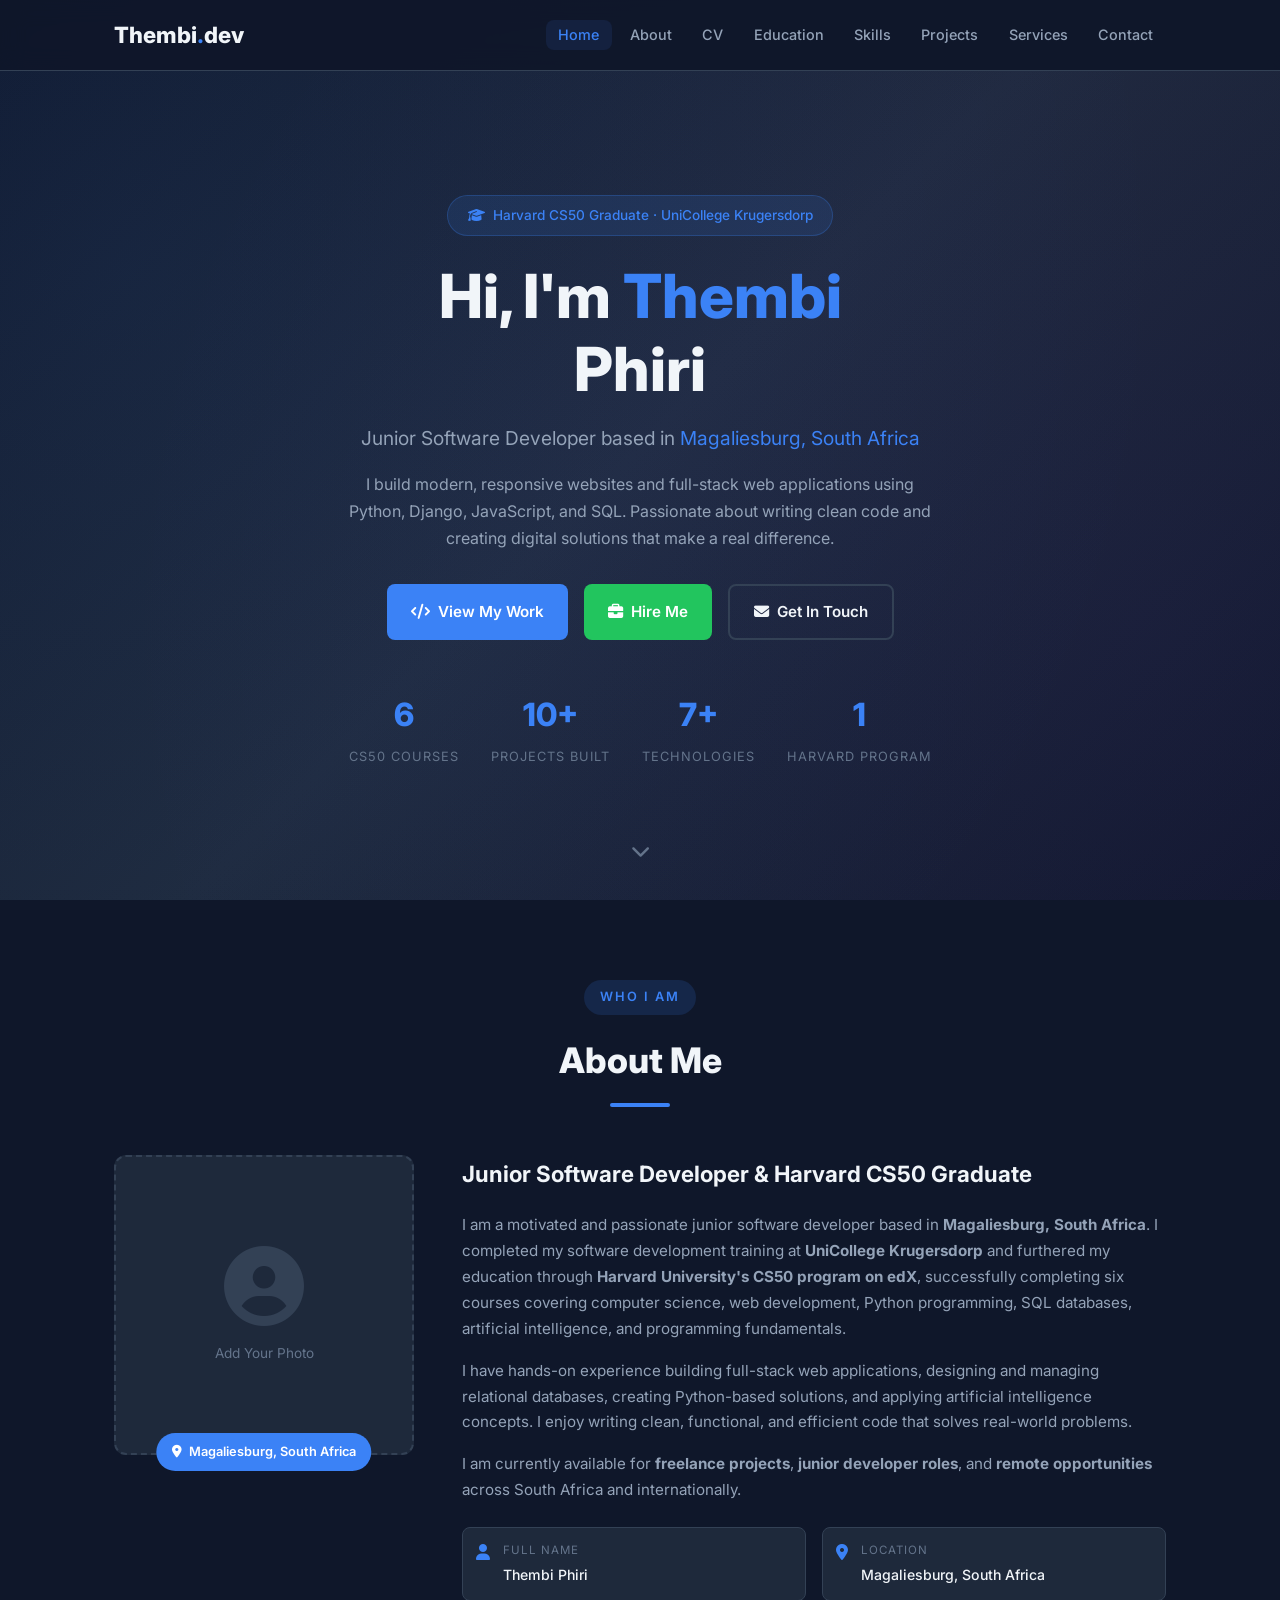
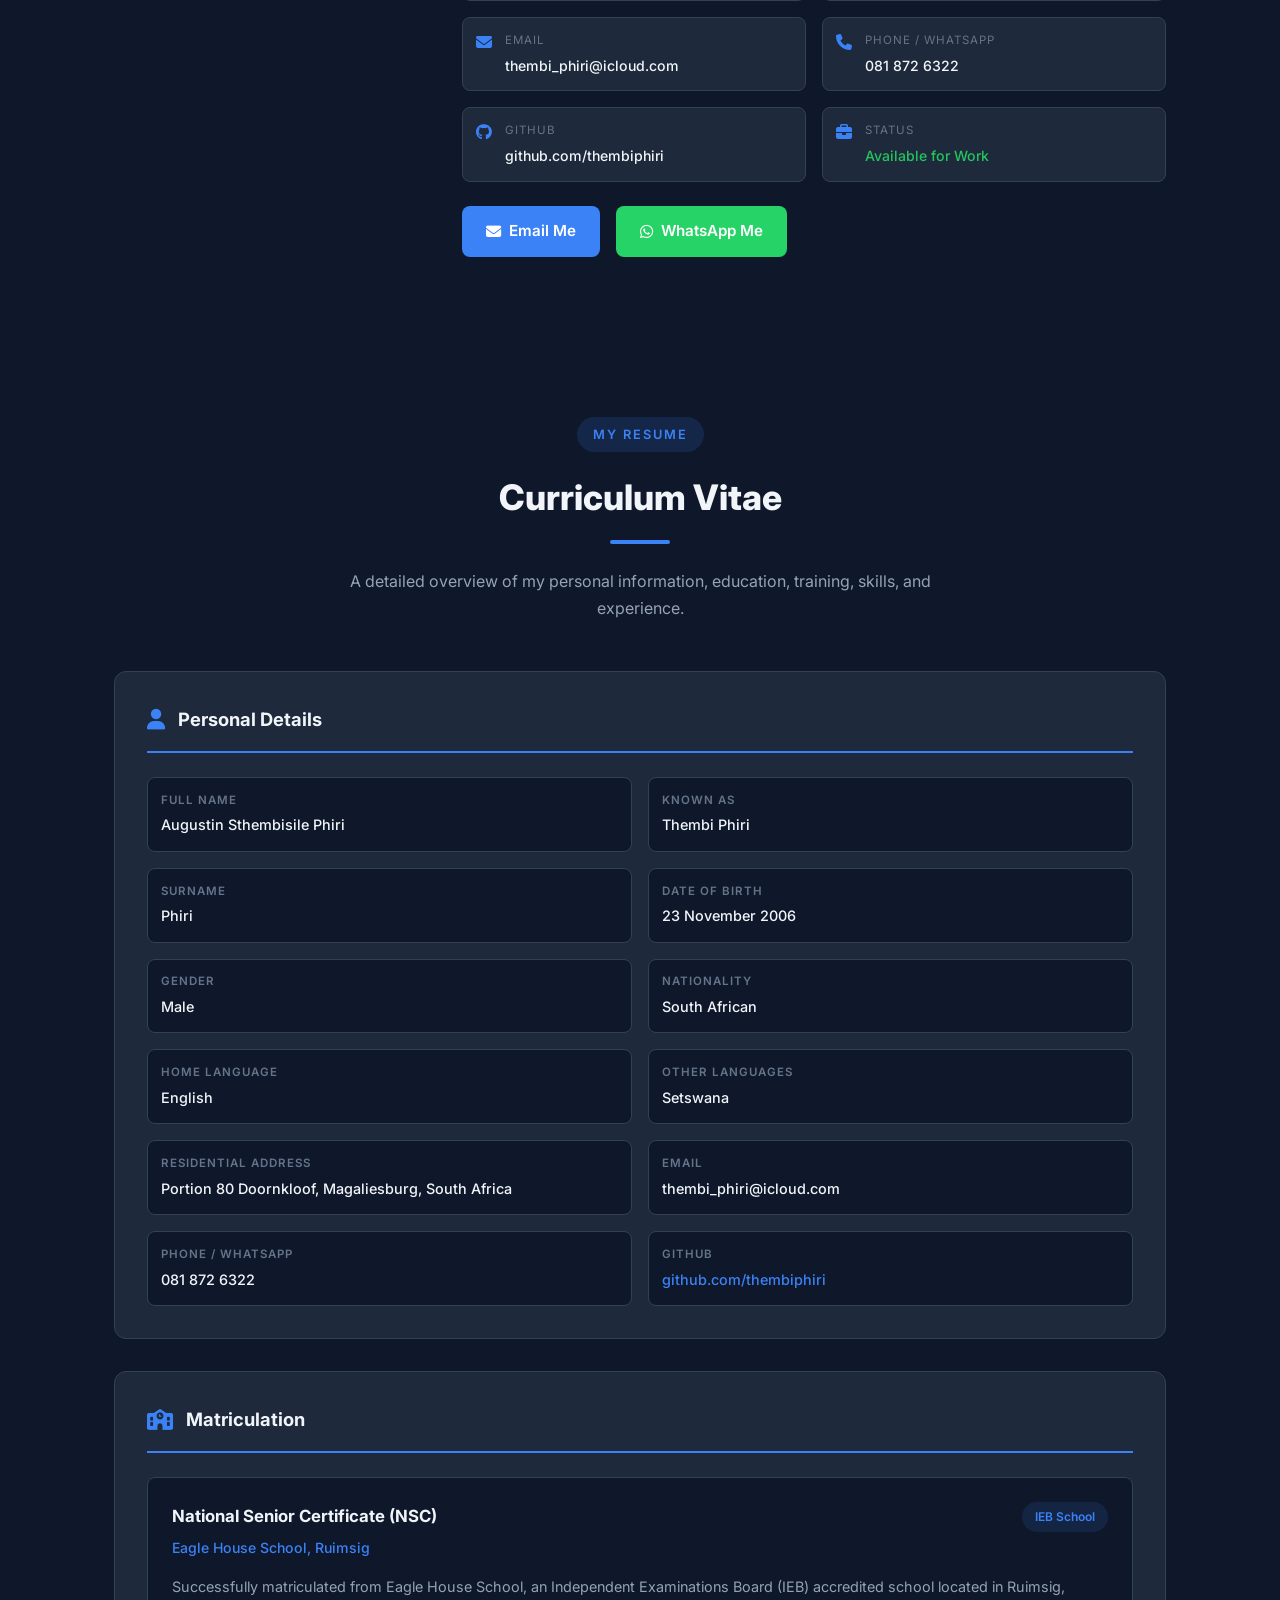
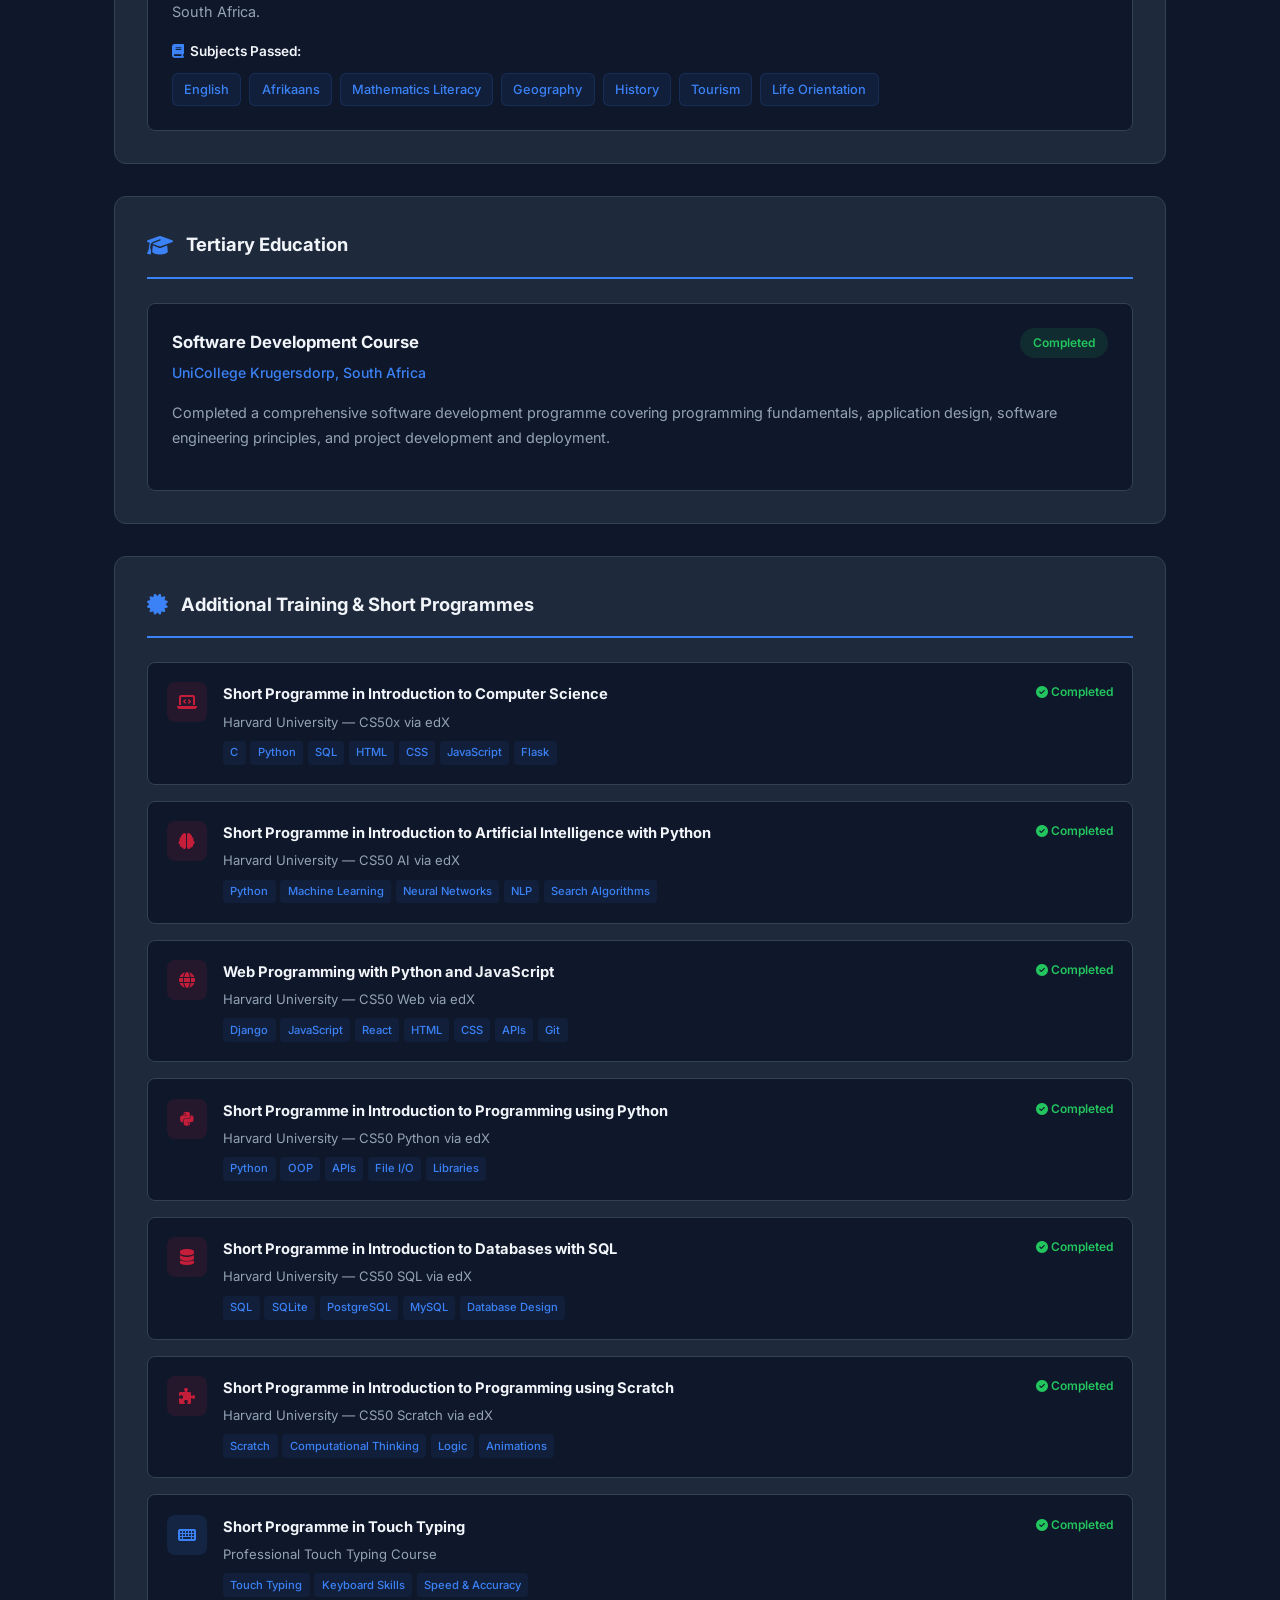
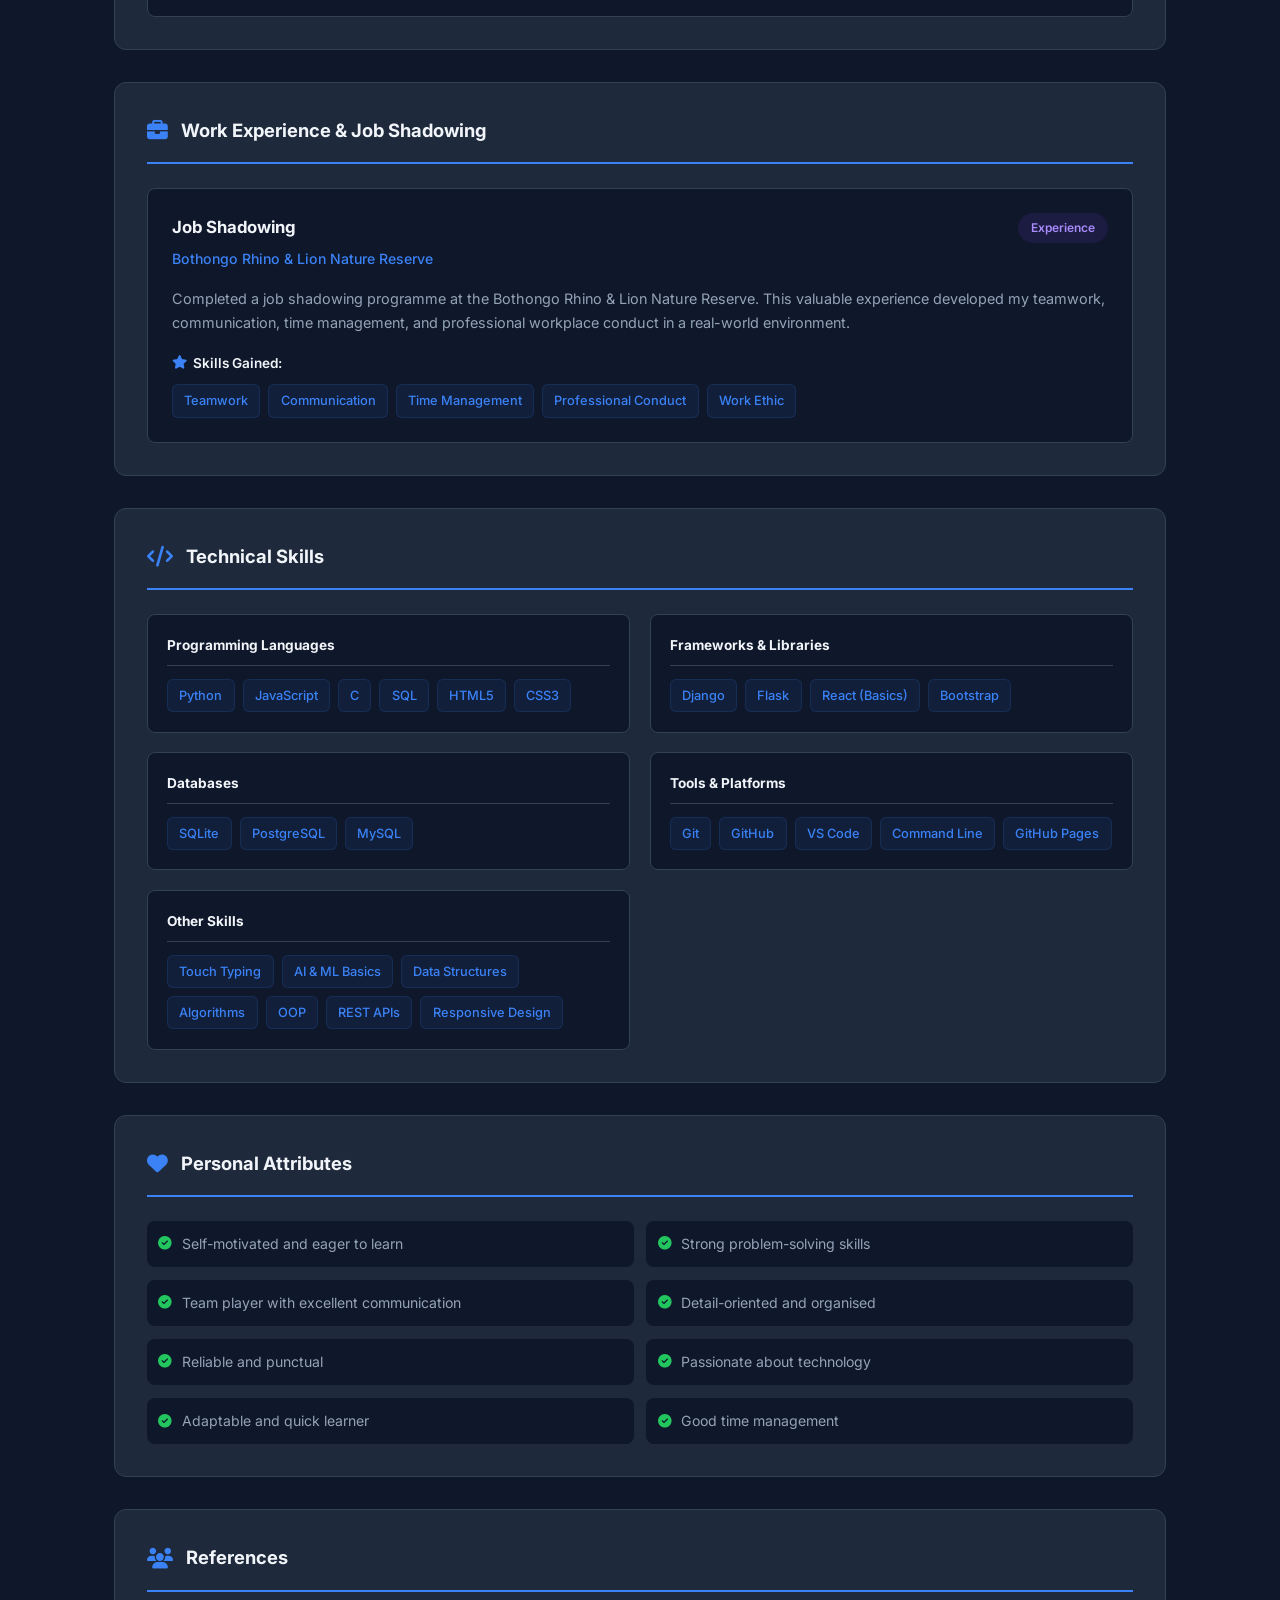
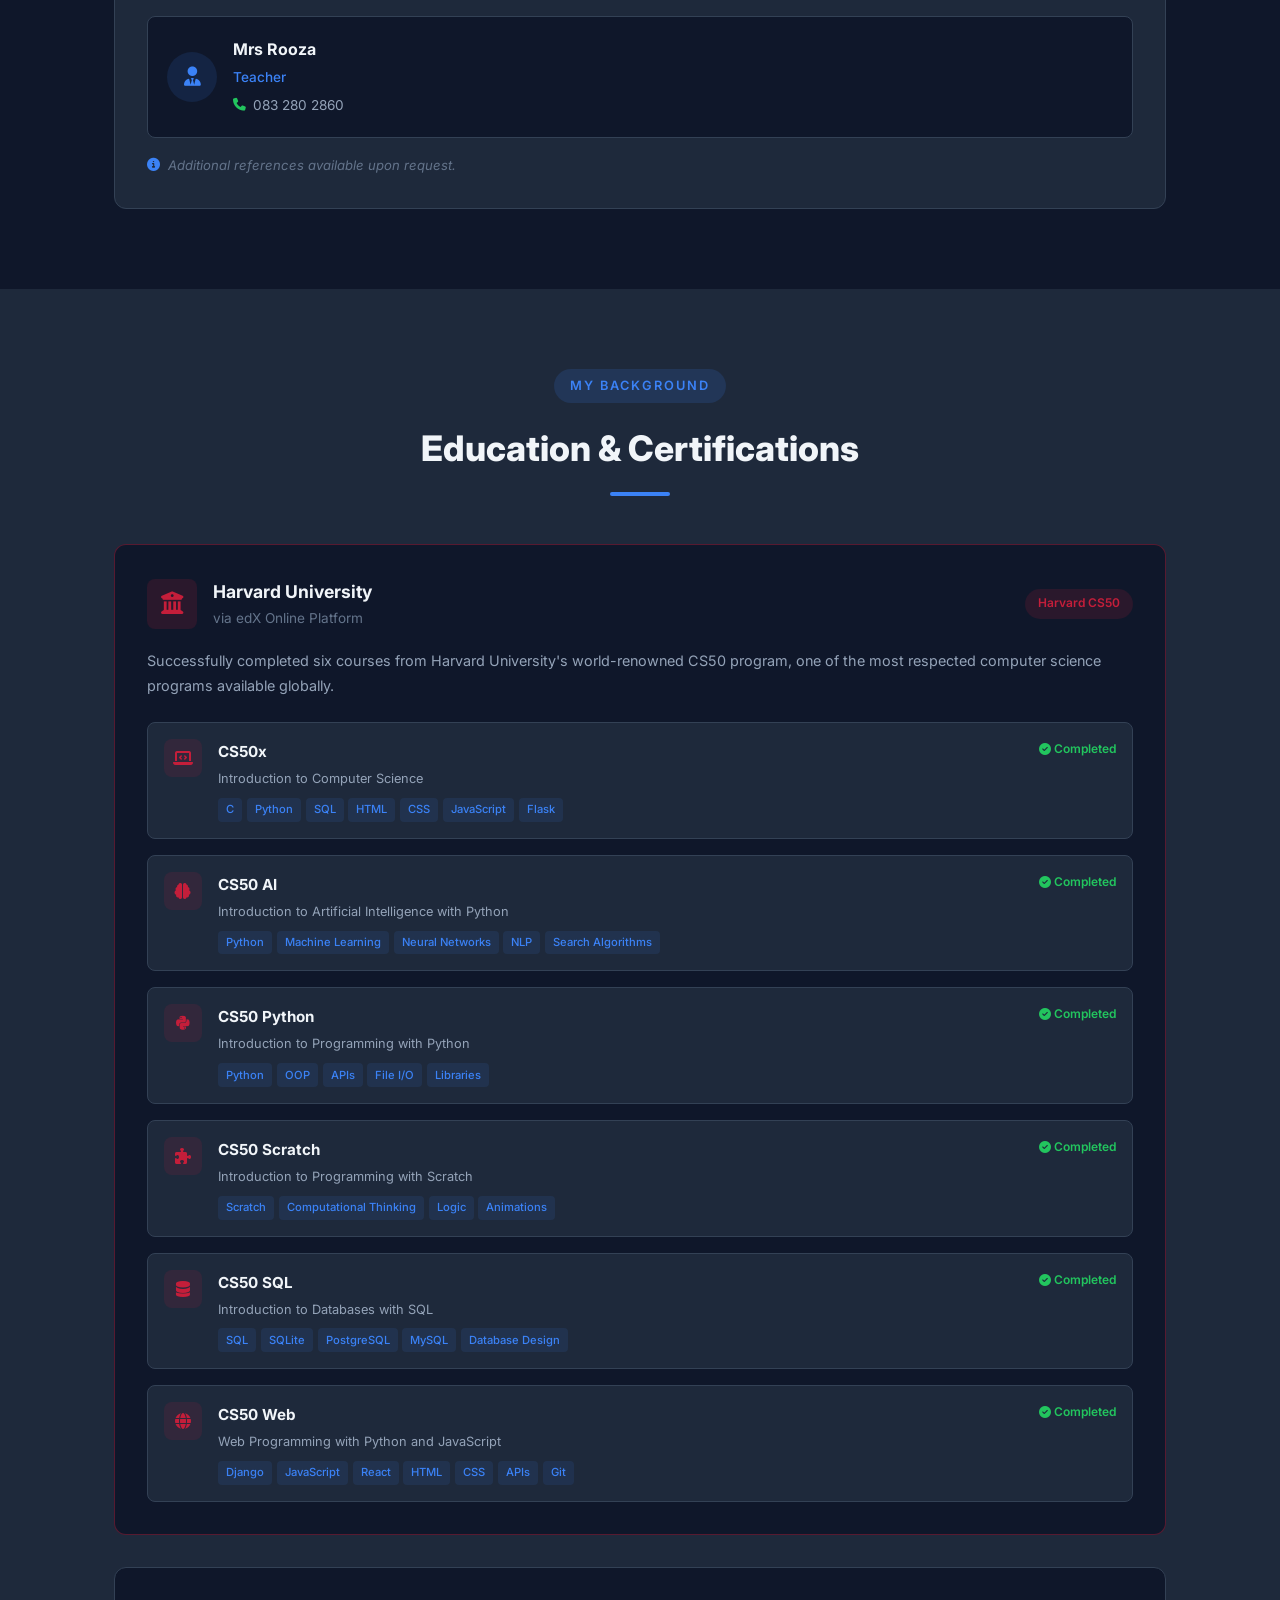
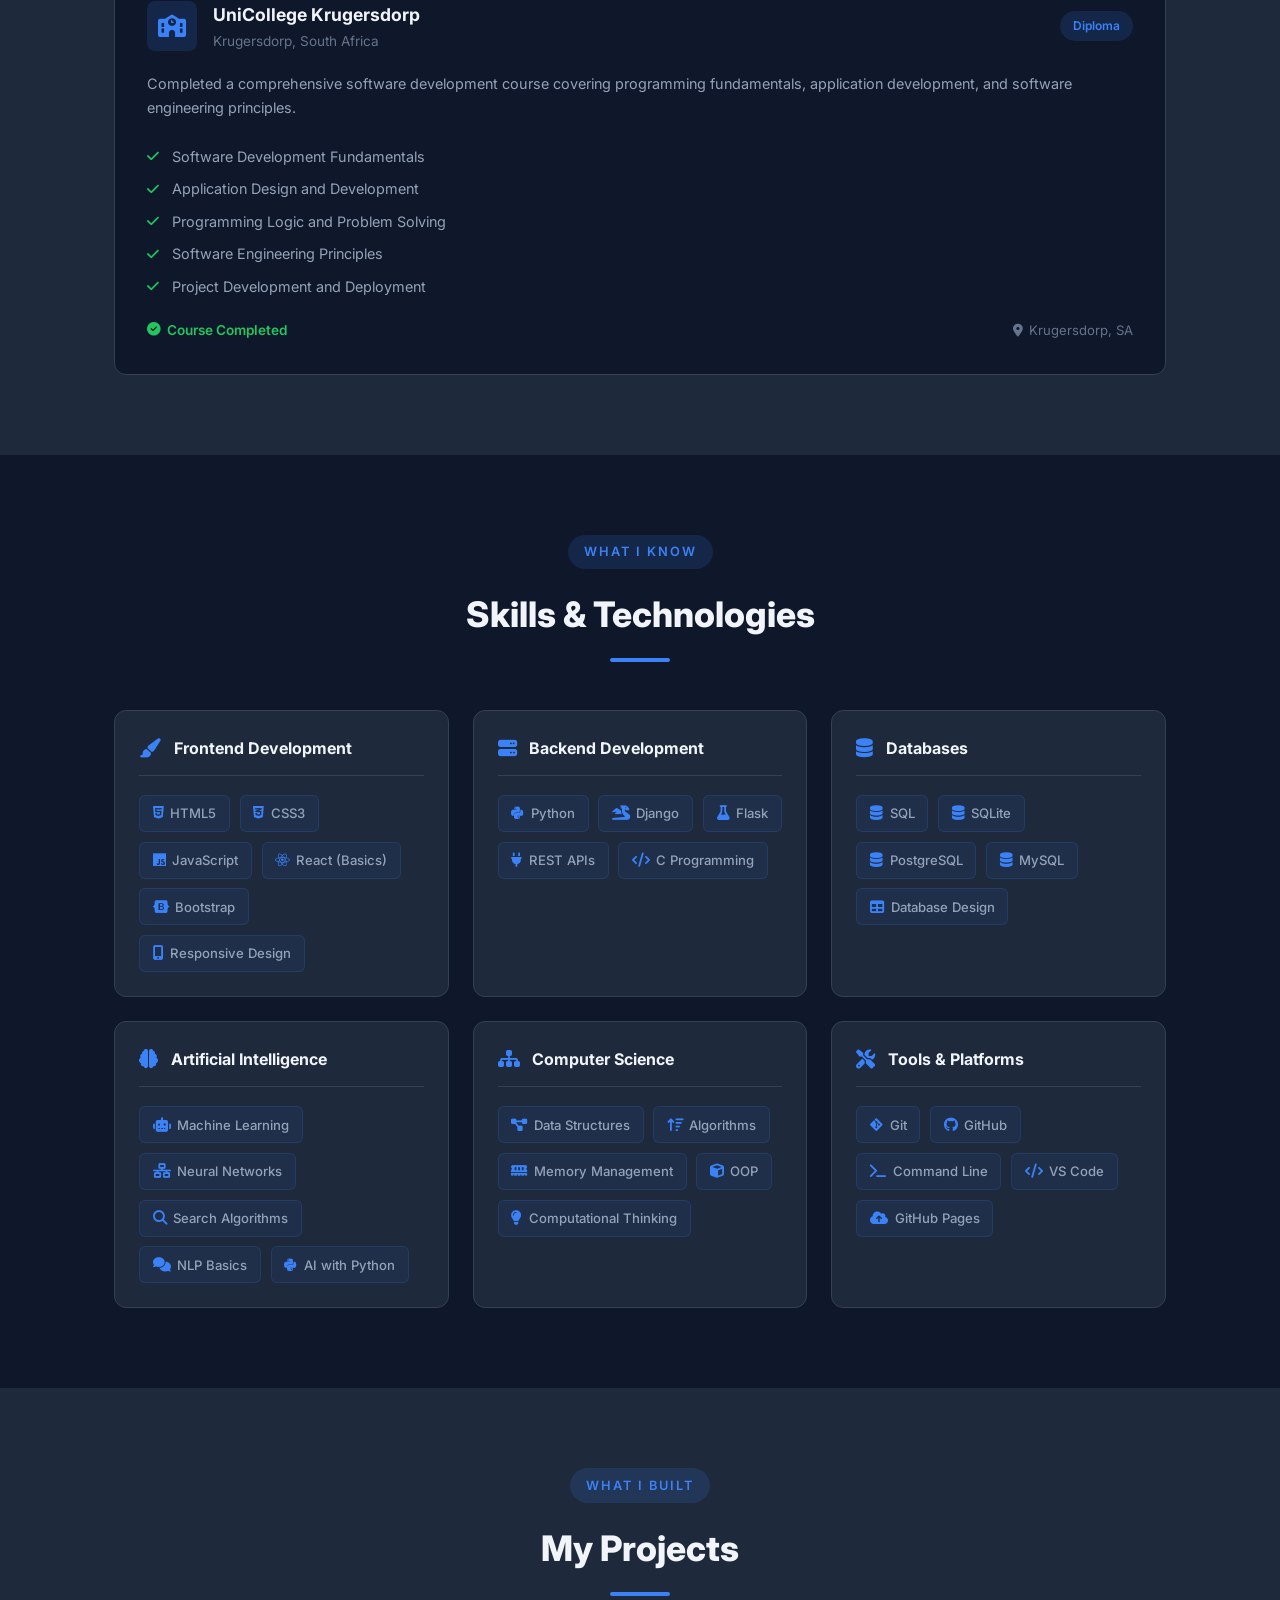
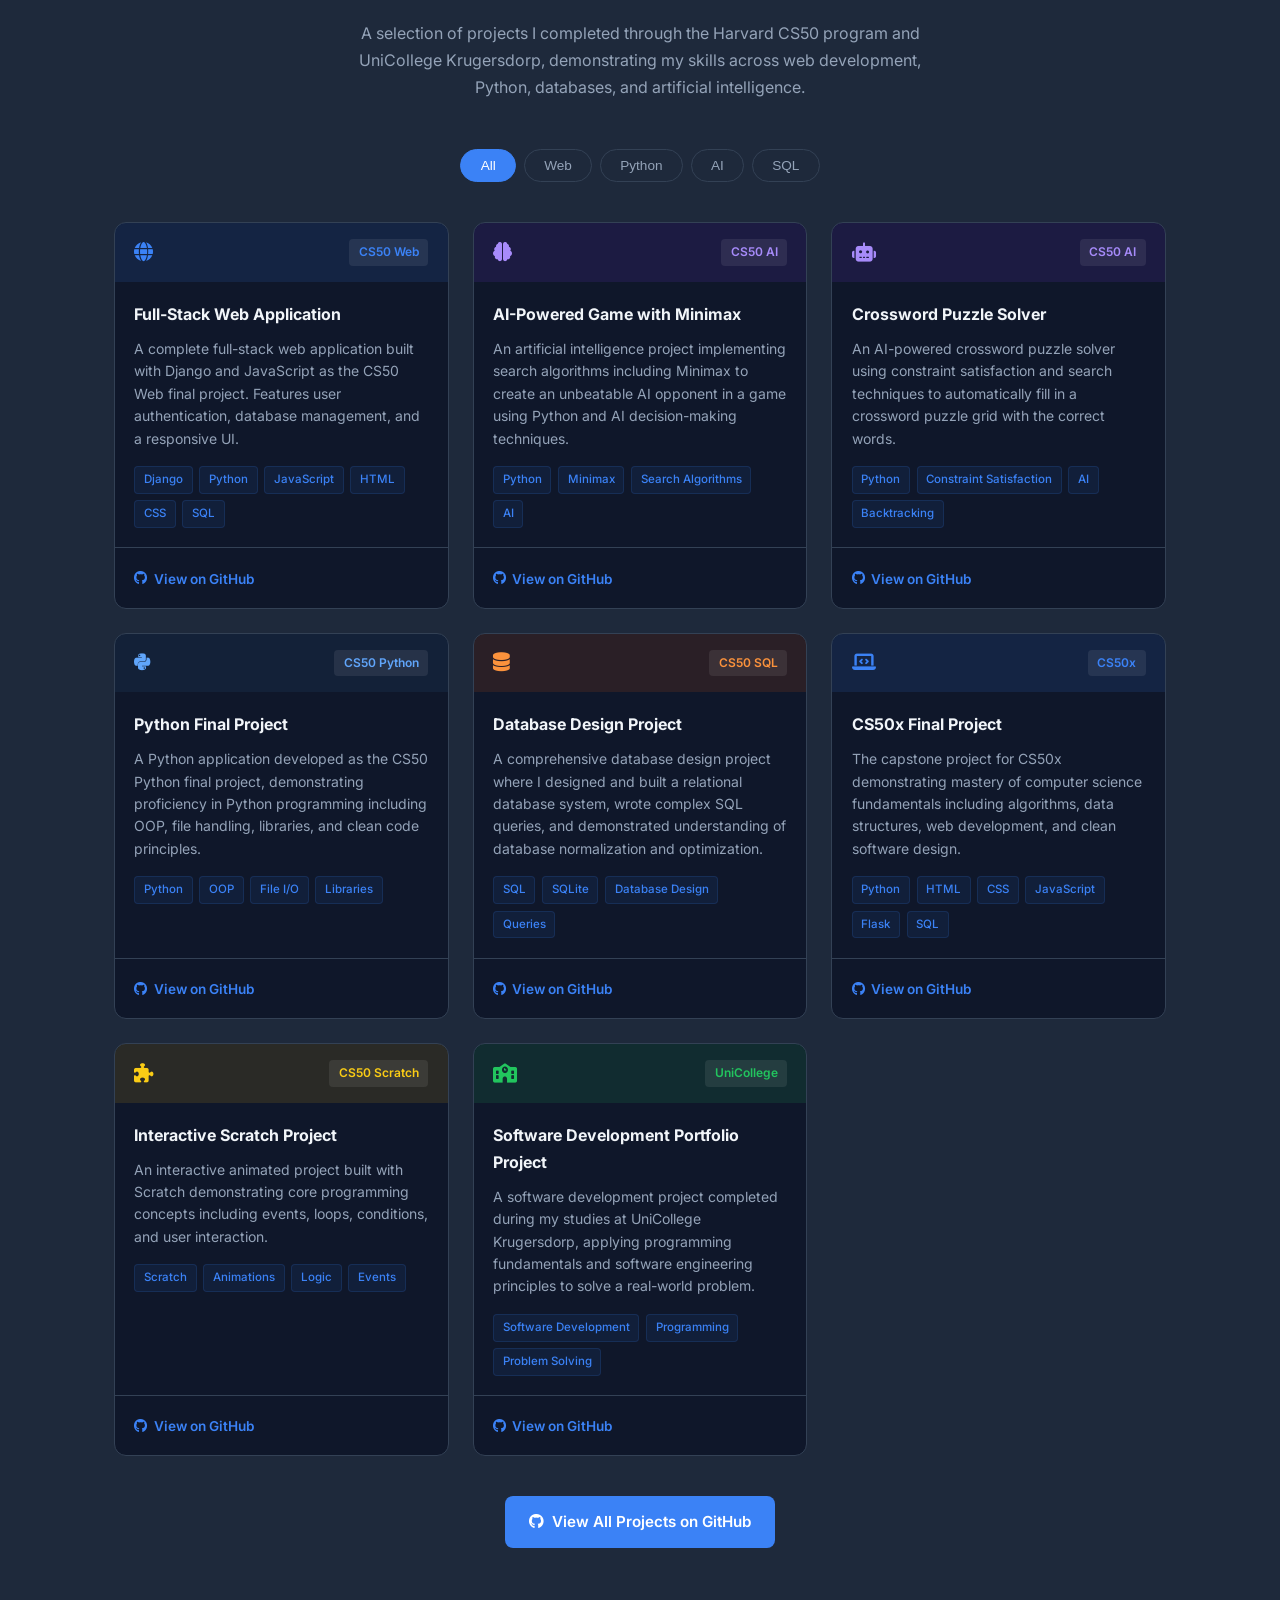
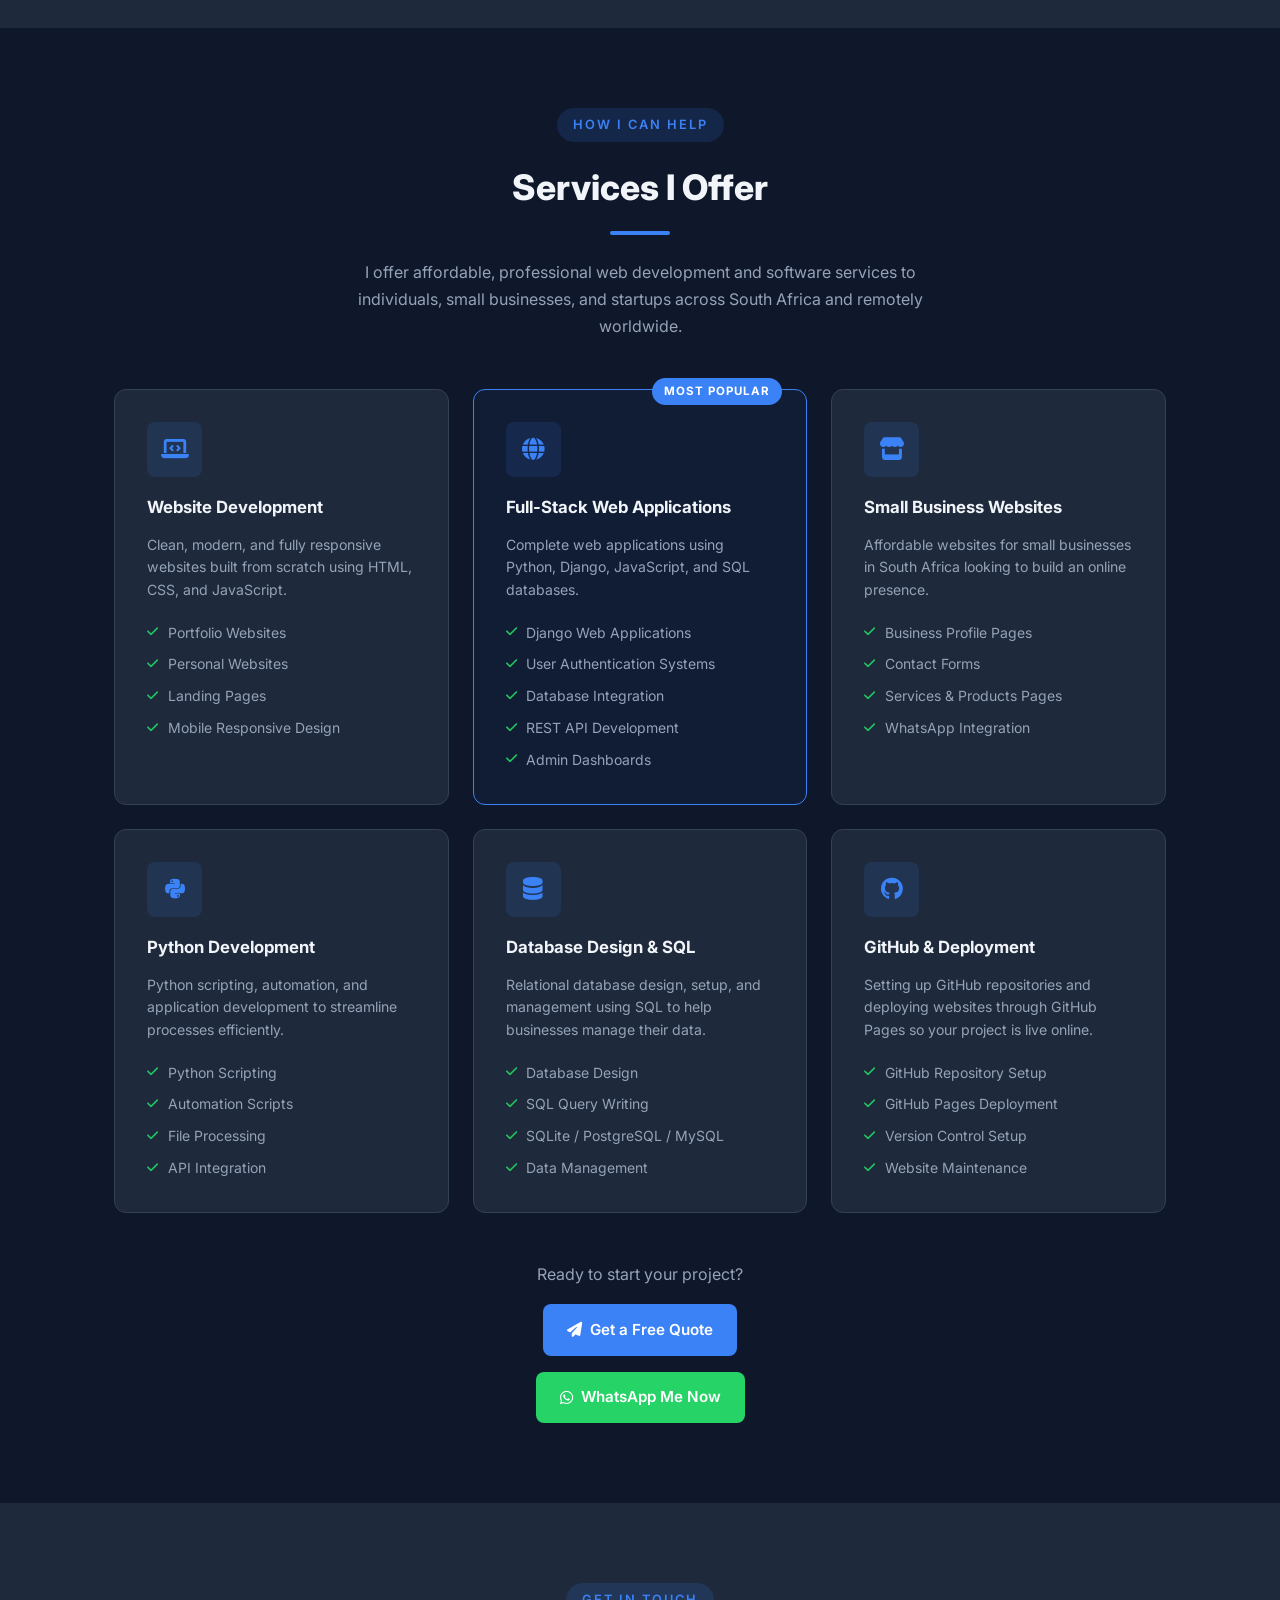
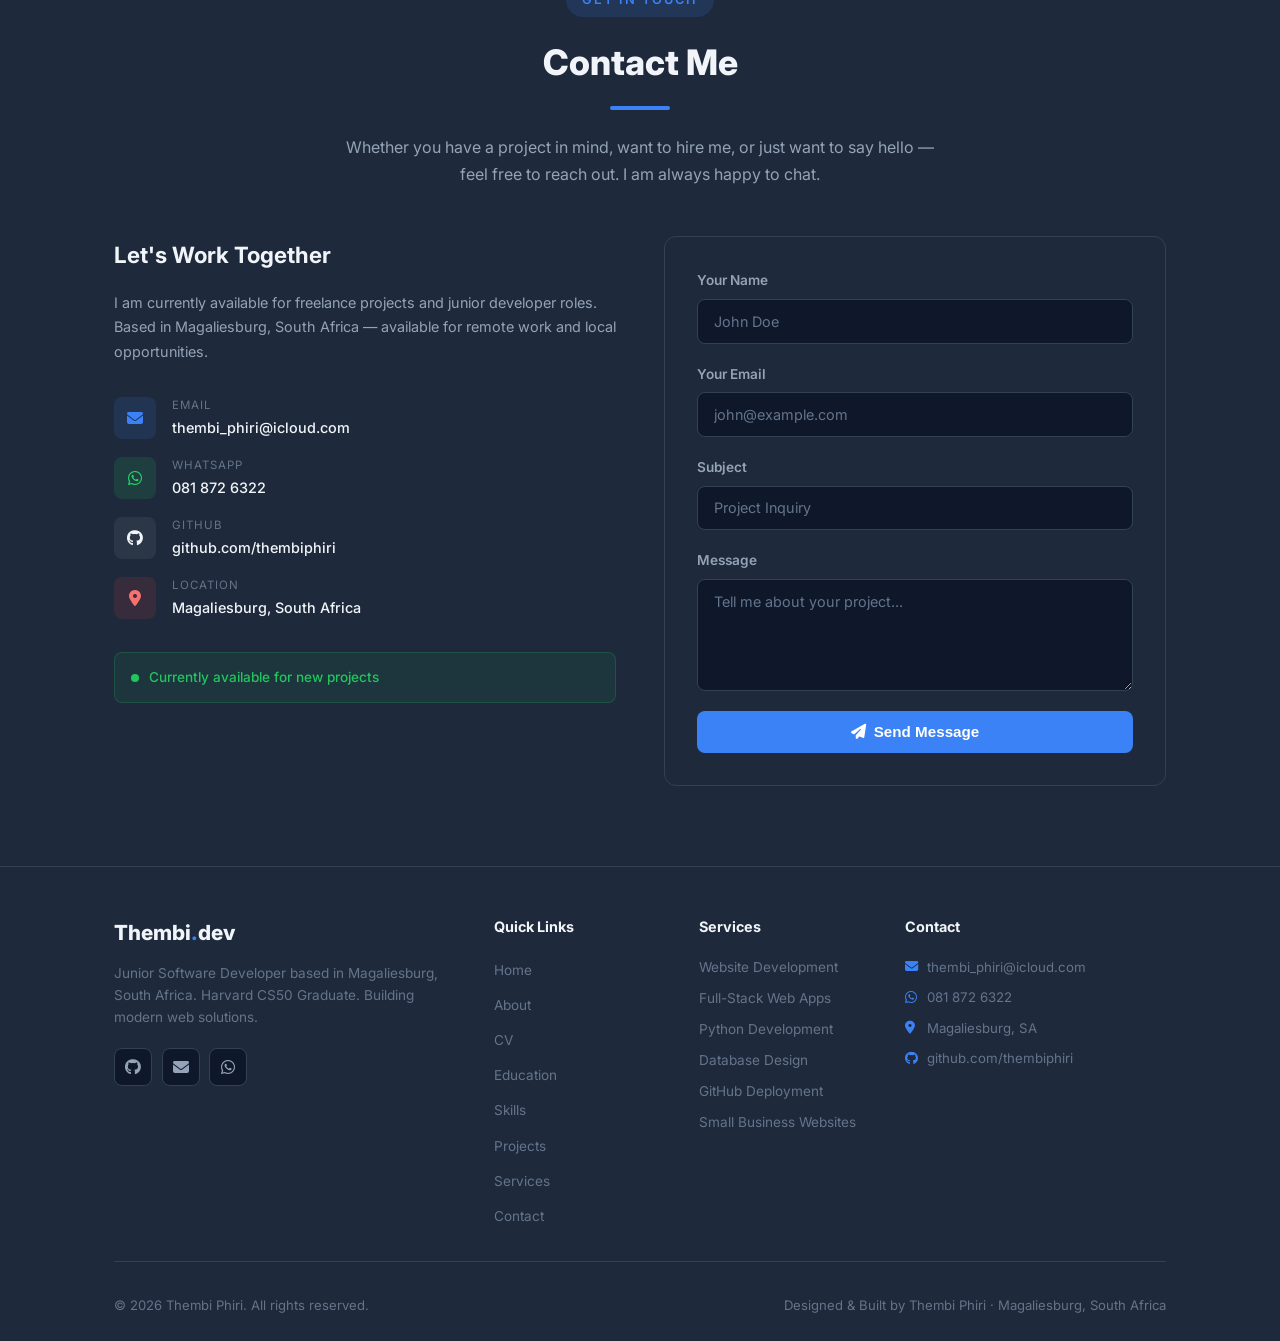
<file: index.html>
<!DOCTYPE html>
<html lang="en">
<head>
  <meta charset="UTF-8" />
  <meta name="viewport" content="width=device-width, initial-scale=1.0" />

  <!-- ===== PRIMARY SEO META TAGS ===== -->
  <title>Thembi Phiri | Software Developer Magaliesburg South Africa</title>
  <meta name="description" content="Thembi Phiri is a Junior Software Developer based in Magaliesburg, South Africa. Harvard CS50 Graduate. Offering web development, Python, Django, SQL and AI services. Available for freelance and remote work." />
  <meta name="keywords" content="Thembi Phiri, Software Developer Magaliesburg, Junior Developer South Africa, CS50 Graduate South Africa, Web Developer Magaliesburg, Python Developer South Africa, Django Developer, Full Stack Developer South Africa, Freelance Developer South Africa, Web Development South Africa" />
  <meta name="author" content="Thembi Phiri" />
  <meta name="robots" content="index, follow" />
  <meta name="language" content="English" />
  <meta name="revisit-after" content="7 days" />
  <meta name="theme-color" content="#0f172a" />
  <meta name="google-site-verification" content="googlea38e74c2155d30c3" />

  <!-- ===== OPEN GRAPH ===== -->
  <meta property="og:type" content="website" />
  <meta property="og:url" content="https://thembiphiri.github.io/" />
  <meta property="og:title" content="Thembi Phiri | Software Developer South Africa" />
  <meta property="og:description" content="Junior Software Developer based in Magaliesburg, South Africa. Harvard CS50 Graduate. Web development, Python, Django, SQL services available." />
  <meta property="og:image" content="https://thembiphiri.github.io/preview.png" />
  <meta property="og:site_name" content="Thembi Phiri Portfolio" />
  <meta property="og:locale" content="en_ZA" />

  <!-- ===== TWITTER CARD ===== -->
  <meta name="twitter:card" content="summary_large_image" />
  <meta name="twitter:url" content="https://thembiphiri.github.io/" />
  <meta name="twitter:title" content="Thembi Phiri | Software Developer South Africa" />
  <meta name="twitter:description" content="Junior Software Developer based in Magaliesburg, South Africa. Harvard CS50 Graduate." />
  <meta name="twitter:image" content="https://thembiphiri.github.io/preview.png" />

  <!-- ===== CANONICAL URL ===== -->
  <link rel="canonical" href="https://thembiphiri.github.io/" />

  <!-- ===== FAVICON ===== -->
  <link rel="icon" type="image/png" href="favicon.png" />
  <link rel="apple-touch-icon" href="favicon.png" />

  <!-- ===== FONTS & ICONS ===== -->
  <link rel="stylesheet" href="https://cdnjs.cloudflare.com/ajax/libs/font-awesome/6.5.0/css/all.min.css" />
  <link href="https://fonts.googleapis.com/css2?family=Inter:wght@300;400;500;600;700;800&display=swap" rel="stylesheet" />

  <!-- ===== STYLESHEET ===== -->
  <link rel="stylesheet" href="style.css" />

  <!-- ===== STRUCTURED DATA ===== -->
  <script type="application/ld+json">
  {
    "@context": "https://schema.org",
    "@type": "Person",
    "name": "Thembi Phiri",
    "alternateName": "Augustin Sthembisile Phiri",
    "url": "https://thembiphiri.github.io",
    "jobTitle": "Junior Software Developer",
    "description": "Junior Software Developer based in Magaliesburg, South Africa. Harvard CS50 Graduate specializing in web development, Python, Django, SQL and AI.",
    "address": {
      "@type": "PostalAddress",
      "addressLocality": "Magaliesburg",
      "addressCountry": "ZA"
    },
    "email": "thembi_phiri@icloud.com",
    "telephone": "+27818726322",
    "sameAs": [
      "https://github.com/thembiphiri"
    ],
    "knowsAbout": [
      "Python","Django","JavaScript","HTML","CSS",
      "SQL","Web Development","Artificial Intelligence",
      "Full Stack Development"
    ],
    "alumniOf": [
      {
        "@type": "Organization",
        "name": "Harvard University CS50",
        "url": "https://cs50.harvard.edu"
      },
      {
        "@type": "Organization",
        "name": "UniCollege Krugersdorp"
      }
    ]
  }
  </script>
</head>
<body>

  <!-- ========== NAVIGATION ========== -->
  <nav class="navbar" id="navbar">
    <div class="nav-container">
      <div class="nav-logo">
        <span class="logo-text">Thembi<span class="accent">.</span>dev</span>
      </div>
      <ul class="nav-links" id="nav-links">
        <li><a href="#home" class="nav-link">Home</a></li>
        <li><a href="#about" class="nav-link">About</a></li>
        <li><a href="#cv" class="nav-link">CV</a></li>
        <li><a href="#education" class="nav-link">Education</a></li>
        <li><a href="#skills" class="nav-link">Skills</a></li>
        <li><a href="#projects" class="nav-link">Projects</a></li>
        <li><a href="#services" class="nav-link">Services</a></li>
        <li><a href="#contact" class="nav-link">Contact</a></li>
      </ul>
      <div class="hamburger" id="hamburger">
        <span></span>
        <span></span>
        <span></span>
      </div>
    </div>
  </nav>

  <!-- ========== HERO SECTION ========== -->
  <section class="hero" id="home">
    <div class="hero-container">
      <div class="hero-badge">
        <i class="fas fa-graduation-cap"></i>
        Harvard CS50 Graduate · UniCollege Krugersdorp
      </div>
      <h1 class="hero-title">
        Hi, I'm <span class="accent">Thembi</span><br />
        Phiri
      </h1>
      <p class="hero-subtitle">
        Junior Software Developer based in
        <span class="accent">Magaliesburg, South Africa</span>
      </p>
      <p class="hero-description">
        I build modern, responsive websites and full-stack web applications
        using Python, Django, JavaScript, and SQL. Passionate about writing
        clean code and creating digital solutions that make a real difference.
      </p>
      <div class="hero-buttons">
        <a href="#projects" class="btn btn-primary">
          <i class="fas fa-code"></i> View My Work
        </a>
        <a href="#services" class="btn btn-secondary">
          <i class="fas fa-briefcase"></i> Hire Me
        </a>
        <a href="#contact" class="btn btn-outline">
          <i class="fas fa-envelope"></i> Get In Touch
        </a>
      </div>
      <div class="hero-stats">
        <div class="stat">
          <span class="stat-number">6</span>
          <span class="stat-label">CS50 Courses</span>
        </div>
        <div class="stat">
          <span class="stat-number">10+</span>
          <span class="stat-label">Projects Built</span>
        </div>
        <div class="stat">
          <span class="stat-number">7+</span>
          <span class="stat-label">Technologies</span>
        </div>
        <div class="stat">
          <span class="stat-number">1</span>
          <span class="stat-label">Harvard Program</span>
        </div>
      </div>
    </div>
    <div class="hero-scroll">
      <a href="#about">
        <i class="fas fa-chevron-down"></i>
      </a>
    </div>
  </section>

  <!-- ========== ABOUT SECTION ========== -->
  <section class="section" id="about">
    <div class="container">
      <div class="section-header">
        <span class="section-tag">Who I Am</span>
        <h2 class="section-title">About Me</h2>
        <div class="section-line"></div>
      </div>
      <div class="about-grid">
        <div class="about-image-wrapper">
          <div class="about-image-placeholder">
            <i class="fas fa-user-circle"></i>
            <p>Add Your Photo</p>
          </div>
          <div class="about-location-badge">
            <i class="fas fa-map-marker-alt"></i>
            Magaliesburg, South Africa
          </div>
        </div>
        <div class="about-content">
          <h3 class="about-heading">
            Junior Software Developer &amp; Harvard CS50 Graduate
          </h3>
          <p class="about-text">
            I am a motivated and passionate junior software developer based in
            <strong>Magaliesburg, South Africa</strong>. I completed my software
            development training at <strong>UniCollege Krugersdorp</strong> and
            furthered my education through <strong>Harvard University's CS50
            program on edX</strong>, successfully completing six courses covering
            computer science, web development, Python programming, SQL databases,
            artificial intelligence, and programming fundamentals.
          </p>
          <p class="about-text">
            I have hands-on experience building full-stack web applications,
            designing and managing relational databases, creating Python-based
            solutions, and applying artificial intelligence concepts. I enjoy
            writing clean, functional, and efficient code that solves real-world
            problems.
          </p>
          <p class="about-text">
            I am currently available for <strong>freelance projects</strong>,
            <strong>junior developer roles</strong>, and
            <strong>remote opportunities</strong> across South Africa and
            internationally.
          </p>
          <div class="about-info-grid">
            <div class="about-info-item">
              <i class="fas fa-user"></i>
              <div>
                <span class="info-label">Full Name</span>
                <span class="info-value">Thembi Phiri</span>
              </div>
            </div>
            <div class="about-info-item">
              <i class="fas fa-map-marker-alt"></i>
              <div>
                <span class="info-label">Location</span>
                <span class="info-value">Magaliesburg, South Africa</span>
              </div>
            </div>
            <div class="about-info-item">
              <i class="fas fa-envelope"></i>
              <div>
                <span class="info-label">Email</span>
                <span class="info-value">thembi_phiri@icloud.com</span>
              </div>
            </div>
            <div class="about-info-item">
              <i class="fas fa-phone"></i>
              <div>
                <span class="info-label">Phone / WhatsApp</span>
                <span class="info-value">081 872 6322</span>
              </div>
            </div>
            <div class="about-info-item">
              <i class="fab fa-github"></i>
              <div>
                <span class="info-label">GitHub</span>
                <span class="info-value">github.com/thembiphiri</span>
              </div>
            </div>
            <div class="about-info-item">
              <i class="fas fa-briefcase"></i>
              <div>
                <span class="info-label">Status</span>
                <span class="info-value available">Available for Work</span>
              </div>
            </div>
          </div>
          <div class="about-buttons">
            <a href="mailto:thembi_phiri@icloud.com" class="btn btn-primary">
              <i class="fas fa-envelope"></i> Email Me
            </a>
            <a href="https://wa.me/27818726322" target="_blank" class="btn btn-whatsapp">
              <i class="fab fa-whatsapp"></i> WhatsApp Me
            </a>
          </div>
        </div>
      </div>
    </div>
  </section>

  <!-- ========== CV SECTION ========== -->
  <section class="section" id="cv">
    <div class="container">
      <div class="section-header">
        <span class="section-tag">My Resume</span>
        <h2 class="section-title">Curriculum Vitae</h2>
        <div class="section-line"></div>
        <p class="section-description">
          A detailed overview of my personal information, education, training,
          skills, and experience.
        </p>
      </div>

      <div class="cv-container">

        <!-- PERSONAL DETAILS -->
        <div class="cv-section">
          <div class="cv-section-header">
            <i class="fas fa-user"></i>
            <h3>Personal Details</h3>
          </div>
          <div class="cv-details-grid">
            <div class="cv-detail">
              <span class="cv-label">Full Name</span>
              <span class="cv-value">Augustin Sthembisile Phiri</span>
            </div>
            <div class="cv-detail">
              <span class="cv-label">Known As</span>
              <span class="cv-value">Thembi Phiri</span>
            </div>
            <div class="cv-detail">
              <span class="cv-label">Surname</span>
              <span class="cv-value">Phiri</span>
            </div>
            <div class="cv-detail">
              <span class="cv-label">Date of Birth</span>
              <span class="cv-value">23 November 2006</span>
            </div>
            <div class="cv-detail">
              <span class="cv-label">Gender</span>
              <span class="cv-value">Male</span>
            </div>
            <div class="cv-detail">
              <span class="cv-label">Nationality</span>
              <span class="cv-value">South African</span>
            </div>
            <div class="cv-detail">
              <span class="cv-label">Home Language</span>
              <span class="cv-value">English</span>
            </div>
            <div class="cv-detail">
              <span class="cv-label">Other Languages</span>
              <span class="cv-value">Setswana</span>
            </div>
            <div class="cv-detail">
              <span class="cv-label">Residential Address</span>
              <span class="cv-value">
                Portion 80 Doornkloof, Magaliesburg, South Africa
              </span>
            </div>
            <div class="cv-detail">
              <span class="cv-label">Email</span>
              <span class="cv-value">thembi_phiri@icloud.com</span>
            </div>
            <div class="cv-detail">
              <span class="cv-label">Phone / WhatsApp</span>
              <span class="cv-value">081 872 6322</span>
            </div>
            <div class="cv-detail">
              <span class="cv-label">GitHub</span>
              <span class="cv-value">
                <a href="https://github.com/thembiphiri" target="_blank">
                  github.com/thembiphiri
                </a>
              </span>
            </div>
          </div>
        </div>

        <!-- MATRICULATION -->
        <div class="cv-section">
          <div class="cv-section-header">
            <i class="fas fa-school"></i>
            <h3>Matriculation</h3>
          </div>
          <div class="cv-entry">
            <div class="cv-entry-header">
              <div class="cv-entry-title">
                <h4>National Senior Certificate (NSC)</h4>
                <p class="cv-institution">Eagle House School, Ruimsig</p>
              </div>
              <div class="cv-entry-badge">IEB School</div>
            </div>
            <div class="cv-entry-details">
              <p class="cv-entry-description">
                Successfully matriculated from Eagle House School, an
                Independent Examinations Board (IEB) accredited school
                located in Ruimsig, South Africa.
              </p>
              <div class="cv-subjects">
                <h5><i class="fas fa-book"></i> Subjects Passed:</h5>
                <div class="cv-subject-list">
                  <span class="cv-subject-item">English</span>
                  <span class="cv-subject-item">Afrikaans</span>
                  <span class="cv-subject-item">Mathematics Literacy</span>
                  <span class="cv-subject-item">Geography</span>
                  <span class="cv-subject-item">History</span>
                  <span class="cv-subject-item">Tourism</span>
                  <span class="cv-subject-item">Life Orientation</span>
                </div>
              </div>
            </div>
          </div>
        </div>

        <!-- TERTIARY EDUCATION -->
        <div class="cv-section">
          <div class="cv-section-header">
            <i class="fas fa-graduation-cap"></i>
            <h3>Tertiary Education</h3>
          </div>
          <div class="cv-entry">
            <div class="cv-entry-header">
              <div class="cv-entry-title">
                <h4>Software Development Course</h4>
                <p class="cv-institution">
                  UniCollege Krugersdorp, South Africa
                </p>
              </div>
              <div class="cv-entry-badge completed-badge">Completed</div>
            </div>
            <div class="cv-entry-details">
              <p class="cv-entry-description">
                Completed a comprehensive software development programme
                covering programming fundamentals, application design,
                software engineering principles, and project development
                and deployment.
              </p>
            </div>
          </div>
        </div>

        <!-- ADDITIONAL TRAINING -->
        <div class="cv-section">
          <div class="cv-section-header">
            <i class="fas fa-certificate"></i>
            <h3>Additional Training &amp; Short Programmes</h3>
          </div>
          <div class="cv-training-grid">

            <div class="cv-training-item">
              <div class="cv-training-icon harvard-icon">
                <i class="fas fa-laptop-code"></i>
              </div>
              <div class="cv-training-info">
                <h4>Short Programme in Introduction to Computer Science</h4>
                <p>Harvard University — CS50x via edX</p>
                <div class="cv-training-tags">
                  <span>C</span><span>Python</span><span>SQL</span>
                  <span>HTML</span><span>CSS</span>
                  <span>JavaScript</span><span>Flask</span>
                </div>
              </div>
              <div class="cv-training-status">
                <i class="fas fa-check-circle"></i> Completed
              </div>
            </div>

            <div class="cv-training-item">
              <div class="cv-training-icon harvard-icon">
                <i class="fas fa-brain"></i>
              </div>
              <div class="cv-training-info">
                <h4>
                  Short Programme in Introduction to Artificial
                  Intelligence with Python
                </h4>
                <p>Harvard University — CS50 AI via edX</p>
                <div class="cv-training-tags">
                  <span>Python</span><span>Machine Learning</span>
                  <span>Neural Networks</span><span>NLP</span>
                  <span>Search Algorithms</span>
                </div>
              </div>
              <div class="cv-training-status">
                <i class="fas fa-check-circle"></i> Completed
              </div>
            </div>

            <div class="cv-training-item">
              <div class="cv-training-icon harvard-icon">
                <i class="fas fa-globe"></i>
              </div>
              <div class="cv-training-info">
                <h4>Web Programming with Python and JavaScript</h4>
                <p>Harvard University — CS50 Web via edX</p>
                <div class="cv-training-tags">
                  <span>Django</span><span>JavaScript</span>
                  <span>React</span><span>HTML</span>
                  <span>CSS</span><span>APIs</span><span>Git</span>
                </div>
              </div>
              <div class="cv-training-status">
                <i class="fas fa-check-circle"></i> Completed
              </div>
            </div>

            <div class="cv-training-item">
              <div class="cv-training-icon harvard-icon">
                <i class="fab fa-python"></i>
              </div>
              <div class="cv-training-info">
                <h4>
                  Short Programme in Introduction to Programming
                  using Python
                </h4>
                <p>Harvard University — CS50 Python via edX</p>
                <div class="cv-training-tags">
                  <span>Python</span><span>OOP</span>
                  <span>APIs</span><span>File I/O</span>
                  <span>Libraries</span>
                </div>
              </div>
              <div class="cv-training-status">
                <i class="fas fa-check-circle"></i> Completed
              </div>
            </div>

            <div class="cv-training-item">
              <div class="cv-training-icon harvard-icon">
                <i class="fas fa-database"></i>
              </div>
              <div class="cv-training-info">
                <h4>
                  Short Programme in Introduction to Databases with SQL
                </h4>
                <p>Harvard University — CS50 SQL via edX</p>
                <div class="cv-training-tags">
                  <span>SQL</span><span>SQLite</span>
                  <span>PostgreSQL</span><span>MySQL</span>
                  <span>Database Design</span>
                </div>
              </div>
              <div class="cv-training-status">
                <i class="fas fa-check-circle"></i> Completed
              </div>
            </div>

            <div class="cv-training-item">
              <div class="cv-training-icon harvard-icon">
                <i class="fas fa-puzzle-piece"></i>
              </div>
              <div class="cv-training-info">
                <h4>
                  Short Programme in Introduction to Programming
                  using Scratch
                </h4>
                <p>Harvard University — CS50 Scratch via edX</p>
                <div class="cv-training-tags">
                  <span>Scratch</span>
                  <span>Computational Thinking</span>
                  <span>Logic</span><span>Animations</span>
                </div>
              </div>
              <div class="cv-training-status">
                <i class="fas fa-check-circle"></i> Completed
              </div>
            </div>

            <div class="cv-training-item">
              <div class="cv-training-icon typing-icon">
                <i class="fas fa-keyboard"></i>
              </div>
              <div class="cv-training-info">
                <h4>Short Programme in Touch Typing</h4>
                <p>Professional Touch Typing Course</p>
                <div class="cv-training-tags">
                  <span>Touch Typing</span>
                  <span>Keyboard Skills</span>
                  <span>Speed &amp; Accuracy</span>
                </div>
              </div>
              <div class="cv-training-status">
                <i class="fas fa-check-circle"></i> Completed
              </div>
            </div>

          </div>
        </div>

        <!-- WORK EXPERIENCE -->
        <div class="cv-section">
          <div class="cv-section-header">
            <i class="fas fa-briefcase"></i>
            <h3>Work Experience &amp; Job Shadowing</h3>
          </div>
          <div class="cv-entry">
            <div class="cv-entry-header">
              <div class="cv-entry-title">
                <h4>Job Shadowing</h4>
                <p class="cv-institution">
                  Bothongo Rhino &amp; Lion Nature Reserve
                </p>
              </div>
              <div class="cv-entry-badge experience-badge">Experience</div>
            </div>
            <div class="cv-entry-details">
              <p class="cv-entry-description">
                Completed a job shadowing programme at the Bothongo
                Rhino &amp; Lion Nature Reserve. This valuable experience
                developed my teamwork, communication, time management,
                and professional workplace conduct in a real-world
                environment.
              </p>
              <div class="cv-skills-gained">
                <h5><i class="fas fa-star"></i> Skills Gained:</h5>
                <div class="cv-subject-list">
                  <span class="cv-subject-item">Teamwork</span>
                  <span class="cv-subject-item">Communication</span>
                  <span class="cv-subject-item">Time Management</span>
                  <span class="cv-subject-item">Professional Conduct</span>
                  <span class="cv-subject-item">Work Ethic</span>
                </div>
              </div>
            </div>
          </div>
        </div>

        <!-- TECHNICAL SKILLS -->
        <div class="cv-section">
          <div class="cv-section-header">
            <i class="fas fa-code"></i>
            <h3>Technical Skills</h3>
          </div>
          <div class="cv-skills-categories">
            <div class="cv-skill-group">
              <h5>Programming Languages</h5>
              <div class="cv-subject-list">
                <span class="cv-subject-item">Python</span>
                <span class="cv-subject-item">JavaScript</span>
                <span class="cv-subject-item">C</span>
                <span class="cv-subject-item">SQL</span>
                <span class="cv-subject-item">HTML5</span>
                <span class="cv-subject-item">CSS3</span>
              </div>
            </div>
            <div class="cv-skill-group">
              <h5>Frameworks &amp; Libraries</h5>
              <div class="cv-subject-list">
                <span class="cv-subject-item">Django</span>
                <span class="cv-subject-item">Flask</span>
                <span class="cv-subject-item">React (Basics)</span>
                <span class="cv-subject-item">Bootstrap</span>
              </div>
            </div>
            <div class="cv-skill-group">
              <h5>Databases</h5>
              <div class="cv-subject-list">
                <span class="cv-subject-item">SQLite</span>
                <span class="cv-subject-item">PostgreSQL</span>
                <span class="cv-subject-item">MySQL</span>
              </div>
            </div>
            <div class="cv-skill-group">
              <h5>Tools &amp; Platforms</h5>
              <div class="cv-subject-list">
                <span class="cv-subject-item">Git</span>
                <span class="cv-subject-item">GitHub</span>
                <span class="cv-subject-item">VS Code</span>
                <span class="cv-subject-item">Command Line</span>
                <span class="cv-subject-item">GitHub Pages</span>
              </div>
            </div>
            <div class="cv-skill-group">
              <h5>Other Skills</h5>
              <div class="cv-subject-list">
                <span class="cv-subject-item">Touch Typing</span>
                <span class="cv-subject-item">AI &amp; ML Basics</span>
                <span class="cv-subject-item">Data Structures</span>
                <span class="cv-subject-item">Algorithms</span>
                <span class="cv-subject-item">OOP</span>
                <span class="cv-subject-item">REST APIs</span>
                <span class="cv-subject-item">Responsive Design</span>
              </div>
            </div>
          </div>
        </div>

        <!-- PERSONAL ATTRIBUTES -->
        <div class="cv-section">
          <div class="cv-section-header">
            <i class="fas fa-heart"></i>
            <h3>Personal Attributes</h3>
          </div>
          <div class="cv-attributes-grid">
            <div class="cv-attribute">
              <i class="fas fa-check-circle"></i>
              <span>Self-motivated and eager to learn</span>
            </div>
            <div class="cv-attribute">
              <i class="fas fa-check-circle"></i>
              <span>Strong problem-solving skills</span>
            </div>
            <div class="cv-attribute">
              <i class="fas fa-check-circle"></i>
              <span>Team player with excellent communication</span>
            </div>
            <div class="cv-attribute">
              <i class="fas fa-check-circle"></i>
              <span>Detail-oriented and organised</span>
            </div>
            <div class="cv-attribute">
              <i class="fas fa-check-circle"></i>
              <span>Reliable and punctual</span>
            </div>
            <div class="cv-attribute">
              <i class="fas fa-check-circle"></i>
              <span>Passionate about technology</span>
            </div>
            <div class="cv-attribute">
              <i class="fas fa-check-circle"></i>
              <span>Adaptable and quick learner</span>
            </div>
            <div class="cv-attribute">
              <i class="fas fa-check-circle"></i>
              <span>Good time management</span>
            </div>
          </div>
        </div>

        <!-- REFERENCES -->
        <div class="cv-section">
          <div class="cv-section-header">
            <i class="fas fa-users"></i>
            <h3>References</h3>
          </div>
          <div class="cv-references-grid">
            <div class="cv-reference-card">
              <div class="cv-reference-icon">
                <i class="fas fa-user-tie"></i>
              </div>
              <div class="cv-reference-info">
                <h4>Mrs Rooza</h4>
                <p class="cv-reference-position">Teacher</p>
                <p class="cv-reference-contact">
                  <i class="fas fa-phone"></i> 083 280 2860
                </p>
              </div>
            </div>
          </div>
          <p class="cv-reference-note">
            <i class="fas fa-info-circle"></i>
            Additional references available upon request.
          </p>
        </div>

      </div>
    </div>
  </section>

  <!-- ========== EDUCATION SECTION ========== -->
  <section class="section section-dark" id="education">
    <div class="container">
      <div class="section-header">
        <span class="section-tag">My Background</span>
        <h2 class="section-title">Education &amp; Certifications</h2>
        <div class="section-line"></div>
      </div>
      <div class="education-grid">

        <div class="education-card featured">
          <div class="edu-card-header">
            <div class="edu-icon harvard">
              <i class="fas fa-university"></i>
            </div>
            <div class="edu-header-text">
              <h3>Harvard University</h3>
              <p>via edX Online Platform</p>
            </div>
            <div class="edu-badge">Harvard CS50</div>
          </div>
          <p class="edu-description">
            Successfully completed six courses from Harvard University's
            world-renowned CS50 program, one of the most respected
            computer science programs available globally.
          </p>
          <div class="cs50-courses">
            <div class="cs50-course">
              <div class="cs50-course-icon">
                <i class="fas fa-laptop-code"></i>
              </div>
              <div class="cs50-course-info">
                <h4>CS50x</h4>
                <p>Introduction to Computer Science</p>
                <div class="cs50-tags">
                  <span>C</span><span>Python</span><span>SQL</span>
                  <span>HTML</span><span>CSS</span>
                  <span>JavaScript</span><span>Flask</span>
                </div>
              </div>
              <div class="cs50-status completed">
                <i class="fas fa-check-circle"></i> Completed
              </div>
            </div>
            <div class="cs50-course">
              <div class="cs50-course-icon">
                <i class="fas fa-brain"></i>
              </div>
              <div class="cs50-course-info">
                <h4>CS50 AI</h4>
                <p>Introduction to Artificial Intelligence with Python</p>
                <div class="cs50-tags">
                  <span>Python</span><span>Machine Learning</span>
                  <span>Neural Networks</span><span>NLP</span>
                  <span>Search Algorithms</span>
                </div>
              </div>
              <div class="cs50-status completed">
                <i class="fas fa-check-circle"></i> Completed
              </div>
            </div>
            <div class="cs50-course">
              <div class="cs50-course-icon">
                <i class="fab fa-python"></i>
              </div>
              <div class="cs50-course-info">
                <h4>CS50 Python</h4>
                <p>Introduction to Programming with Python</p>
                <div class="cs50-tags">
                  <span>Python</span><span>OOP</span>
                  <span>APIs</span><span>File I/O</span>
                  <span>Libraries</span>
                </div>
              </div>
              <div class="cs50-status completed">
                <i class="fas fa-check-circle"></i> Completed
              </div>
            </div>
            <div class="cs50-course">
              <div class="cs50-course-icon">
                <i class="fas fa-puzzle-piece"></i>
              </div>
              <div class="cs50-course-info">
                <h4>CS50 Scratch</h4>
                <p>Introduction to Programming with Scratch</p>
                <div class="cs50-tags">
                  <span>Scratch</span>
                  <span>Computational Thinking</span>
                  <span>Logic</span><span>Animations</span>
                </div>
              </div>
              <div class="cs50-status completed">
                <i class="fas fa-check-circle"></i> Completed
              </div>
            </div>
            <div class="cs50-course">
              <div class="cs50-course-icon">
                <i class="fas fa-database"></i>
              </div>
              <div class="cs50-course-info">
                <h4>CS50 SQL</h4>
                <p>Introduction to Databases with SQL</p>
                <div class="cs50-tags">
                  <span>SQL</span><span>SQLite</span>
                  <span>PostgreSQL</span><span>MySQL</span>
                  <span>Database Design</span>
                </div>
              </div>
              <div class="cs50-status completed">
                <i class="fas fa-check-circle"></i> Completed
              </div>
            </div>
            <div class="cs50-course">
              <div class="cs50-course-icon">
                <i class="fas fa-globe"></i>
              </div>
              <div class="cs50-course-info">
                <h4>CS50 Web</h4>
                <p>Web Programming with Python and JavaScript</p>
                <div class="cs50-tags">
                  <span>Django</span><span>JavaScript</span>
                  <span>React</span><span>HTML</span>
                  <span>CSS</span><span>APIs</span><span>Git</span>
                </div>
              </div>
              <div class="cs50-status completed">
                <i class="fas fa-check-circle"></i> Completed
              </div>
            </div>
          </div>
        </div>

        <div class="education-card">
          <div class="edu-card-header">
            <div class="edu-icon unicollege">
              <i class="fas fa-school"></i>
            </div>
            <div class="edu-header-text">
              <h3>UniCollege Krugersdorp</h3>
              <p>Krugersdorp, South Africa</p>
            </div>
            <div class="edu-badge local">Diploma</div>
          </div>
          <p class="edu-description">
            Completed a comprehensive software development course covering
            programming fundamentals, application development, and
            software engineering principles.
          </p>
          <div class="edu-details">
            <div class="edu-detail-item">
              <i class="fas fa-check"></i>
              Software Development Fundamentals
            </div>
            <div class="edu-detail-item">
              <i class="fas fa-check"></i>
              Application Design and Development
            </div>
            <div class="edu-detail-item">
              <i class="fas fa-check"></i>
              Programming Logic and Problem Solving
            </div>
            <div class="edu-detail-item">
              <i class="fas fa-check"></i>
              Software Engineering Principles
            </div>
            <div class="edu-detail-item">
              <i class="fas fa-check"></i>
              Project Development and Deployment
            </div>
          </div>
          <div class="edu-status-row">
            <span class="edu-completed">
              <i class="fas fa-check-circle"></i> Course Completed
            </span>
            <span class="edu-location">
              <i class="fas fa-map-marker-alt"></i> Krugersdorp, SA
            </span>
          </div>
        </div>

      </div>
    </div>
  </section>

  <!-- ========== SKILLS SECTION ========== -->
  <section class="section" id="skills">
    <div class="container">
      <div class="section-header">
        <span class="section-tag">What I Know</span>
        <h2 class="section-title">Skills &amp; Technologies</h2>
        <div class="section-line"></div>
      </div>
      <div class="skills-grid">

        <div class="skill-category">
          <div class="skill-category-header">
            <i class="fas fa-paint-brush"></i>
            <h3>Frontend Development</h3>
          </div>
          <div class="skill-items">
            <div class="skill-item"><i class="fab fa-html5"></i><span>HTML5</span></div>
            <div class="skill-item"><i class="fab fa-css3-alt"></i><span>CSS3</span></div>
            <div class="skill-item"><i class="fab fa-js"></i><span>JavaScript</span></div>
            <div class="skill-item"><i class="fab fa-react"></i><span>React (Basics)</span></div>
            <div class="skill-item"><i class="fab fa-bootstrap"></i><span>Bootstrap</span></div>
            <div class="skill-item"><i class="fas fa-mobile-alt"></i><span>Responsive Design</span></div>
          </div>
        </div>

        <div class="skill-category">
          <div class="skill-category-header">
            <i class="fas fa-server"></i>
            <h3>Backend Development</h3>
          </div>
          <div class="skill-items">
            <div class="skill-item"><i class="fab fa-python"></i><span>Python</span></div>
            <div class="skill-item"><i class="fas fa-dragon"></i><span>Django</span></div>
            <div class="skill-item"><i class="fas fa-flask"></i><span>Flask</span></div>
            <div class="skill-item"><i class="fas fa-plug"></i><span>REST APIs</span></div>
            <div class="skill-item"><i class="fas fa-code"></i><span>C Programming</span></div>
          </div>
        </div>

        <div class="skill-category">
          <div class="skill-category-header">
            <i class="fas fa-database"></i>
            <h3>Databases</h3>
          </div>
          <div class="skill-items">
            <div class="skill-item"><i class="fas fa-database"></i><span>SQL</span></div>
            <div class="skill-item"><i class="fas fa-database"></i><span>SQLite</span></div>
            <div class="skill-item"><i class="fas fa-database"></i><span>PostgreSQL</span></div>
            <div class="skill-item"><i class="fas fa-database"></i><span>MySQL</span></div>
            <div class="skill-item"><i class="fas fa-table"></i><span>Database Design</span></div>
          </div>
        </div>

        <div class="skill-category">
          <div class="skill-category-header">
            <i class="fas fa-brain"></i>
            <h3>Artificial Intelligence</h3>
          </div>
          <div class="skill-items">
            <div class="skill-item"><i class="fas fa-robot"></i><span>Machine Learning</span></div>
            <div class="skill-item"><i class="fas fa-network-wired"></i><span>Neural Networks</span></div>
            <div class="skill-item"><i class="fas fa-search"></i><span>Search Algorithms</span></div>
            <div class="skill-item"><i class="fas fa-comments"></i><span>NLP Basics</span></div>
            <div class="skill-item"><i class="fab fa-python"></i><span>AI with Python</span></div>
          </div>
        </div>

        <div class="skill-category">
          <div class="skill-category-header">
            <i class="fas fa-sitemap"></i>
            <h3>Computer Science</h3>
          </div>
          <div class="skill-items">
            <div class="skill-item"><i class="fas fa-project-diagram"></i><span>Data Structures</span></div>
            <div class="skill-item"><i class="fas fa-sort-amount-up"></i><span>Algorithms</span></div>
            <div class="skill-item"><i class="fas fa-memory"></i><span>Memory Management</span></div>
            <div class="skill-item"><i class="fas fa-cube"></i><span>OOP</span></div>
            <div class="skill-item"><i class="fas fa-lightbulb"></i><span>Computational Thinking</span></div>
          </div>
        </div>

        <div class="skill-category">
          <div class="skill-category-header">
            <i class="fas fa-tools"></i>
            <h3>Tools &amp; Platforms</h3>
          </div>
          <div class="skill-items">
            <div class="skill-item"><i class="fab fa-git-alt"></i><span>Git</span></div>
            <div class="skill-item"><i class="fab fa-github"></i><span>GitHub</span></div>
            <div class="skill-item"><i class="fas fa-terminal"></i><span>Command Line</span></div>
            <div class="skill-item"><i class="fas fa-code"></i><span>VS Code</span></div>
            <div class="skill-item"><i class="fas fa-cloud-upload-alt"></i><span>GitHub Pages</span></div>
          </div>
        </div>

      </div>
    </div>
  </section>

  <!-- ========== PROJECTS SECTION ========== -->
  <section class="section section-dark" id="projects">
    <div class="container">
      <div class="section-header">
        <span class="section-tag">What I Built</span>
        <h2 class="section-title">My Projects</h2>
        <div class="section-line"></div>
        <p class="section-description">
          A selection of projects I completed through the Harvard CS50
          program and UniCollege Krugersdorp, demonstrating my skills
          across web development, Python, databases, and artificial
          intelligence.
        </p>
      </div>

      <div class="projects-filter">
        <button class="filter-btn active" data-filter="all">All</button>
        <button class="filter-btn" data-filter="web">Web</button>
        <button class="filter-btn" data-filter="python">Python</button>
        <button class="filter-btn" data-filter="ai">AI</button>
        <button class="filter-btn" data-filter="sql">SQL</button>
      </div>

      <div class="projects-grid">

        <div class="project-card" data-category="web">
          <div class="project-card-header web">
            <i class="fas fa-globe"></i>
            <span class="project-source">CS50 Web</span>
          </div>
          <div class="project-card-body">
            <h3>Full-Stack Web Application</h3>
            <p>A complete full-stack web application built with Django
            and JavaScript as the CS50 Web final project. Features user
            authentication, database management, and a responsive UI.</p>
            <div class="project-tags">
              <span>Django</span><span>Python</span>
              <span>JavaScript</span><span>HTML</span>
              <span>CSS</span><span>SQL</span>
            </div>
          </div>
          <div class="project-card-footer">
            <a href="https://github.com/thembiphiri" target="_blank" class="project-link">
              <i class="fab fa-github"></i> View on GitHub
            </a>
          </div>
        </div>

        <div class="project-card" data-category="ai">
          <div class="project-card-header ai">
            <i class="fas fa-brain"></i>
            <span class="project-source">CS50 AI</span>
          </div>
          <div class="project-card-body">
            <h3>AI-Powered Game with Minimax</h3>
            <p>An artificial intelligence project implementing search
            algorithms including Minimax to create an unbeatable AI
            opponent in a game using Python and AI decision-making
            techniques.</p>
            <div class="project-tags">
              <span>Python</span><span>Minimax</span>
              <span>Search Algorithms</span><span>AI</span>
            </div>
          </div>
          <div class="project-card-footer">
            <a href="https://github.com/thembiphiri" target="_blank" class="project-link">
              <i class="fab fa-github"></i> View on GitHub
            </a>
          </div>
        </div>

        <div class="project-card" data-category="ai">
          <div class="project-card-header ai">
            <i class="fas fa-robot"></i>
            <span class="project-source">CS50 AI</span>
          </div>
          <div class="project-card-body">
            <h3>Crossword Puzzle Solver</h3>
            <p>An AI-powered crossword puzzle solver using constraint
            satisfaction and search techniques to automatically fill
            in a crossword puzzle grid with the correct words.</p>
            <div class="project-tags">
              <span>Python</span><span>Constraint Satisfaction</span>
              <span>AI</span><span>Backtracking</span>
            </div>
          </div>
          <div class="project-card-footer">
            <a href="https://github.com/thembiphiri" target="_blank" class="project-link">
              <i class="fab fa-github"></i> View on GitHub
            </a>
          </div>
        </div>

        <div class="project-card" data-category="python">
          <div class="project-card-header python">
            <i class="fab fa-python"></i>
            <span class="project-source">CS50 Python</span>
          </div>
          <div class="project-card-body">
            <h3>Python Final Project</h3>
            <p>A Python application developed as the CS50 Python final
            project, demonstrating proficiency in Python programming
            including OOP, file handling, libraries, and clean code
            principles.</p>
            <div class="project-tags">
              <span>Python</span><span>OOP</span>
              <span>File I/O</span><span>Libraries</span>
            </div>
          </div>
          <div class="project-card-footer">
            <a href="https://github.com/thembiphiri" target="_blank" class="project-link">
              <i class="fab fa-github"></i> View on GitHub
            </a>
          </div>
        </div>

        <div class="project-card" data-category="sql">
          <div class="project-card-header sql">
            <i class="fas fa-database"></i>
            <span class="project-source">CS50 SQL</span>
          </div>
          <div class="project-card-body">
            <h3>Database Design Project</h3>
            <p>A comprehensive database design project where I designed
            and built a relational database system, wrote complex SQL
            queries, and demonstrated understanding of database
            normalization and optimization.</p>
            <div class="project-tags">
              <span>SQL</span><span>SQLite</span>
              <span>Database Design</span><span>Queries</span>
            </div>
          </div>
          <div class="project-card-footer">
            <a href="https://github.com/thembiphiri" target="_blank" class="project-link">
              <i class="fab fa-github"></i> View on GitHub
            </a>
          </div>
        </div>

        <div class="project-card" data-category="web">
          <div class="project-card-header web">
            <i class="fas fa-laptop-code"></i>
            <span class="project-source">CS50x</span>
          </div>
          <div class="project-card-body">
            <h3>CS50x Final Project</h3>
            <p>The capstone project for CS50x demonstrating mastery of
            computer science fundamentals including algorithms, data
            structures, web development, and clean software design.</p>
            <div class="project-tags">
              <span>Python</span><span>HTML</span>
              <span>CSS</span><span>JavaScript</span>
              <span>Flask</span><span>SQL</span>
            </div>
          </div>
          <div class="project-card-footer">
            <a href="https://github.com/thembiphiri" target="_blank" class="project-link">
              <i class="fab fa-github"></i> View on GitHub
            </a>
          </div>
        </div>

        <div class="project-card" data-category="web">
          <div class="project-card-header scratch">
            <i class="fas fa-puzzle-piece"></i>
            <span class="project-source">CS50 Scratch</span>
          </div>
          <div class="project-card-body">
            <h3>Interactive Scratch Project</h3>
            <p>An interactive animated project built with Scratch
            demonstrating core programming concepts including events,
            loops, conditions, and user interaction.</p>
            <div class="project-tags">
              <span>Scratch</span><span>Animations</span>
              <span>Logic</span><span>Events</span>
            </div>
          </div>
          <div class="project-card-footer">
            <a href="https://github.com/thembiphiri" target="_blank" class="project-link">
              <i class="fab fa-github"></i> View on GitHub
            </a>
          </div>
        </div>

        <div class="project-card" data-category="web">
          <div class="project-card-header unicollege">
            <i class="fas fa-school"></i>
            <span class="project-source">UniCollege</span>
          </div>
          <div class="project-card-body">
            <h3>Software Development Portfolio Project</h3>
            <p>A software development project completed during my
            studies at UniCollege Krugersdorp, applying programming
            fundamentals and software engineering principles to solve
            a real-world problem.</p>
            <div class="project-tags">
              <span>Software Development</span>
              <span>Programming</span><span>Problem Solving</span>
            </div>
          </div>
          <div class="project-card-footer">
            <a href="https://github.com/thembiphiri" target="_blank" class="project-link">
              <i class="fab fa-github"></i> View on GitHub
            </a>
          </div>
        </div>

      </div>

      <div class="projects-cta">
        <a href="https://github.com/thembiphiri" target="_blank" class="btn btn-primary">
          <i class="fab fa-github"></i> View All Projects on GitHub
        </a>
      </div>
    </div>
  </section>

  <!-- ========== SERVICES SECTION ========== -->
  <section class="section" id="services">
    <div class="container">
      <div class="section-header">
        <span class="section-tag">How I Can Help</span>
        <h2 class="section-title">Services I Offer</h2>
        <div class="section-line"></div>
        <p class="section-description">
          I offer affordable, professional web development and software
          services to individuals, small businesses, and startups across
          South Africa and remotely worldwide.
        </p>
      </div>
      <div class="services-grid">

        <div class="service-card">
          <div class="service-icon"><i class="fas fa-laptop-code"></i></div>
          <h3>Website Development</h3>
          <p>Clean, modern, and fully responsive websites built from
          scratch using HTML, CSS, and JavaScript.</p>
          <ul class="service-list">
            <li><i class="fas fa-check"></i> Portfolio Websites</li>
            <li><i class="fas fa-check"></i> Personal Websites</li>
            <li><i class="fas fa-check"></i> Landing Pages</li>
            <li><i class="fas fa-check"></i> Mobile Responsive Design</li>
          </ul>
        </div>

        <div class="service-card featured-service">
          <div class="service-badge">Most Popular</div>
          <div class="service-icon"><i class="fas fa-globe"></i></div>
          <h3>Full-Stack Web Applications</h3>
          <p>Complete web applications using Python, Django, JavaScript,
          and SQL databases.</p>
          <ul class="service-list">
            <li><i class="fas fa-check"></i> Django Web Applications</li>
            <li><i class="fas fa-check"></i> User Authentication Systems</li>
            <li><i class="fas fa-check"></i> Database Integration</li>
            <li><i class="fas fa-check"></i> REST API Development</li>
            <li><i class="fas fa-check"></i> Admin Dashboards</li>
          </ul>
        </div>

        <div class="service-card">
          <div class="service-icon"><i class="fas fa-store"></i></div>
          <h3>Small Business Websites</h3>
          <p>Affordable websites for small businesses in South Africa
          looking to build an online presence.</p>
          <ul class="service-list">
            <li><i class="fas fa-check"></i> Business Profile Pages</li>
            <li><i class="fas fa-check"></i> Contact Forms</li>
            <li><i class="fas fa-check"></i> Services &amp; Products Pages</li>
            <li><i class="fas fa-check"></i> WhatsApp Integration</li>
          </ul>
        </div>

        <div class="service-card">
          <div class="service-icon"><i class="fab fa-python"></i></div>
          <h3>Python Development</h3>
          <p>Python scripting, automation, and application development
          to streamline processes efficiently.</p>
          <ul class="service-list">
            <li><i class="fas fa-check"></i> Python Scripting</li>
            <li><i class="fas fa-check"></i> Automation Scripts</li>
            <li><i class="fas fa-check"></i> File Processing</li>
            <li><i class="fas fa-check"></i> API Integration</li>
          </ul>
        </div>

        <div class="service-card">
          <div class="service-icon"><i class="fas fa-database"></i></div>
          <h3>Database Design &amp; SQL</h3>
          <p>Relational database design, setup, and management using
          SQL to help businesses manage their data.</p>
          <ul class="service-list">
            <li><i class="fas fa-check"></i> Database Design</li>
            <li><i class="fas fa-check"></i> SQL Query Writing</li>
            <li><i class="fas fa-check"></i> SQLite / PostgreSQL / MySQL</li>
            <li><i class="fas fa-check"></i> Data Management</li>
          </ul>
        </div>

        <div class="service-card">
          <div class="service-icon"><i class="fab fa-github"></i></div>
          <h3>GitHub &amp; Deployment</h3>
          <p>Setting up GitHub repositories and deploying websites
          through GitHub Pages so your project is live online.</p>
          <ul class="service-list">
            <li><i class="fas fa-check"></i> GitHub Repository Setup</li>
            <li><i class="fas fa-check"></i> GitHub Pages Deployment</li>
            <li><i class="fas fa-check"></i> Version Control Setup</li>
            <li><i class="fas fa-check"></i> Website Maintenance</li>
          </ul>
        </div>

      </div>

      <div class="services-cta">
        <p>Ready to start your project?</p>
        <a href="#contact" class="btn btn-primary">
          <i class="fas fa-paper-plane"></i> Get a Free Quote
        </a>
        <a href="https://wa.me/27818726322" target="_blank" class="btn btn-whatsapp">
          <i class="fab fa-whatsapp"></i> WhatsApp Me Now
        </a>
      </div>
    </div>
  </section>

  <!-- ========== CONTACT SECTION ========== -->
  <section class="section section-dark" id="contact">
    <div class="container">
      <div class="section-header">
        <span class="section-tag">Get In Touch</span>
        <h2 class="section-title">Contact Me</h2>
        <div class="section-line"></div>
        <p class="section-description">
          Whether you have a project in mind, want to hire me, or just
          want to say hello — feel free to reach out. I am always happy
          to chat.
        </p>
      </div>
      <div class="contact-grid">

        <div class="contact-info">
          <h3>Let's Work Together</h3>
          <p>I am currently available for freelance projects and junior
          developer roles. Based in Magaliesburg, South Africa —
          available for remote work and local opportunities.</p>
          <div class="contact-details">
            <div class="contact-detail-item">
              <div class="contact-icon">
                <i class="fas fa-envelope"></i>
              </div>
              <div>
                <span class="contact-label">Email</span>
                <a href="mailto:thembi_phiri@icloud.com" class="contact-value">
                  thembi_phiri@icloud.com
                </a>
              </div>
            </div>
            <div class="contact-detail-item">
              <div class="contact-icon whatsapp">
                <i class="fab fa-whatsapp"></i>
              </div>
              <div>
                <span class="contact-label">WhatsApp</span>
                <a href="https://wa.me/27818726322" target="_blank" class="contact-value">
                  081 872 6322
                </a>
              </div>
            </div>
            <div class="contact-detail-item">
              <div class="contact-icon github">
                <i class="fab fa-github"></i>
              </div>
              <div>
                <span class="contact-label">GitHub</span>
                <a href="https://github.com/thembiphiri" target="_blank" class="contact-value">
                  github.com/thembiphiri
                </a>
              </div>
            </div>
            <div class="contact-detail-item">
              <div class="contact-icon location">
                <i class="fas fa-map-marker-alt"></i>
              </div>
              <div>
                <span class="contact-label">Location</span>
                <span class="contact-value">
                  Magaliesburg, South Africa
                </span>
              </div>
            </div>
          </div>
          <div class="contact-availability">
            <div class="availability-dot"></div>
            <span>Currently available for new projects</span>
          </div>
        </div>

        <div class="contact-form-wrapper">
          <form
            class="contact-form"
            id="contact-form"
            action="https://formspree.io/f/mzdoanpy"
            method="POST"
          >
            <input
              type="hidden"
              name="_subject"
              value="New message from your Portfolio Website!"
            />
            <input
              type="text"
              name="_gotcha"
              style="display:none"
            />

            <div class="form-group">
              <label for="name">Your Name</label>
              <input
                type="text"
                id="name"
                name="name"
                placeholder="John Doe"
                required
              />
            </div>
            <div class="form-group">
              <label for="email">Your Email</label>
              <input
                type="email"
                id="email"
                name="email"
                placeholder="john@example.com"
                required
              />
            </div>
            <div class="form-group">
              <label for="subject">Subject</label>
              <input
                type="text"
                id="subject"
                name="subject"
                placeholder="Project Inquiry"
                required
              />
            </div>
            <div class="form-group">
              <label for="message">Message</label>
              <textarea
                id="message"
                name="message"
                rows="5"
                placeholder="Tell me about your project..."
                required
              ></textarea>
            </div>
            <button
              type="submit"
              class="btn btn-primary btn-full"
              id="submit-btn"
            >
              <i class="fas fa-paper-plane"></i> Send Message
            </button>
            <div id="form-success" class="form-success" style="display:none;">
              <i class="fas fa-check-circle"></i>
              Thank you! Your message has been sent successfully.
              I will get back to you as soon as possible.
            </div>
            <div id="form-error" class="form-error" style="display:none;">
              <i class="fas fa-exclamation-circle"></i>
              Something went wrong. Please try again or email me directly
              at thembi_phiri@icloud.com
            </div>
          </form>
        </div>

      </div>
    </div>
  </section>

  <!-- ========== FOOTER ========== -->
  <footer class="footer">
    <div class="footer-container">
      <div class="footer-top">
        <div class="footer-brand">
          <span class="logo-text">
            Thembi<span class="accent">.</span>dev
          </span>
          <p>Junior Software Developer based in Magaliesburg, South
          Africa. Harvard CS50 Graduate. Building modern web solutions.</p>
          <div class="footer-socials">
            <a
              href="https://github.com/thembiphiri"
              target="_blank"
              class="social-link"
              aria-label="GitHub"
            >
              <i class="fab fa-github"></i>
            </a>
            <a
              href="mailto:thembi_phiri@icloud.com"
              class="social-link"
              aria-label="Email"
            >
              <i class="fas fa-envelope"></i>
            </a>
            <a
              href="https://wa.me/27818726322"
              target="_blank"
              class="social-link whatsapp"
              aria-label="WhatsApp"
            >
              <i class="fab fa-whatsapp"></i>
            </a>
          </div>
        </div>
        <div class="footer-links">
          <h4>Quick Links</h4>
          <ul>
            <li><a href="#home">Home</a></li>
            <li><a href="#about">About</a></li>
            <li><a href="#cv">CV</a></li>
            <li><a href="#education">Education</a></li>
            <li><a href="#skills">Skills</a></li>
            <li><a href="#projects">Projects</a></li>
            <li><a href="#services">Services</a></li>
            <li><a href="#contact">Contact</a></li>
          </ul>
        </div>
        <div class="footer-services">
          <h4>Services</h4>
          <ul>
            <li>Website Development</li>
            <li>Full-Stack Web Apps</li>
            <li>Python Development</li>
            <li>Database Design</li>
            <li>GitHub Deployment</li>
            <li>Small Business Websites</li>
          </ul>
        </div>
        <div class="footer-contact">
          <h4>Contact</h4>
          <ul>
            <li>
              <i class="fas fa-envelope"></i> thembi_phiri@icloud.com
            </li>
            <li>
              <i class="fab fa-whatsapp"></i> 081 872 6322
            </li>
            <li>
              <i class="fas fa-map-marker-alt"></i> Magaliesburg, SA
            </li>
            <li>
              <i class="fab fa-github"></i> github.com/thembiphiri
            </li>
          </ul>
        </div>
      </div>
      <div class="footer-bottom">
        <p>&copy; 2025 Thembi Phiri. All rights reserved.</p>
        <p>
          Designed &amp; Built by Thembi Phiri ·
          Magaliesburg, South Africa
        </p>
      </div>
    </div>
  </footer>

  <script src="script.js"></script>
</body>
</html>
</file>
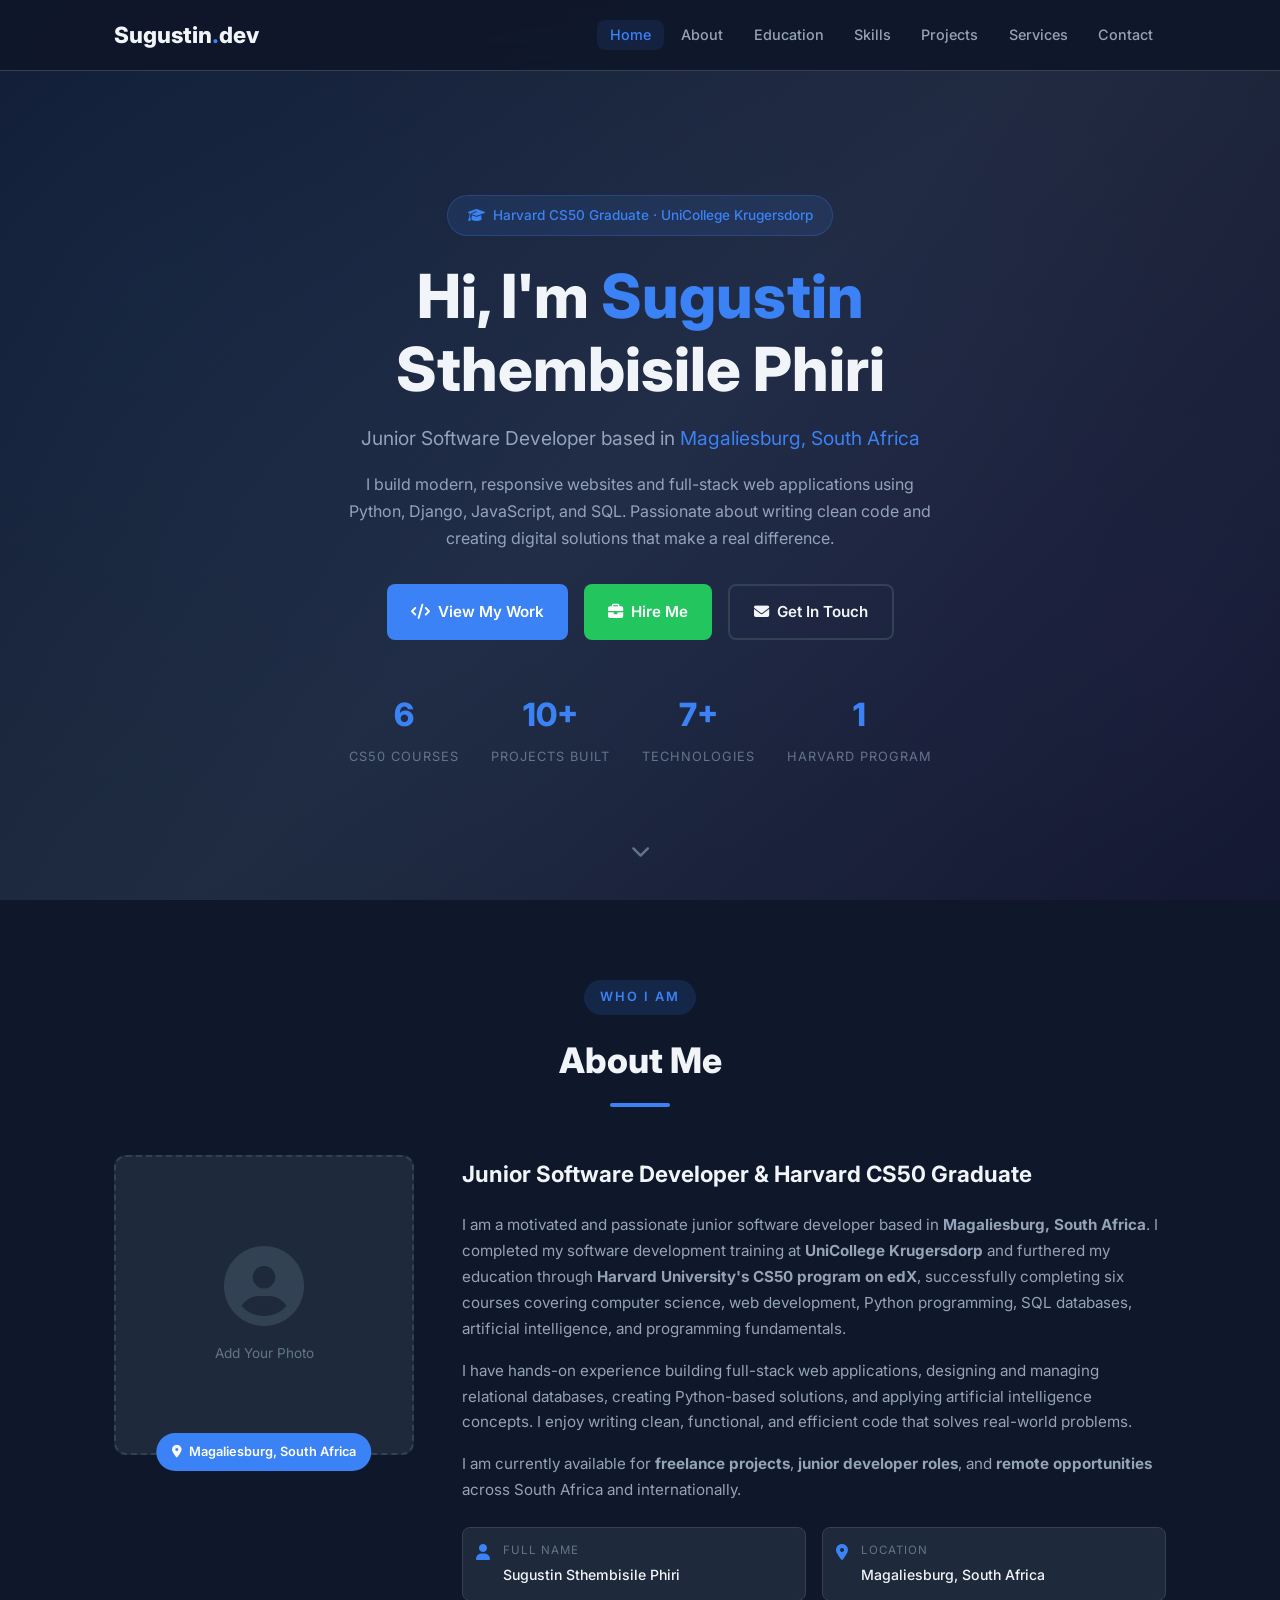
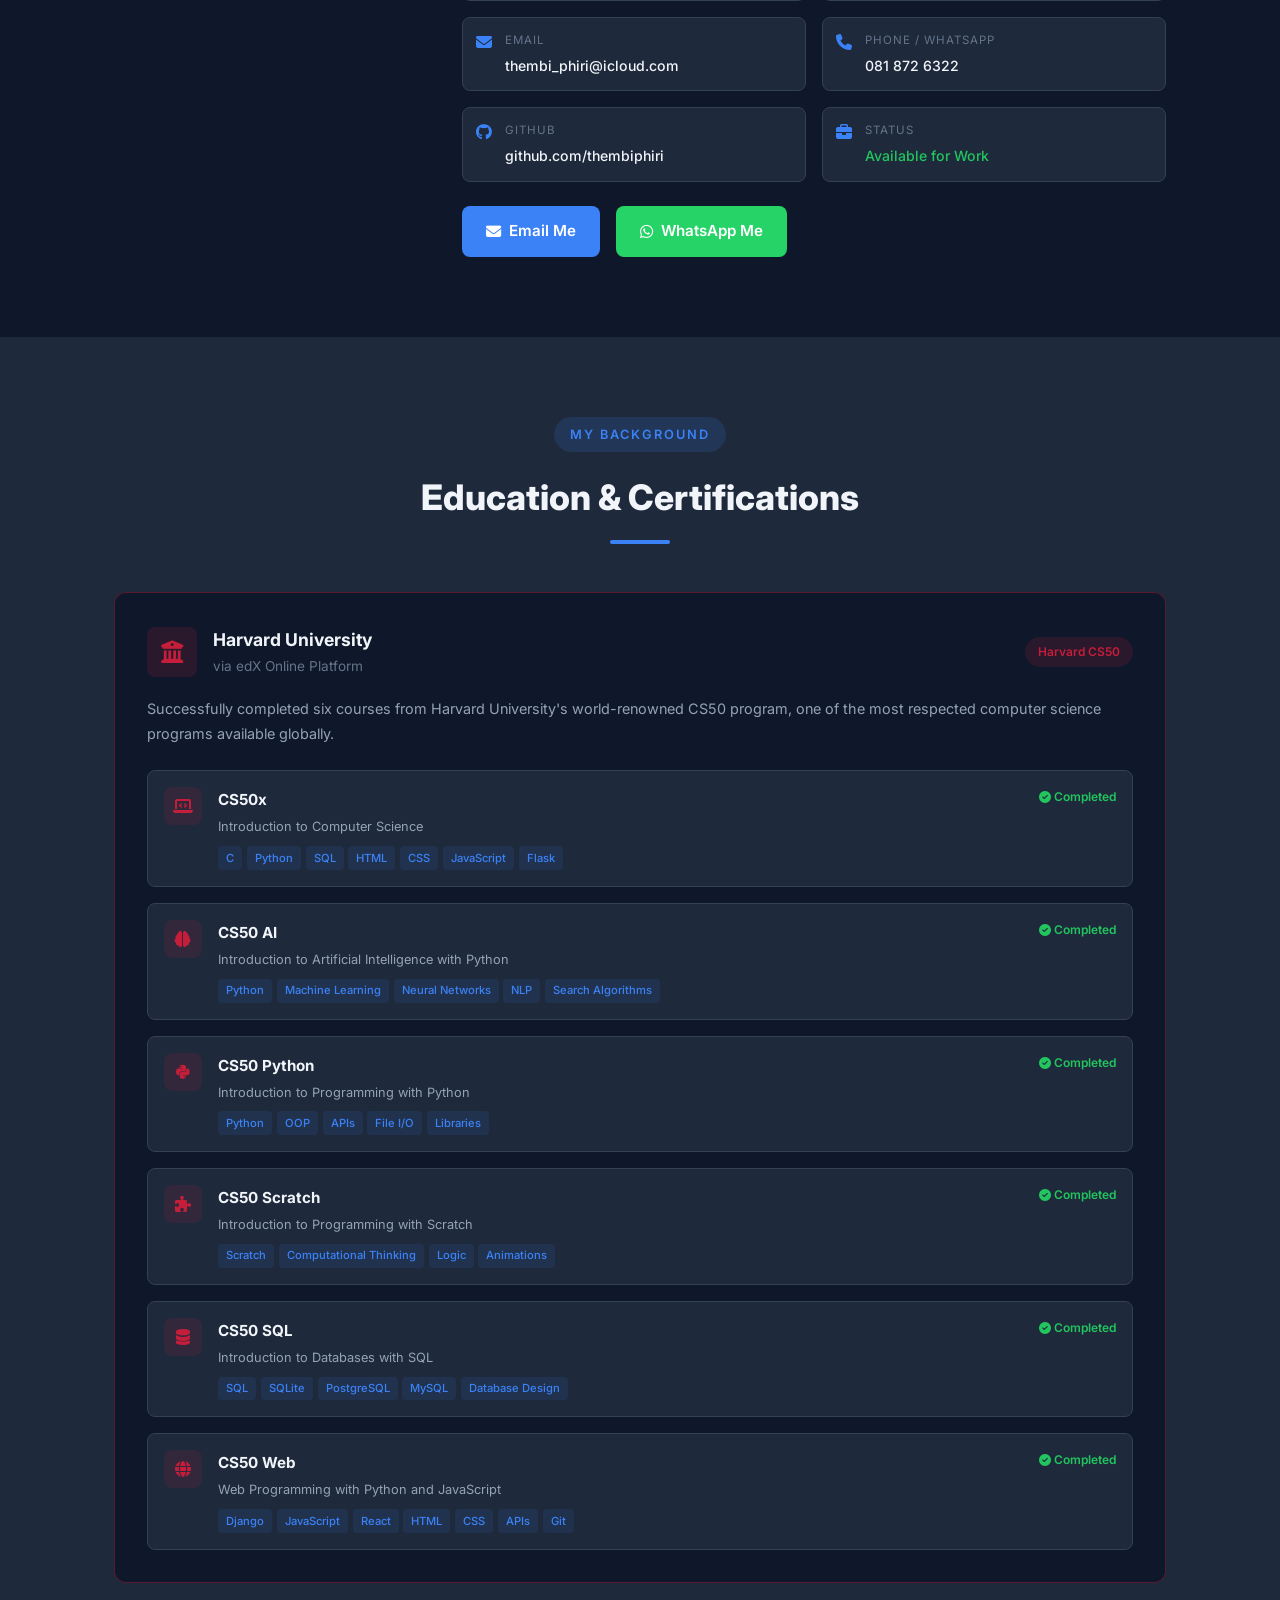
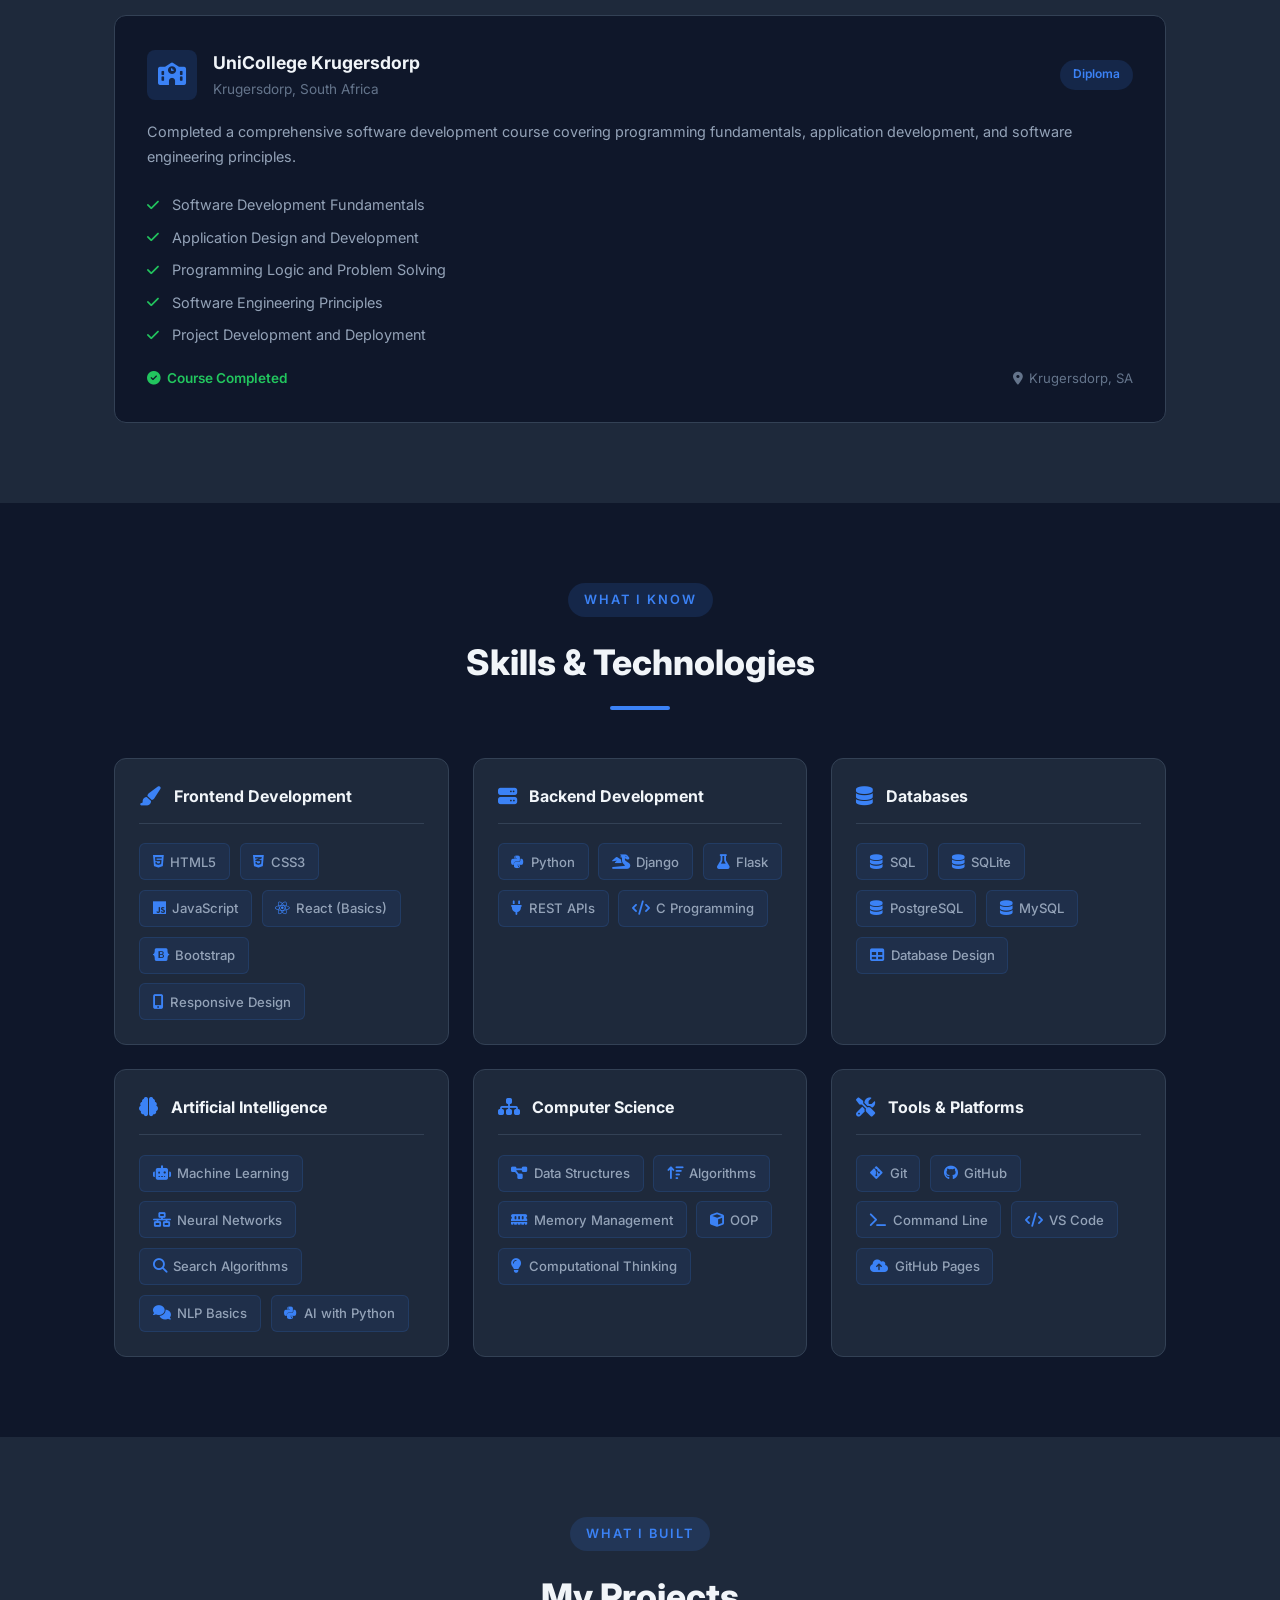
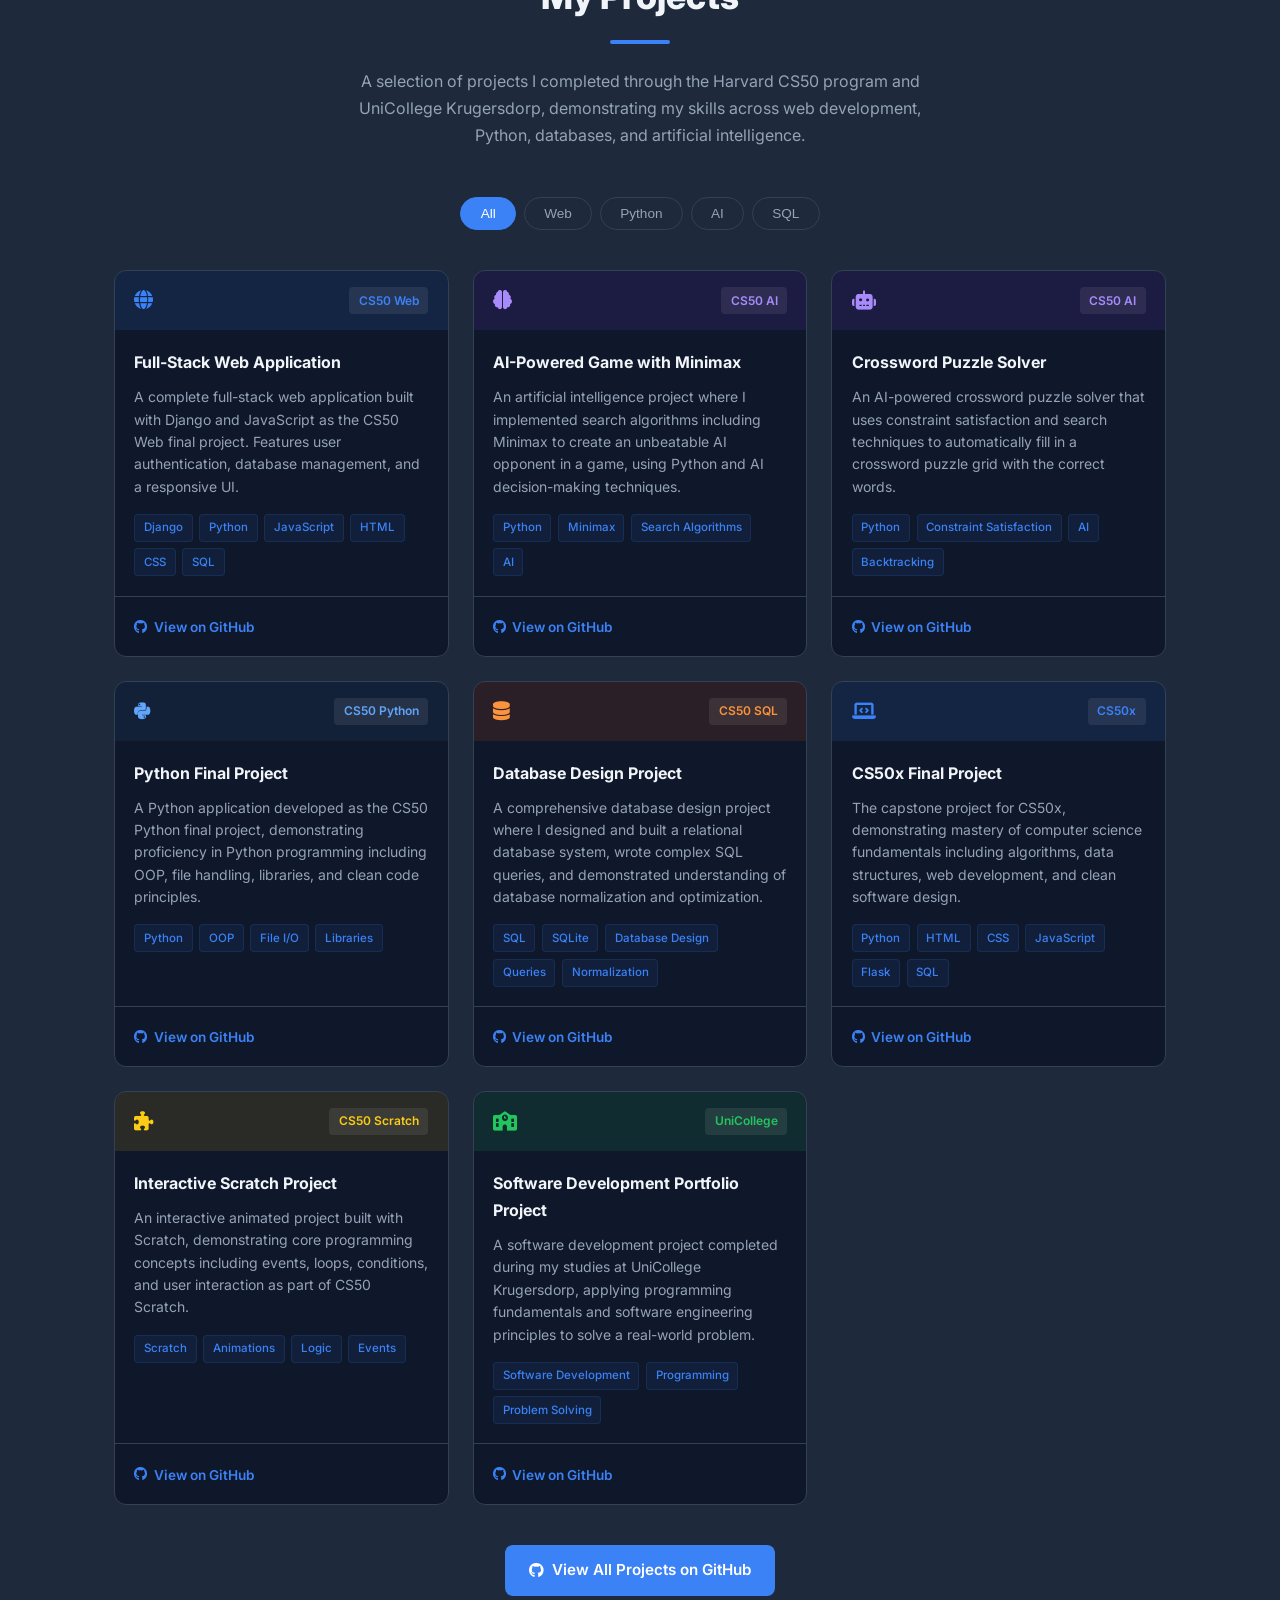
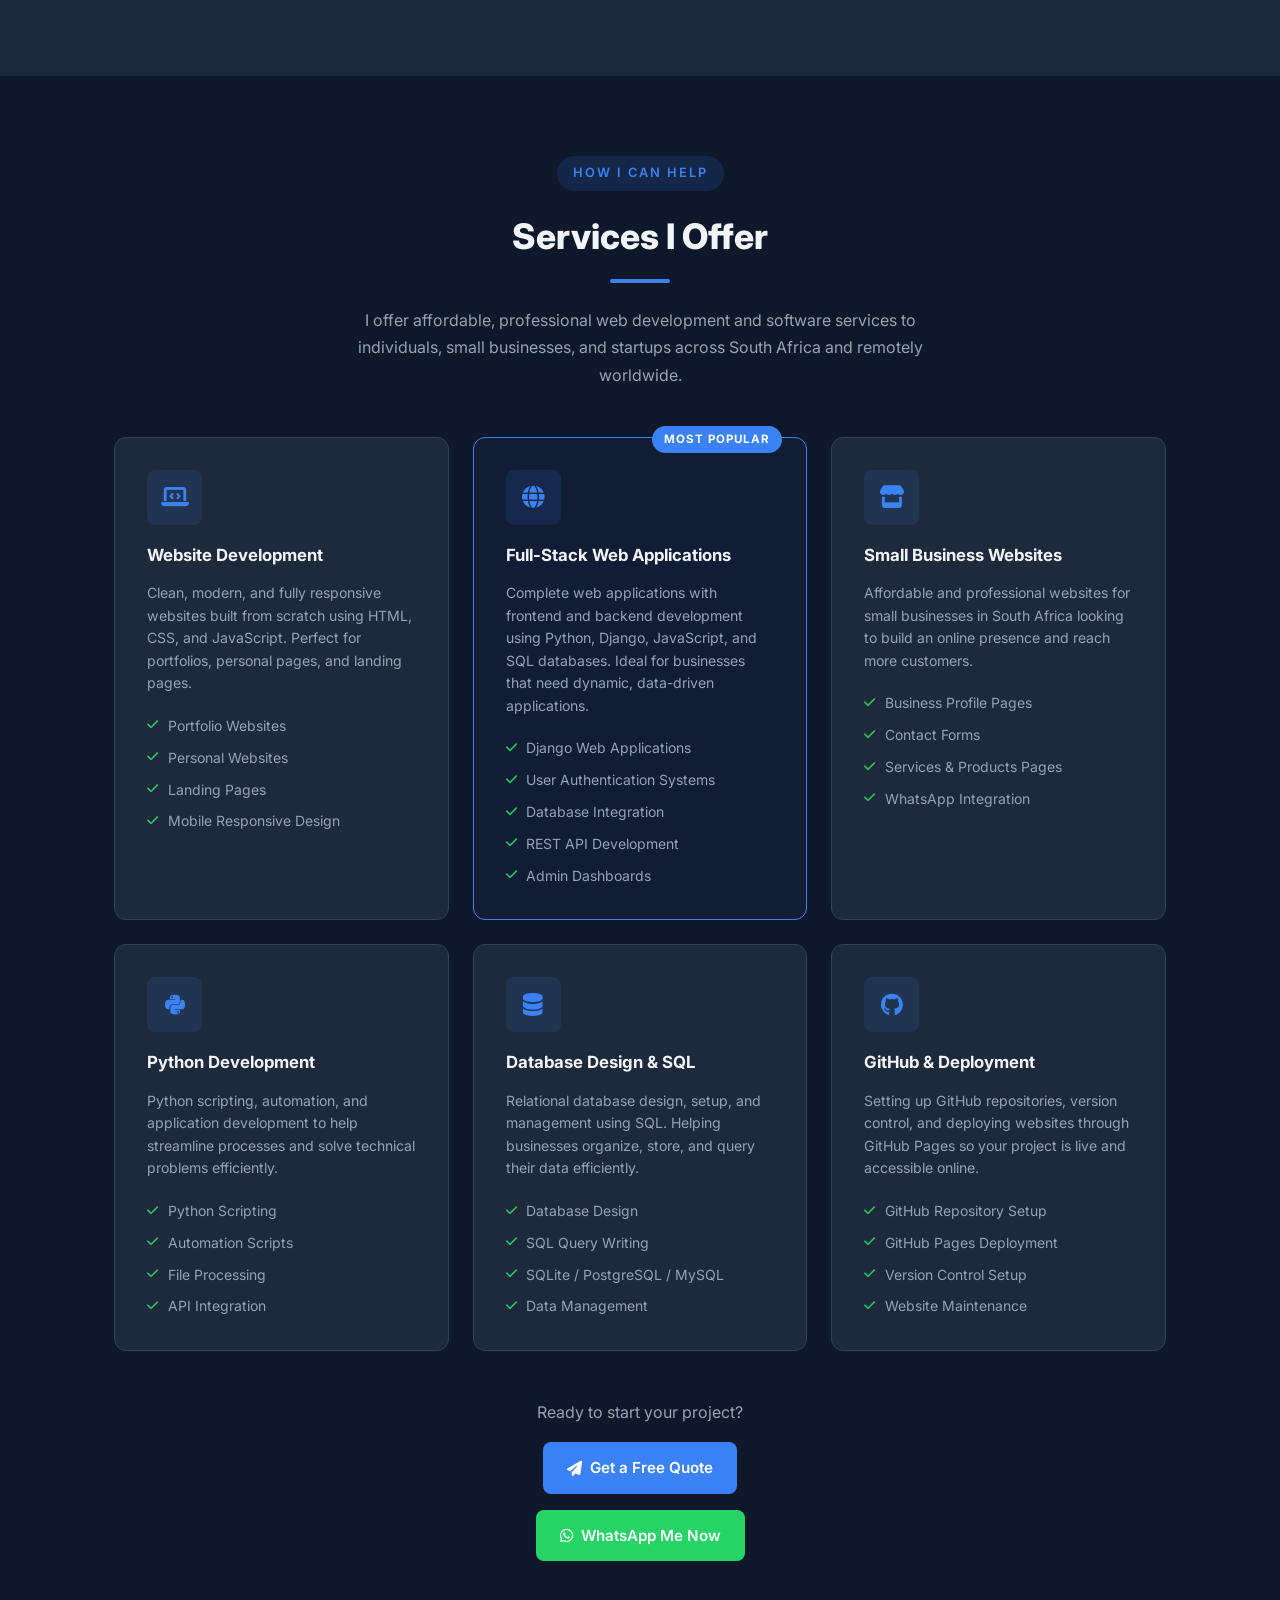
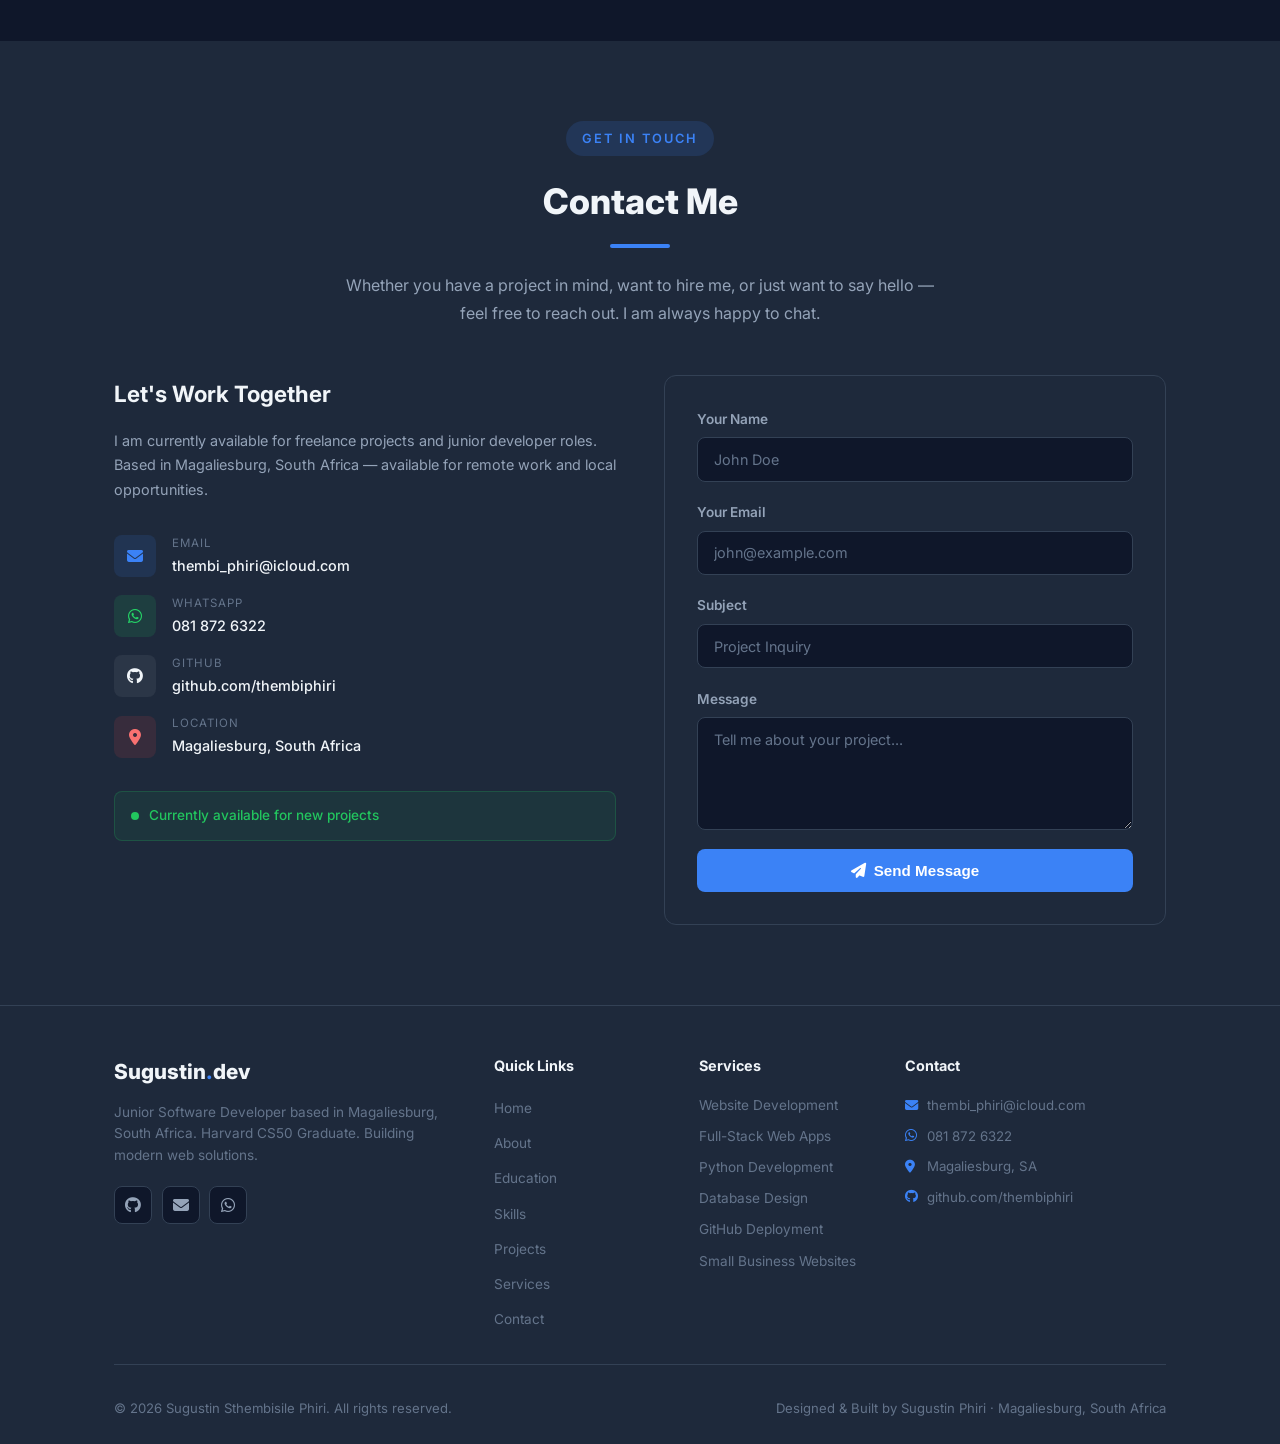
<file: index (5).html>
<!DOCTYPE html>
<html lang="en">
<head>
  <meta charset="UTF-8" />
  <meta name="viewport" content="width=device-width, initial-scale=1.0" />
  <meta name="description" content="Sugustin Sthembisile Phiri - Junior Software Developer based in Magaliesburg, South Africa. Harvard CS50 Graduate. Web Development, Python, SQL, AI." />
  <meta name="keywords" content="Software Developer Magaliesburg, Junior Developer South Africa, CS50 Graduate, Web Developer South Africa, Python Developer, Django Developer" />
  <meta name="author" content="Sugustin Sthembisile Phiri" />
  <title>Sugustin Phiri | Software Developer</title>
  <link rel="stylesheet" href="style.css" />
  <link rel="stylesheet" href="https://cdnjs.cloudflare.com/ajax/libs/font-awesome/6.5.0/css/all.min.css" />
  <link href="https://fonts.googleapis.com/css2?family=Inter:wght@300;400;500;600;700;800&display=swap" rel="stylesheet" />
</head>
<body>

  <!-- ========== NAVIGATION ========== -->
  <nav class="navbar" id="navbar">
    <div class="nav-container">
      <div class="nav-logo">
        <span class="logo-text">Sugustin<span class="accent">.</span>dev</span>
      </div>
      <ul class="nav-links" id="nav-links">
        <li><a href="#home" class="nav-link">Home</a></li>
        <li><a href="#about" class="nav-link">About</a></li>
        <li><a href="#education" class="nav-link">Education</a></li>
        <li><a href="#skills" class="nav-link">Skills</a></li>
        <li><a href="#projects" class="nav-link">Projects</a></li>
        <li><a href="#services" class="nav-link">Services</a></li>
        <li><a href="#contact" class="nav-link">Contact</a></li>
      </ul>
      <div class="hamburger" id="hamburger">
        <span></span>
        <span></span>
        <span></span>
      </div>
    </div>
  </nav>

  <!-- ========== HERO SECTION ========== -->
  <section class="hero" id="home">
    <div class="hero-container">
      <div class="hero-badge">
        <i class="fas fa-graduation-cap"></i>
        Harvard CS50 Graduate · UniCollege Krugersdorp
      </div>
      <h1 class="hero-title">
        Hi, I'm <span class="accent">Sugustin</span><br />
        Sthembisile Phiri
      </h1>
      <p class="hero-subtitle">
        Junior Software Developer based in
        <span class="accent">Magaliesburg, South Africa</span>
      </p>
      <p class="hero-description">
        I build modern, responsive websites and full-stack web applications
        using Python, Django, JavaScript, and SQL. Passionate about writing
        clean code and creating digital solutions that make a real difference.
      </p>
      <div class="hero-buttons">
        <a href="#projects" class="btn btn-primary">
          <i class="fas fa-code"></i> View My Work
        </a>
        <a href="#services" class="btn btn-secondary">
          <i class="fas fa-briefcase"></i> Hire Me
        </a>
        <a href="#contact" class="btn btn-outline">
          <i class="fas fa-envelope"></i> Get In Touch
        </a>
      </div>
      <div class="hero-stats">
        <div class="stat">
          <span class="stat-number">6</span>
          <span class="stat-label">CS50 Courses</span>
        </div>
        <div class="stat">
          <span class="stat-number">10+</span>
          <span class="stat-label">Projects Built</span>
        </div>
        <div class="stat">
          <span class="stat-number">7+</span>
          <span class="stat-label">Technologies</span>
        </div>
        <div class="stat">
          <span class="stat-number">1</span>
          <span class="stat-label">Harvard Program</span>
        </div>
      </div>
    </div>
    <div class="hero-scroll">
      <a href="#about">
        <i class="fas fa-chevron-down"></i>
      </a>
    </div>
  </section>

  <!-- ========== ABOUT SECTION ========== -->
  <section class="section" id="about">
    <div class="container">
      <div class="section-header">
        <span class="section-tag">Who I Am</span>
        <h2 class="section-title">About Me</h2>
        <div class="section-line"></div>
      </div>
      <div class="about-grid">
        <div class="about-image-wrapper">
          <div class="about-image-placeholder">
            <i class="fas fa-user-circle"></i>
            <p>Add Your Photo</p>
          </div>
          <div class="about-location-badge">
            <i class="fas fa-map-marker-alt"></i>
            Magaliesburg, South Africa
          </div>
        </div>
        <div class="about-content">
          <h3 class="about-heading">
            Junior Software Developer &amp; Harvard CS50 Graduate
          </h3>
          <p class="about-text">
            I am a motivated and passionate junior software developer based in
            <strong>Magaliesburg, South Africa</strong>. I completed my software
            development training at <strong>UniCollege Krugersdorp</strong> and
            furthered my education through <strong>Harvard University's CS50
            program on edX</strong>, successfully completing six courses covering
            computer science, web development, Python programming, SQL databases,
            artificial intelligence, and programming fundamentals.
          </p>
          <p class="about-text">
            I have hands-on experience building full-stack web applications,
            designing and managing relational databases, creating Python-based
            solutions, and applying artificial intelligence concepts. I enjoy
            writing clean, functional, and efficient code that solves real-world
            problems.
          </p>
          <p class="about-text">
            I am currently available for <strong>freelance projects</strong>,
            <strong>junior developer roles</strong>, and
            <strong>remote opportunities</strong> across South Africa and
            internationally.
          </p>
          <div class="about-info-grid">
            <div class="about-info-item">
              <i class="fas fa-user"></i>
              <div>
                <span class="info-label">Full Name</span>
                <span class="info-value">Sugustin Sthembisile Phiri</span>
              </div>
            </div>
            <div class="about-info-item">
              <i class="fas fa-map-marker-alt"></i>
              <div>
                <span class="info-label">Location</span>
                <span class="info-value">Magaliesburg, South Africa</span>
              </div>
            </div>
            <div class="about-info-item">
              <i class="fas fa-envelope"></i>
              <div>
                <span class="info-label">Email</span>
                <span class="info-value">thembi_phiri@icloud.com</span>
              </div>
            </div>
            <div class="about-info-item">
              <i class="fas fa-phone"></i>
              <div>
                <span class="info-label">Phone / WhatsApp</span>
                <span class="info-value">081 872 6322</span>
              </div>
            </div>
            <div class="about-info-item">
              <i class="fab fa-github"></i>
              <div>
                <span class="info-label">GitHub</span>
                <span class="info-value">github.com/thembiphiri</span>
              </div>
            </div>
            <div class="about-info-item">
              <i class="fas fa-briefcase"></i>
              <div>
                <span class="info-label">Status</span>
                <span class="info-value available">Available for Work</span>
              </div>
            </div>
          </div>
          <div class="about-buttons">
            <a href="mailto:thembi_phiri@icloud.com" class="btn btn-primary">
              <i class="fas fa-envelope"></i> Email Me
            </a>
            <a
              href="https://wa.me/27818726322"
              target="_blank"
              class="btn btn-whatsapp"
            >
              <i class="fab fa-whatsapp"></i> WhatsApp Me
            </a>
          </div>
        </div>
      </div>
    </div>
  </section>

  <!-- ========== EDUCATION SECTION ========== -->
  <section class="section section-dark" id="education">
    <div class="container">
      <div class="section-header">
        <span class="section-tag">My Background</span>
        <h2 class="section-title">Education &amp; Certifications</h2>
        <div class="section-line"></div>
      </div>
      <div class="education-grid">

        <!-- Harvard CS50 -->
        <div class="education-card featured">
          <div class="edu-card-header">
            <div class="edu-icon harvard">
              <i class="fas fa-university"></i>
            </div>
            <div class="edu-header-text">
              <h3>Harvard University</h3>
              <p>via edX Online Platform</p>
            </div>
            <div class="edu-badge">Harvard CS50</div>
          </div>
          <p class="edu-description">
            Successfully completed six courses from Harvard University's
            world-renowned CS50 program, one of the most respected computer
            science programs available globally.
          </p>
          <div class="cs50-courses">
            <div class="cs50-course">
              <div class="cs50-course-icon">
                <i class="fas fa-laptop-code"></i>
              </div>
              <div class="cs50-course-info">
                <h4>CS50x</h4>
                <p>Introduction to Computer Science</p>
                <div class="cs50-tags">
                  <span>C</span><span>Python</span><span>SQL</span>
                  <span>HTML</span><span>CSS</span><span>JavaScript</span>
                  <span>Flask</span>
                </div>
              </div>
              <div class="cs50-status completed">
                <i class="fas fa-check-circle"></i> Completed
              </div>
            </div>
            <div class="cs50-course">
              <div class="cs50-course-icon">
                <i class="fas fa-brain"></i>
              </div>
              <div class="cs50-course-info">
                <h4>CS50 AI</h4>
                <p>Introduction to Artificial Intelligence with Python</p>
                <div class="cs50-tags">
                  <span>Python</span><span>Machine Learning</span>
                  <span>Neural Networks</span><span>NLP</span>
                  <span>Search Algorithms</span>
                </div>
              </div>
              <div class="cs50-status completed">
                <i class="fas fa-check-circle"></i> Completed
              </div>
            </div>
            <div class="cs50-course">
              <div class="cs50-course-icon">
                <i class="fab fa-python"></i>
              </div>
              <div class="cs50-course-info">
                <h4>CS50 Python</h4>
                <p>Introduction to Programming with Python</p>
                <div class="cs50-tags">
                  <span>Python</span><span>OOP</span><span>APIs</span>
                  <span>File I/O</span><span>Libraries</span>
                </div>
              </div>
              <div class="cs50-status completed">
                <i class="fas fa-check-circle"></i> Completed
              </div>
            </div>
            <div class="cs50-course">
              <div class="cs50-course-icon">
                <i class="fas fa-puzzle-piece"></i>
              </div>
              <div class="cs50-course-info">
                <h4>CS50 Scratch</h4>
                <p>Introduction to Programming with Scratch</p>
                <div class="cs50-tags">
                  <span>Scratch</span><span>Computational Thinking</span>
                  <span>Logic</span><span>Animations</span>
                </div>
              </div>
              <div class="cs50-status completed">
                <i class="fas fa-check-circle"></i> Completed
              </div>
            </div>
            <div class="cs50-course">
              <div class="cs50-course-icon">
                <i class="fas fa-database"></i>
              </div>
              <div class="cs50-course-info">
                <h4>CS50 SQL</h4>
                <p>Introduction to Databases with SQL</p>
                <div class="cs50-tags">
                  <span>SQL</span><span>SQLite</span><span>PostgreSQL</span>
                  <span>MySQL</span><span>Database Design</span>
                </div>
              </div>
              <div class="cs50-status completed">
                <i class="fas fa-check-circle"></i> Completed
              </div>
            </div>
            <div class="cs50-course">
              <div class="cs50-course-icon">
                <i class="fas fa-globe"></i>
              </div>
              <div class="cs50-course-info">
                <h4>CS50 Web</h4>
                <p>Web Programming with Python and JavaScript</p>
                <div class="cs50-tags">
                  <span>Django</span><span>JavaScript</span><span>React</span>
                  <span>HTML</span><span>CSS</span><span>APIs</span>
                  <span>Git</span>
                </div>
              </div>
              <div class="cs50-status completed">
                <i class="fas fa-check-circle"></i> Completed
              </div>
            </div>
          </div>
        </div>

        <!-- UniCollege -->
        <div class="education-card">
          <div class="edu-card-header">
            <div class="edu-icon unicollege">
              <i class="fas fa-school"></i>
            </div>
            <div class="edu-header-text">
              <h3>UniCollege Krugersdorp</h3>
              <p>Krugersdorp, South Africa</p>
            </div>
            <div class="edu-badge local">Diploma</div>
          </div>
          <p class="edu-description">
            Completed a comprehensive software development course covering
            programming fundamentals, application development, and software
            engineering principles.
          </p>
          <div class="edu-details">
            <div class="edu-detail-item">
              <i class="fas fa-check"></i>
              Software Development Fundamentals
            </div>
            <div class="edu-detail-item">
              <i class="fas fa-check"></i>
              Application Design and Development
            </div>
            <div class="edu-detail-item">
              <i class="fas fa-check"></i>
              Programming Logic and Problem Solving
            </div>
            <div class="edu-detail-item">
              <i class="fas fa-check"></i>
              Software Engineering Principles
            </div>
            <div class="edu-detail-item">
              <i class="fas fa-check"></i>
              Project Development and Deployment
            </div>
          </div>
          <div class="edu-status-row">
            <span class="edu-completed">
              <i class="fas fa-check-circle"></i> Course Completed
            </span>
            <span class="edu-location">
              <i class="fas fa-map-marker-alt"></i> Krugersdorp, SA
            </span>
          </div>
        </div>

      </div>
    </div>
  </section>

  <!-- ========== SKILLS SECTION ========== -->
  <section class="section" id="skills">
    <div class="container">
      <div class="section-header">
        <span class="section-tag">What I Know</span>
        <h2 class="section-title">Skills &amp; Technologies</h2>
        <div class="section-line"></div>
      </div>
      <div class="skills-grid">

        <div class="skill-category">
          <div class="skill-category-header">
            <i class="fas fa-paint-brush"></i>
            <h3>Frontend Development</h3>
          </div>
          <div class="skill-items">
            <div class="skill-item">
              <i class="fab fa-html5"></i><span>HTML5</span>
            </div>
            <div class="skill-item">
              <i class="fab fa-css3-alt"></i><span>CSS3</span>
            </div>
            <div class="skill-item">
              <i class="fab fa-js"></i><span>JavaScript</span>
            </div>
            <div class="skill-item">
              <i class="fab fa-react"></i><span>React (Basics)</span>
            </div>
            <div class="skill-item">
              <i class="fab fa-bootstrap"></i><span>Bootstrap</span>
            </div>
            <div class="skill-item">
              <i class="fas fa-mobile-alt"></i><span>Responsive Design</span>
            </div>
          </div>
        </div>

        <div class="skill-category">
          <div class="skill-category-header">
            <i class="fas fa-server"></i>
            <h3>Backend Development</h3>
          </div>
          <div class="skill-items">
            <div class="skill-item">
              <i class="fab fa-python"></i><span>Python</span>
            </div>
            <div class="skill-item">
              <i class="fas fa-dragon"></i><span>Django</span>
            </div>
            <div class="skill-item">
              <i class="fas fa-flask"></i><span>Flask</span>
            </div>
            <div class="skill-item">
              <i class="fas fa-plug"></i><span>REST APIs</span>
            </div>
            <div class="skill-item">
              <i class="fas fa-code"></i><span>C Programming</span>
            </div>
          </div>
        </div>

        <div class="skill-category">
          <div class="skill-category-header">
            <i class="fas fa-database"></i>
            <h3>Databases</h3>
          </div>
          <div class="skill-items">
            <div class="skill-item">
              <i class="fas fa-database"></i><span>SQL</span>
            </div>
            <div class="skill-item">
              <i class="fas fa-database"></i><span>SQLite</span>
            </div>
            <div class="skill-item">
              <i class="fas fa-database"></i><span>PostgreSQL</span>
            </div>
            <div class="skill-item">
              <i class="fas fa-database"></i><span>MySQL</span>
            </div>
            <div class="skill-item">
              <i class="fas fa-table"></i><span>Database Design</span>
            </div>
          </div>
        </div>

        <div class="skill-category">
          <div class="skill-category-header">
            <i class="fas fa-brain"></i>
            <h3>Artificial Intelligence</h3>
          </div>
          <div class="skill-items">
            <div class="skill-item">
              <i class="fas fa-robot"></i><span>Machine Learning</span>
            </div>
            <div class="skill-item">
              <i class="fas fa-network-wired"></i><span>Neural Networks</span>
            </div>
            <div class="skill-item">
              <i class="fas fa-search"></i><span>Search Algorithms</span>
            </div>
            <div class="skill-item">
              <i class="fas fa-comments"></i><span>NLP Basics</span>
            </div>
            <div class="skill-item">
              <i class="fab fa-python"></i><span>AI with Python</span>
            </div>
          </div>
        </div>

        <div class="skill-category">
          <div class="skill-category-header">
            <i class="fas fa-sitemap"></i>
            <h3>Computer Science</h3>
          </div>
          <div class="skill-items">
            <div class="skill-item">
              <i class="fas fa-project-diagram"></i>
              <span>Data Structures</span>
            </div>
            <div class="skill-item">
              <i class="fas fa-sort-amount-up"></i><span>Algorithms</span>
            </div>
            <div class="skill-item">
              <i class="fas fa-memory"></i><span>Memory Management</span>
            </div>
            <div class="skill-item">
              <i class="fas fa-cube"></i><span>OOP</span>
            </div>
            <div class="skill-item">
              <i class="fas fa-lightbulb"></i>
              <span>Computational Thinking</span>
            </div>
          </div>
        </div>

        <div class="skill-category">
          <div class="skill-category-header">
            <i class="fas fa-tools"></i>
            <h3>Tools &amp; Platforms</h3>
          </div>
          <div class="skill-items">
            <div class="skill-item">
              <i class="fab fa-git-alt"></i><span>Git</span>
            </div>
            <div class="skill-item">
              <i class="fab fa-github"></i><span>GitHub</span>
            </div>
            <div class="skill-item">
              <i class="fas fa-terminal"></i><span>Command Line</span>
            </div>
            <div class="skill-item">
              <i class="fas fa-code"></i><span>VS Code</span>
            </div>
            <div class="skill-item">
              <i class="fas fa-cloud-upload-alt"></i>
              <span>GitHub Pages</span>
            </div>
          </div>
        </div>

      </div>
    </div>
  </section>

  <!-- ========== PROJECTS SECTION ========== -->
  <section class="section section-dark" id="projects">
    <div class="container">
      <div class="section-header">
        <span class="section-tag">What I Built</span>
        <h2 class="section-title">My Projects</h2>
        <div class="section-line"></div>
        <p class="section-description">
          A selection of projects I completed through the Harvard CS50 program
          and UniCollege Krugersdorp, demonstrating my skills across web
          development, Python, databases, and artificial intelligence.
        </p>
      </div>

      <div class="projects-filter">
        <button class="filter-btn active" data-filter="all">All</button>
        <button class="filter-btn" data-filter="web">Web</button>
        <button class="filter-btn" data-filter="python">Python</button>
        <button class="filter-btn" data-filter="ai">AI</button>
        <button class="filter-btn" data-filter="sql">SQL</button>
      </div>

      <div class="projects-grid">

        <div class="project-card" data-category="web">
          <div class="project-card-header web">
            <i class="fas fa-globe"></i>
            <span class="project-source">CS50 Web</span>
          </div>
          <div class="project-card-body">
            <h3>Full-Stack Web Application</h3>
            <p>
              A complete full-stack web application built with Django and
              JavaScript as the CS50 Web final project. Features user
              authentication, database management, and a responsive UI.
            </p>
            <div class="project-tags">
              <span>Django</span><span>Python</span>
              <span>JavaScript</span><span>HTML</span>
              <span>CSS</span><span>SQL</span>
            </div>
          </div>
          <div class="project-card-footer">
            <a
              href="https://github.com/thembiphiri"
              target="_blank"
              class="project-link"
            >
              <i class="fab fa-github"></i> View on GitHub
            </a>
          </div>
        </div>

        <div class="project-card" data-category="ai">
          <div class="project-card-header ai">
            <i class="fas fa-brain"></i>
            <span class="project-source">CS50 AI</span>
          </div>
          <div class="project-card-body">
            <h3>AI-Powered Game with Minimax</h3>
            <p>
              An artificial intelligence project where I implemented search
              algorithms including Minimax to create an unbeatable AI opponent
              in a game, using Python and AI decision-making techniques.
            </p>
            <div class="project-tags">
              <span>Python</span><span>Minimax</span>
              <span>Search Algorithms</span><span>AI</span>
            </div>
          </div>
          <div class="project-card-footer">
            <a
              href="https://github.com/thembiphiri"
              target="_blank"
              class="project-link"
            >
              <i class="fab fa-github"></i> View on GitHub
            </a>
          </div>
        </div>

        <div class="project-card" data-category="ai">
          <div class="project-card-header ai">
            <i class="fas fa-robot"></i>
            <span class="project-source">CS50 AI</span>
          </div>
          <div class="project-card-body">
            <h3>Crossword Puzzle Solver</h3>
            <p>
              An AI-powered crossword puzzle solver that uses constraint
              satisfaction and search techniques to automatically fill in a
              crossword puzzle grid with the correct words.
            </p>
            <div class="project-tags">
              <span>Python</span><span>Constraint Satisfaction</span>
              <span>AI</span><span>Backtracking</span>
            </div>
          </div>
          <div class="project-card-footer">
            <a
              href="https://github.com/thembiphiri"
              target="_blank"
              class="project-link"
            >
              <i class="fab fa-github"></i> View on GitHub
            </a>
          </div>
        </div>

        <div class="project-card" data-category="python">
          <div class="project-card-header python">
            <i class="fab fa-python"></i>
            <span class="project-source">CS50 Python</span>
          </div>
          <div class="project-card-body">
            <h3>Python Final Project</h3>
            <p>
              A Python application developed as the CS50 Python final project,
              demonstrating proficiency in Python programming including OOP,
              file handling, libraries, and clean code principles.
            </p>
            <div class="project-tags">
              <span>Python</span><span>OOP</span>
              <span>File I/O</span><span>Libraries</span>
            </div>
          </div>
          <div class="project-card-footer">
            <a
              href="https://github.com/thembiphiri"
              target="_blank"
              class="project-link"
            >
              <i class="fab fa-github"></i> View on GitHub
            </a>
          </div>
        </div>

        <div class="project-card" data-category="sql">
          <div class="project-card-header sql">
            <i class="fas fa-database"></i>
            <span class="project-source">CS50 SQL</span>
          </div>
          <div class="project-card-body">
            <h3>Database Design Project</h3>
            <p>
              A comprehensive database design project where I designed and built
              a relational database system, wrote complex SQL queries, and
              demonstrated understanding of database normalization and
              optimization.
            </p>
            <div class="project-tags">
              <span>SQL</span><span>SQLite</span>
              <span>Database Design</span><span>Queries</span>
              <span>Normalization</span>
            </div>
          </div>
          <div class="project-card-footer">
            <a
              href="https://github.com/thembiphiri"
              target="_blank"
              class="project-link"
            >
              <i class="fab fa-github"></i> View on GitHub
            </a>
          </div>
        </div>

        <div class="project-card" data-category="web">
          <div class="project-card-header web">
            <i class="fas fa-laptop-code"></i>
            <span class="project-source">CS50x</span>
          </div>
          <div class="project-card-body">
            <h3>CS50x Final Project</h3>
            <p>
              The capstone project for CS50x, demonstrating mastery of computer
              science fundamentals including algorithms, data structures,
              web development, and clean software design.
            </p>
            <div class="project-tags">
              <span>Python</span><span>HTML</span>
              <span>CSS</span><span>JavaScript</span>
              <span>Flask</span><span>SQL</span>
            </div>
          </div>
          <div class="project-card-footer">
            <a
              href="https://github.com/thembiphiri"
              target="_blank"
              class="project-link"
            >
              <i class="fab fa-github"></i> View on GitHub
            </a>
          </div>
        </div>

        <div class="project-card" data-category="web">
          <div class="project-card-header scratch">
            <i class="fas fa-puzzle-piece"></i>
            <span class="project-source">CS50 Scratch</span>
          </div>
          <div class="project-card-body">
            <h3>Interactive Scratch Project</h3>
            <p>
              An interactive animated project built with Scratch, demonstrating
              core programming concepts including events, loops, conditions,
              and user interaction as part of CS50 Scratch.
            </p>
            <div class="project-tags">
              <span>Scratch</span><span>Animations</span>
              <span>Logic</span><span>Events</span>
            </div>
          </div>
          <div class="project-card-footer">
            <a
              href="https://github.com/thembiphiri"
              target="_blank"
              class="project-link"
            >
              <i class="fab fa-github"></i> View on GitHub
            </a>
          </div>
        </div>

        <div class="project-card" data-category="web">
          <div class="project-card-header unicollege">
            <i class="fas fa-school"></i>
            <span class="project-source">UniCollege</span>
          </div>
          <div class="project-card-body">
            <h3>Software Development Portfolio Project</h3>
            <p>
              A software development project completed during my studies at
              UniCollege Krugersdorp, applying programming fundamentals and
              software engineering principles to solve a real-world problem.
            </p>
            <div class="project-tags">
              <span>Software Development</span>
              <span>Programming</span><span>Problem Solving</span>
            </div>
          </div>
          <div class="project-card-footer">
            <a
              href="https://github.com/thembiphiri"
              target="_blank"
              class="project-link"
            >
              <i class="fab fa-github"></i> View on GitHub
            </a>
          </div>
        </div>

      </div>

      <div class="projects-cta">
        <a
          href="https://github.com/thembiphiri"
          target="_blank"
          class="btn btn-primary"
        >
          <i class="fab fa-github"></i> View All Projects on GitHub
        </a>
      </div>
    </div>
  </section>

  <!-- ========== SERVICES SECTION ========== -->
  <section class="section" id="services">
    <div class="container">
      <div class="section-header">
        <span class="section-tag">How I Can Help</span>
        <h2 class="section-title">Services I Offer</h2>
        <div class="section-line"></div>
        <p class="section-description">
          I offer affordable, professional web development and software services
          to individuals, small businesses, and startups across South Africa and
          remotely worldwide.
        </p>
      </div>
      <div class="services-grid">

        <div class="service-card">
          <div class="service-icon">
            <i class="fas fa-laptop-code"></i>
          </div>
          <h3>Website Development</h3>
          <p>
            Clean, modern, and fully responsive websites built from scratch
            using HTML, CSS, and JavaScript. Perfect for portfolios, personal
            pages, and landing pages.
          </p>
          <ul class="service-list">
            <li><i class="fas fa-check"></i> Portfolio Websites</li>
            <li><i class="fas fa-check"></i> Personal Websites</li>
            <li><i class="fas fa-check"></i> Landing Pages</li>
            <li><i class="fas fa-check"></i> Mobile Responsive Design</li>
          </ul>
        </div>

        <div class="service-card featured-service">
          <div class="service-badge">Most Popular</div>
          <div class="service-icon">
            <i class="fas fa-globe"></i>
          </div>
          <h3>Full-Stack Web Applications</h3>
          <p>
            Complete web applications with frontend and backend development
            using Python, Django, JavaScript, and SQL databases. Ideal for
            businesses that need dynamic, data-driven applications.
          </p>
          <ul class="service-list">
            <li><i class="fas fa-check"></i> Django Web Applications</li>
            <li><i class="fas fa-check"></i> User Authentication Systems</li>
            <li><i class="fas fa-check"></i> Database Integration</li>
            <li><i class="fas fa-check"></i> REST API Development</li>
            <li><i class="fas fa-check"></i> Admin Dashboards</li>
          </ul>
        </div>

        <div class="service-card">
          <div class="service-icon">
            <i class="fas fa-store"></i>
          </div>
          <h3>Small Business Websites</h3>
          <p>
            Affordable and professional websites for small businesses in South
            Africa looking to build an online presence and reach more customers.
          </p>
          <ul class="service-list">
            <li><i class="fas fa-check"></i> Business Profile Pages</li>
            <li><i class="fas fa-check"></i> Contact Forms</li>
            <li><i class="fas fa-check"></i> Services &amp; Products Pages</li>
            <li><i class="fas fa-check"></i> WhatsApp Integration</li>
          </ul>
        </div>

        <div class="service-card">
          <div class="service-icon">
            <i class="fab fa-python"></i>
          </div>
          <h3>Python Development</h3>
          <p>
            Python scripting, automation, and application development to help
            streamline processes and solve technical problems efficiently.
          </p>
          <ul class="service-list">
            <li><i class="fas fa-check"></i> Python Scripting</li>
            <li><i class="fas fa-check"></i> Automation Scripts</li>
            <li><i class="fas fa-check"></i> File Processing</li>
            <li><i class="fas fa-check"></i> API Integration</li>
          </ul>
        </div>

        <div class="service-card">
          <div class="service-icon">
            <i class="fas fa-database"></i>
          </div>
          <h3>Database Design &amp; SQL</h3>
          <p>
            Relational database design, setup, and management using SQL.
            Helping businesses organize, store, and query their data
            efficiently.
          </p>
          <ul class="service-list">
            <li><i class="fas fa-check"></i> Database Design</li>
            <li><i class="fas fa-check"></i> SQL Query Writing</li>
            <li><i class="fas fa-check"></i> SQLite / PostgreSQL / MySQL</li>
            <li><i class="fas fa-check"></i> Data Management</li>
          </ul>
        </div>

        <div class="service-card">
          <div class="service-icon">
            <i class="fab fa-github"></i>
          </div>
          <h3>GitHub &amp; Deployment</h3>
          <p>
            Setting up GitHub repositories, version control, and deploying
            websites through GitHub Pages so your project is live and
            accessible online.
          </p>
          <ul class="service-list">
            <li><i class="fas fa-check"></i> GitHub Repository Setup</li>
            <li><i class="fas fa-check"></i> GitHub Pages Deployment</li>
            <li><i class="fas fa-check"></i> Version Control Setup</li>
            <li><i class="fas fa-check"></i> Website Maintenance</li>
          </ul>
        </div>

      </div>

      <div class="services-cta">
        <p>Ready to start your project?</p>
        <a href="#contact" class="btn btn-primary">
          <i class="fas fa-paper-plane"></i> Get a Free Quote
        </a>
        <a href="https://wa.me/27818726322" target="_blank" class="btn btn-whatsapp">
          <i class="fab fa-whatsapp"></i> WhatsApp Me Now
        </a>
      </div>
    </div>
  </section>

  <!-- ========== CONTACT SECTION ========== -->
  <section class="section section-dark" id="contact">
    <div class="container">
      <div class="section-header">
        <span class="section-tag">Get In Touch</span>
        <h2 class="section-title">Contact Me</h2>
        <div class="section-line"></div>
        <p class="section-description">
          Whether you have a project in mind, want to hire me, or just want to
          say hello — feel free to reach out. I am always happy to chat.
        </p>
      </div>
      <div class="contact-grid">

        <div class="contact-info">
          <h3>Let's Work Together</h3>
          <p>
            I am currently available for freelance projects and junior developer
            roles. Based in Magaliesburg, South Africa — available for remote
            work and local opportunities.
          </p>
          <div class="contact-details">
            <div class="contact-detail-item">
              <div class="contact-icon">
                <i class="fas fa-envelope"></i>
              </div>
              <div>
                <span class="contact-label">Email</span>
                <a href="mailto:thembi_phiri@icloud.com" class="contact-value">
                  thembi_phiri@icloud.com
                </a>
              </div>
            </div>
            <div class="contact-detail-item">
              <div class="contact-icon whatsapp">
                <i class="fab fa-whatsapp"></i>
              </div>
              <div>
                <span class="contact-label">WhatsApp</span>
                <a
                  href="https://wa.me/27818726322"
                  target="_blank"
                  class="contact-value"
                >
                  081 872 6322
                </a>
              </div>
            </div>
            <div class="contact-detail-item">
              <div class="contact-icon github">
                <i class="fab fa-github"></i>
              </div>
              <div>
                <span class="contact-label">GitHub</span>
                <a
                  href="https://github.com/thembiphiri"
                  target="_blank"
                  class="contact-value"
                >
                  github.com/thembiphiri
                </a>
              </div>
            </div>
            <div class="contact-detail-item">
              <div class="contact-icon location">
                <i class="fas fa-map-marker-alt"></i>
              </div>
              <div>
                <span class="contact-label">Location</span>
                <span class="contact-value">
                  Magaliesburg, South Africa
                </span>
              </div>
            </div>
          </div>
          <div class="contact-availability">
            <div class="availability-dot"></div>
            <span>Currently available for new projects</span>
          </div>
        </div>

        <div class="contact-form-wrapper">
          <form class="contact-form" id="contact-form">
            <div class="form-group">
              <label for="name">Your Name</label>
              <input
                type="text"
                id="name"
                name="name"
                placeholder="John Doe"
                required
              />
            </div>
            <div class="form-group">
              <label for="email">Your Email</label>
              <input
                type="email"
                id="email"
                name="email"
                placeholder="john@example.com"
                required
              />
            </div>
            <div class="form-group">
              <label for="subject">Subject</label>
              <input
                type="text"
                id="subject"
                name="subject"
                placeholder="Project Inquiry"
                required
              />
            </div>
            <div class="form-group">
              <label for="message">Message</label>
              <textarea
                id="message"
                name="message"
                rows="5"
                placeholder="Tell me about your project..."
                required
              ></textarea>
            </div>
            <button type="submit" class="btn btn-primary btn-full">
              <i class="fas fa-paper-plane"></i> Send Message
            </button>
          </form>
        </div>

      </div>
    </div>
  </section>

  <!-- ========== FOOTER ========== -->
  <footer class="footer">
    <div class="footer-container">
      <div class="footer-top">
        <div class="footer-brand">
          <span class="logo-text">Sugustin<span class="accent">.</span>dev</span>
          <p>
            Junior Software Developer based in Magaliesburg, South Africa.
            Harvard CS50 Graduate. Building modern web solutions.
          </p>
          <div class="footer-socials">
            <a
              href="https://github.com/thembiphiri"
              target="_blank"
              class="social-link"
              aria-label="GitHub"
            >
              <i class="fab fa-github"></i>
            </a>
            <a
              href="mailto:thembi_phiri@icloud.com"
              class="social-link"
              aria-label="Email"
            >
              <i class="fas fa-envelope"></i>
            </a>
            <a
              href="https://wa.me/27818726322"
              target="_blank"
              class="social-link whatsapp"
              aria-label="WhatsApp"
            >
              <i class="fab fa-whatsapp"></i>
            </a>
          </div>
        </div>
        <div class="footer-links">
          <h4>Quick Links</h4>
          <ul>
            <li><a href="#home">Home</a></li>
            <li><a href="#about">About</a></li>
            <li><a href="#education">Education</a></li>
            <li><a href="#skills">Skills</a></li>
            <li><a href="#projects">Projects</a></li>
            <li><a href="#services">Services</a></li>
            <li><a href="#contact">Contact</a></li>
          </ul>
        </div>
        <div class="footer-services">
          <h4>Services</h4>
          <ul>
            <li>Website Development</li>
            <li>Full-Stack Web Apps</li>
            <li>Python Development</li>
            <li>Database Design</li>
            <li>GitHub Deployment</li>
            <li>Small Business Websites</li>
          </ul>
        </div>
        <div class="footer-contact">
          <h4>Contact</h4>
          <ul>
            <li>
              <i class="fas fa-envelope"></i> thembi_phiri@icloud.com
            </li>
            <li>
              <i class="fab fa-whatsapp"></i> 081 872 6322
            </li>
            <li>
              <i class="fas fa-map-marker-alt"></i> Magaliesburg, SA
            </li>
            <li>
              <i class="fab fa-github"></i> github.com/thembiphiri
            </li>
          </ul>
        </div>
      </div>
      <div class="footer-bottom">
        <p>
          &copy; 2025 Sugustin Sthembisile Phiri. All rights reserved.
        </p>
        <p>Designed &amp; Built by Sugustin Phiri · Magaliesburg, South Africa</p>
      </div>
    </div>
  </footer>

  <script src="script.js"></script>
</body>
</html>
</file>
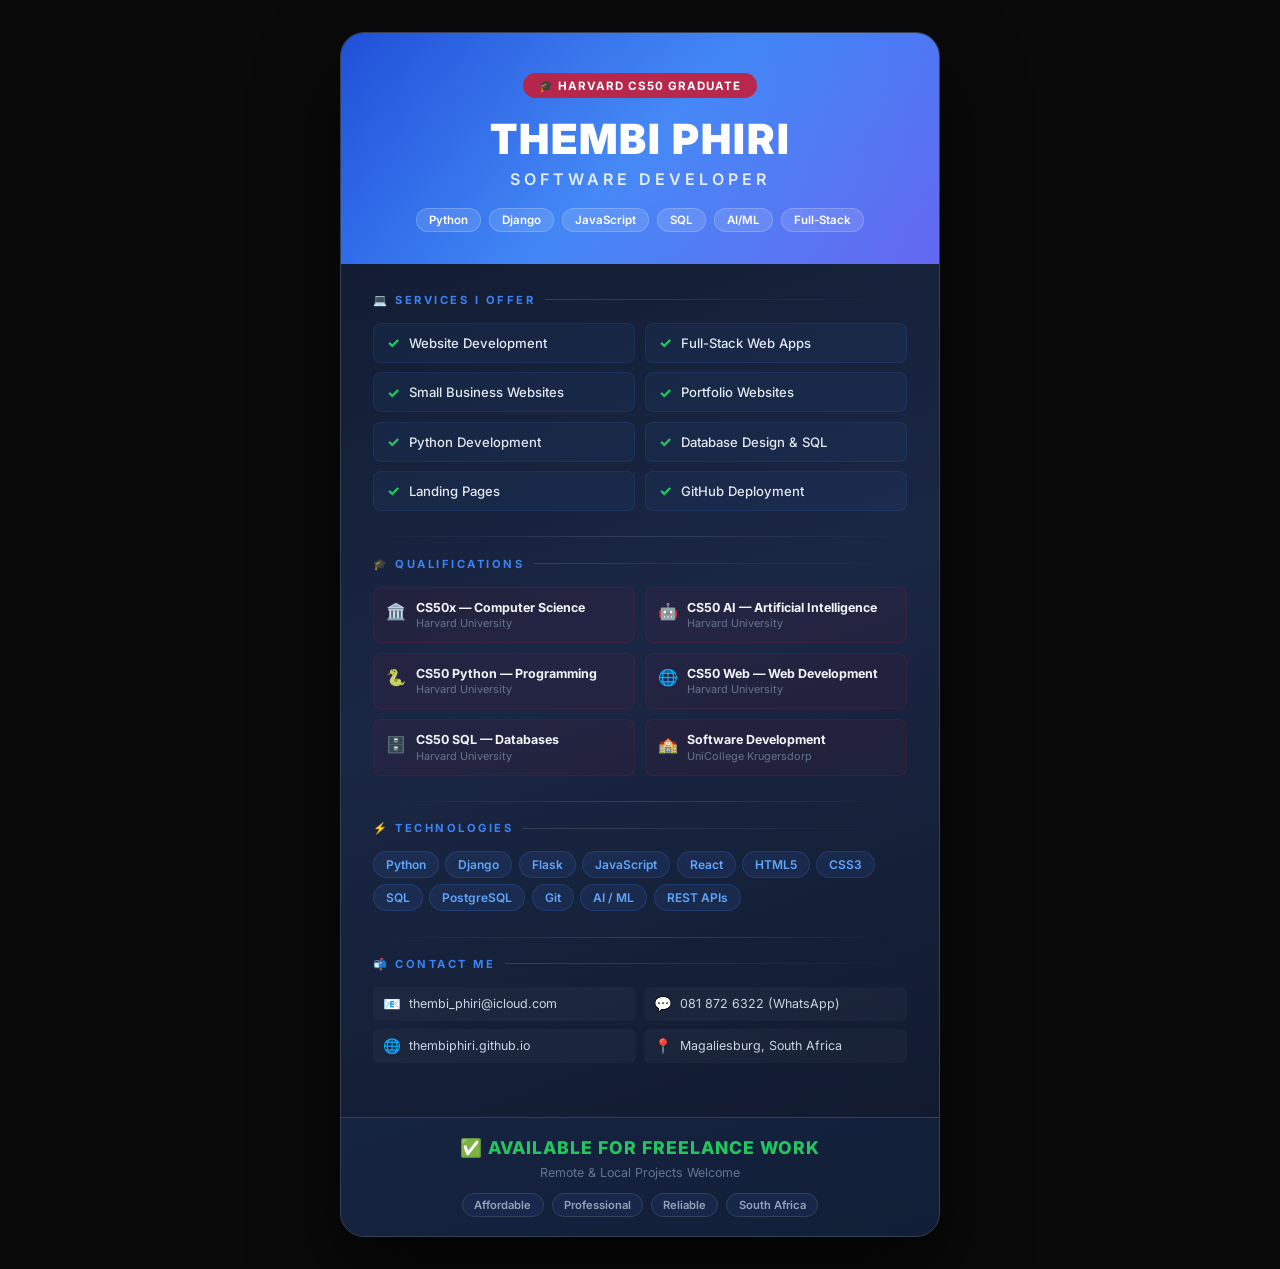
<file: poster.html>
<!DOCTYPE html>
<html lang="en">
<head>
  <meta charset="UTF-8" />
  <meta name="viewport" content="width=device-width, initial-scale=1.0" />
  <title>Thembi Phiri - Services Poster</title>
  <link href="https://fonts.googleapis.com/css2?family=Inter:wght@400;600;700;800;900&display=swap" rel="stylesheet" />
  <style>
    * { margin: 0; padding: 0; box-sizing: border-box; }

    body {
      font-family: 'Inter', sans-serif;
      background: #0a0a0a;
      display: flex;
      justify-content: center;
      align-items: center;
      min-height: 100vh;
      padding: 2rem;
    }

    .poster {
      width: 600px;
      background: linear-gradient(160deg, #0f172a 0%, #1a2744 50%, #0f172a 100%);
      border-radius: 24px;
      overflow: hidden;
      box-shadow: 0 40px 80px rgba(0, 0, 0, 0.6);
      border: 1px solid #334155;
    }

    /* HEADER */
    .poster-header {
      background: linear-gradient(135deg, #1d4ed8 0%, #3b82f6 50%, #6366f1 100%);
      padding: 2.5rem 2rem 2rem;
      text-align: center;
      position: relative;
      overflow: hidden;
    }

    .poster-header::before {
      content: '';
      position: absolute;
      top: -50%; left: -50%;
      width: 200%; height: 200%;
      background: radial-gradient(circle, rgba(255,255,255,0.06) 0%, transparent 60%);
    }

    .harvard-badge {
      display: inline-flex;
      align-items: center;
      gap: 0.4rem;
      background: rgba(196, 30, 58, 0.9);
      color: white;
      padding: 0.35rem 1rem;
      border-radius: 50px;
      font-size: 0.72rem;
      font-weight: 700;
      letter-spacing: 1px;
      text-transform: uppercase;
      margin-bottom: 1rem;
      position: relative;
      z-index: 1;
    }

    .poster-header h1 {
      font-size: 2.6rem;
      font-weight: 900;
      color: white;
      letter-spacing: 2px;
      text-transform: uppercase;
      margin-bottom: 0.3rem;
      position: relative;
      z-index: 1;
    }

    .poster-header h2 {
      font-size: 1rem;
      font-weight: 600;
      color: rgba(255, 255, 255, 0.85);
      letter-spacing: 4px;
      text-transform: uppercase;
      margin-bottom: 1.2rem;
      position: relative;
      z-index: 1;
    }

    .header-tags {
      display: flex;
      gap: 0.5rem;
      justify-content: center;
      flex-wrap: wrap;
      position: relative;
      z-index: 1;
    }

    .header-tag {
      background: rgba(255, 255, 255, 0.12);
      color: white;
      padding: 0.25rem 0.75rem;
      border-radius: 50px;
      font-size: 0.72rem;
      font-weight: 600;
      border: 1px solid rgba(255, 255, 255, 0.2);
    }

    /* BODY */
    .poster-body { padding: 1.8rem 2rem; }

    .section-title {
      font-size: 0.7rem;
      font-weight: 700;
      color: #3b82f6;
      text-transform: uppercase;
      letter-spacing: 2.5px;
      margin-bottom: 1rem;
      display: flex;
      align-items: center;
      gap: 0.6rem;
    }

    .section-title::after {
      content: '';
      flex: 1;
      height: 1px;
      background: linear-gradient(to right, #334155, transparent);
    }

    .poster-section { margin-bottom: 1.6rem; }

    /* SERVICES GRID */
    .services-grid {
      display: grid;
      grid-template-columns: 1fr 1fr;
      gap: 0.6rem;
    }

    .service-item {
      display: flex;
      align-items: center;
      gap: 0.6rem;
      padding: 0.65rem 0.8rem;
      background: rgba(59, 130, 246, 0.06);
      border: 1px solid rgba(59, 130, 246, 0.12);
      border-radius: 8px;
      font-size: 0.82rem;
      color: #e2e8f0;
      font-weight: 500;
      transition: all 0.2s;
    }

    .check {
      color: #22c55e;
      font-weight: 800;
      font-size: 0.9rem;
      flex-shrink: 0;
    }

    /* TECH TAGS */
    .tech-tags {
      display: flex;
      flex-wrap: wrap;
      gap: 0.4rem;
    }

    .tech-tag {
      background: rgba(59, 130, 246, 0.1);
      color: #60a5fa;
      padding: 0.3rem 0.75rem;
      border-radius: 50px;
      font-size: 0.75rem;
      font-weight: 600;
      border: 1px solid rgba(59, 130, 246, 0.2);
    }

    /* QUALIFICATIONS */
    .qual-grid {
      display: grid;
      grid-template-columns: 1fr 1fr;
      gap: 0.6rem;
    }

    .qual-item {
      display: flex;
      align-items: flex-start;
      gap: 0.6rem;
      padding: 0.75rem;
      background: rgba(196, 30, 58, 0.06);
      border: 1px solid rgba(196, 30, 58, 0.15);
      border-radius: 8px;
    }

    .qual-icon {
      color: #c41e3a;
      font-size: 1rem;
      flex-shrink: 0;
      margin-top: 0.1rem;
    }

    .qual-text h4 {
      font-size: 0.78rem;
      font-weight: 700;
      color: #f1f5f9;
      margin-bottom: 0.1rem;
    }

    .qual-text p {
      font-size: 0.68rem;
      color: #64748b;
    }

    /* CONTACT */
    .contact-grid {
      display: grid;
      grid-template-columns: 1fr 1fr;
      gap: 0.5rem;
    }

    .contact-item {
      display: flex;
      align-items: center;
      gap: 0.5rem;
      font-size: 0.78rem;
      color: #cbd5e1;
      padding: 0.5rem 0.6rem;
      background: rgba(255, 255, 255, 0.03);
      border-radius: 6px;
    }

    .contact-icon { font-size: 0.9rem; flex-shrink: 0; }
    .contact-icon.blue { color: #3b82f6; }
    .contact-icon.green { color: #25d366; }
    .contact-icon.red { color: #f87171; }
    .contact-icon.purple { color: #a78bfa; }

    /* DIVIDER */
    .divider {
      height: 1px;
      background: linear-gradient(to right, transparent, #334155, transparent);
      margin: 1.2rem 0;
    }

    /* FOOTER */
    .poster-footer {
      background: rgba(59, 130, 246, 0.06);
      border-top: 1px solid #334155;
      padding: 1.2rem 2rem;
      text-align: center;
    }

    .cta-text {
      font-size: 1.1rem;
      font-weight: 800;
      color: #22c55e;
      letter-spacing: 1px;
      text-transform: uppercase;
      margin-bottom: 0.4rem;
    }

    .footer-sub {
      font-size: 0.78rem;
      color: #64748b;
    }

    .footer-pills {
      display: flex;
      gap: 0.5rem;
      justify-content: center;
      margin-top: 0.8rem;
      flex-wrap: wrap;
    }

    .footer-pill {
      background: rgba(59, 130, 246, 0.08);
      color: #94a3b8;
      padding: 0.25rem 0.7rem;
      border-radius: 50px;
      font-size: 0.7rem;
      font-weight: 600;
      border: 1px solid #334155;
    }
  </style>
</head>
<body>
  <div class="poster">

    <!-- HEADER -->
    <div class="poster-header">
      <div class="harvard-badge">🎓 Harvard CS50 Graduate</div>
      <h1>THEMBI PHIRI</h1>
      <h2>Software Developer</h2>
      <div class="header-tags">
        <span class="header-tag">Python</span>
        <span class="header-tag">Django</span>
        <span class="header-tag">JavaScript</span>
        <span class="header-tag">SQL</span>
        <span class="header-tag">AI/ML</span>
        <span class="header-tag">Full-Stack</span>
      </div>
    </div>

    <!-- BODY -->
    <div class="poster-body">

      <!-- SERVICES -->
      <div class="poster-section">
        <div class="section-title">💻 Services I Offer</div>
        <div class="services-grid">
          <div class="service-item"><span class="check">✓</span> Website Development</div>
          <div class="service-item"><span class="check">✓</span> Full-Stack Web Apps</div>
          <div class="service-item"><span class="check">✓</span> Small Business Websites</div>
          <div class="service-item"><span class="check">✓</span> Portfolio Websites</div>
          <div class="service-item"><span class="check">✓</span> Python Development</div>
          <div class="service-item"><span class="check">✓</span> Database Design & SQL</div>
          <div class="service-item"><span class="check">✓</span> Landing Pages</div>
          <div class="service-item"><span class="check">✓</span> GitHub Deployment</div>
        </div>
      </div>

      <div class="divider"></div>

      <!-- QUALIFICATIONS -->
      <div class="poster-section">
        <div class="section-title">🎓 Qualifications</div>
        <div class="qual-grid">
          <div class="qual-item">
            <span class="qual-icon">🏛️</span>
            <div class="qual-text">
              <h4>CS50x — Computer Science</h4>
              <p>Harvard University</p>
            </div>
          </div>
          <div class="qual-item">
            <span class="qual-icon">🤖</span>
            <div class="qual-text">
              <h4>CS50 AI — Artificial Intelligence</h4>
              <p>Harvard University</p>
            </div>
          </div>
          <div class="qual-item">
            <span class="qual-icon">🐍</span>
            <div class="qual-text">
              <h4>CS50 Python — Programming</h4>
              <p>Harvard University</p>
            </div>
          </div>
          <div class="qual-item">
            <span class="qual-icon">🌐</span>
            <div class="qual-text">
              <h4>CS50 Web — Web Development</h4>
              <p>Harvard University</p>
            </div>
          </div>
          <div class="qual-item">
            <span class="qual-icon">🗄️</span>
            <div class="qual-text">
              <h4>CS50 SQL — Databases</h4>
              <p>Harvard University</p>
            </div>
          </div>
          <div class="qual-item">
            <span class="qual-icon">🏫</span>
            <div class="qual-text">
              <h4>Software Development</h4>
              <p>UniCollege Krugersdorp</p>
            </div>
          </div>
        </div>
      </div>

      <div class="divider"></div>

      <!-- TECHNOLOGIES -->
      <div class="poster-section">
        <div class="section-title">⚡ Technologies</div>
        <div class="tech-tags">
          <span class="tech-tag">Python</span>
          <span class="tech-tag">Django</span>
          <span class="tech-tag">Flask</span>
          <span class="tech-tag">JavaScript</span>
          <span class="tech-tag">React</span>
          <span class="tech-tag">HTML5</span>
          <span class="tech-tag">CSS3</span>
          <span class="tech-tag">SQL</span>
          <span class="tech-tag">PostgreSQL</span>
          <span class="tech-tag">Git</span>
          <span class="tech-tag">AI / ML</span>
          <span class="tech-tag">REST APIs</span>
        </div>
      </div>

      <div class="divider"></div>

      <!-- CONTACT -->
      <div class="poster-section">
        <div class="section-title">📬 Contact Me</div>
        <div class="contact-grid">
          <div class="contact-item">
            <span class="contact-icon blue">📧</span>
            thembi_phiri@icloud.com
          </div>
          <div class="contact-item">
            <span class="contact-icon green">💬</span>
            081 872 6322 (WhatsApp)
          </div>
          <div class="contact-item">
            <span class="contact-icon purple">🌐</span>
            thembiphiri.github.io
          </div>
          <div class="contact-item">
            <span class="contact-icon red">📍</span>
            Magaliesburg, South Africa
          </div>
        </div>
      </div>

    </div>

    <!-- FOOTER -->
    <div class="poster-footer">
      <div class="cta-text">✅ Available for Freelance Work</div>
      <p class="footer-sub">Remote & Local Projects Welcome</p>
      <div class="footer-pills">
        <span class="footer-pill">Affordable</span>
        <span class="footer-pill">Professional</span>
        <span class="footer-pill">Reliable</span>
        <span class="footer-pill">South Africa</span>
      </div>
    </div>

  </div>
</body>
</html>
</file>
<file: style.css>
/* ========================================
   ROOT VARIABLES
======================================== */
:root {
  --bg-primary: #0f172a;
  --bg-secondary: #1e293b;
  --bg-card: #1e293b;
  --accent: #3b82f6;
  --accent-hover: #2563eb;
  --accent-green: #22c55e;
  --accent-whatsapp: #25d366;
  --text-primary: #f1f5f9;
  --text-secondary: #94a3b8;
  --text-muted: #64748b;
  --border: #334155;
  --shadow: rgba(0, 0, 0, 0.3);
  --harvard-red: #c41e3a;
  --python-blue: #306998;
  --ai-purple: #7c3aed;
  --sql-orange: #ea580c;
  --radius: 12px;
  --radius-sm: 8px;
  --transition: all 0.3s ease;
}

/* ========================================
   RESET & BASE
======================================== */
*, *::before, *::after {
  margin: 0;
  padding: 0;
  box-sizing: border-box;
}

html { scroll-behavior: smooth; }

body {
  font-family: 'Inter', Arial, sans-serif;
  background: var(--bg-primary);
  color: var(--text-primary);
  line-height: 1.7;
  overflow-x: hidden;
}

a { text-decoration: none; color: inherit; transition: var(--transition); }
ul { list-style: none; }
img { max-width: 100%; }

/* ========================================
   UTILITIES
======================================== */
.accent { color: var(--accent); }

.container {
  max-width: 1100px;
  margin: 0 auto;
  padding: 0 1.5rem;
}

.section { padding: 5rem 0; }
.section-dark { background: var(--bg-secondary); }

.section-header {
  text-align: center;
  margin-bottom: 3rem;
}

.section-tag {
  display: inline-block;
  background: rgba(59, 130, 246, 0.15);
  color: var(--accent);
  font-size: 0.8rem;
  font-weight: 600;
  letter-spacing: 2px;
  text-transform: uppercase;
  padding: 0.4rem 1rem;
  border-radius: 50px;
  margin-bottom: 1rem;
}

.section-title {
  font-size: 2.2rem;
  font-weight: 800;
  margin-bottom: 0.8rem;
}

.section-line {
  width: 60px;
  height: 4px;
  background: var(--accent);
  border-radius: 2px;
  margin: 0 auto 1.5rem;
}

.section-description {
  color: var(--text-secondary);
  max-width: 600px;
  margin: 0 auto;
  font-size: 1rem;
}

/* ========================================
   BUTTONS
======================================== */
.btn {
  display: inline-flex;
  align-items: center;
  gap: 0.5rem;
  padding: 0.8rem 1.5rem;
  border-radius: var(--radius-sm);
  font-weight: 600;
  font-size: 0.95rem;
  cursor: pointer;
  border: none;
  transition: var(--transition);
  text-decoration: none;
}

.btn-primary { background: var(--accent); color: white; }
.btn-primary:hover {
  background: var(--accent-hover);
  transform: translateY(-2px);
  box-shadow: 0 8px 25px rgba(59, 130, 246, 0.35);
}

.btn-secondary { background: var(--accent-green); color: white; }
.btn-secondary:hover { background: #16a34a; transform: translateY(-2px); }

.btn-outline {
  background: transparent;
  color: var(--text-primary);
  border: 2px solid var(--border);
}
.btn-outline:hover {
  border-color: var(--accent);
  color: var(--accent);
  transform: translateY(-2px);
}

.btn-whatsapp { background: var(--accent-whatsapp); color: white; }
.btn-whatsapp:hover {
  background: #1ebe5d;
  transform: translateY(-2px);
  box-shadow: 0 8px 25px rgba(37, 211, 102, 0.35);
}

.btn-full { width: 100%; justify-content: center; }

/* ========================================
   NAVBAR
======================================== */
.navbar {
  position: fixed;
  top: 0; left: 0; right: 0;
  z-index: 1000;
  background: rgba(15, 23, 42, 0.95);
  backdrop-filter: blur(12px);
  border-bottom: 1px solid var(--border);
  transition: var(--transition);
}

.nav-container {
  max-width: 1100px;
  margin: 0 auto;
  padding: 1rem 1.5rem;
  display: flex;
  align-items: center;
  justify-content: space-between;
}

.logo-text { font-size: 1.4rem; font-weight: 800; color: var(--text-primary); }

.nav-links {
  display: flex;
  align-items: center;
  gap: 0.3rem;
}

.nav-link {
  padding: 0.4rem 0.8rem;
  border-radius: var(--radius-sm);
  color: var(--text-secondary);
  font-size: 0.9rem;
  font-weight: 500;
  transition: var(--transition);
}

.nav-link:hover, .nav-link.active {
  color: var(--accent);
  background: rgba(59, 130, 246, 0.1);
}

.hamburger {
  display: none;
  flex-direction: column;
  gap: 5px;
  cursor: pointer;
}

.hamburger span {
  display: block;
  width: 25px;
  height: 2px;
  background: var(--text-primary);
  border-radius: 2px;
  transition: var(--transition);
}

/* ========================================
   HERO
======================================== */
.hero {
  min-height: 100vh;
  display: flex;
  flex-direction: column;
  align-items: center;
  justify-content: center;
  padding: 8rem 1.5rem 4rem;
  background: linear-gradient(135deg, #0f172a 0%, #1e293b 50%, #0f172a 100%);
  position: relative;
  overflow: hidden;
  text-align: center;
}

.hero::before {
  content: '';
  position: absolute;
  top: -50%; left: -50%;
  width: 200%; height: 200%;
  background:
    radial-gradient(circle at 30% 40%, rgba(59,130,246,0.08) 0%, transparent 50%),
    radial-gradient(circle at 70% 60%, rgba(124,58,237,0.06) 0%, transparent 50%);
  pointer-events: none;
}

.hero-container { max-width: 800px; position: relative; z-index: 1; }

.hero-badge {
  display: inline-flex;
  align-items: center;
  gap: 0.5rem;
  background: rgba(59, 130, 246, 0.12);
  border: 1px solid rgba(59, 130, 246, 0.25);
  color: var(--accent);
  padding: 0.5rem 1.2rem;
  border-radius: 50px;
  font-size: 0.85rem;
  font-weight: 500;
  margin-bottom: 1.5rem;
  animation: fadeInDown 0.8s ease;
}

.hero-title {
  font-size: clamp(2.2rem, 6vw, 3.8rem);
  font-weight: 800;
  line-height: 1.2;
  margin-bottom: 1rem;
  animation: fadeInUp 0.8s ease 0.2s both;
}

.hero-subtitle {
  font-size: 1.2rem;
  color: var(--text-secondary);
  margin-bottom: 1rem;
  animation: fadeInUp 0.8s ease 0.3s both;
}

.hero-description {
  color: var(--text-secondary);
  font-size: 1rem;
  max-width: 600px;
  margin: 0 auto 2rem;
  animation: fadeInUp 0.8s ease 0.4s both;
}

.hero-buttons {
  display: flex;
  gap: 1rem;
  justify-content: center;
  flex-wrap: wrap;
  margin-bottom: 3rem;
  animation: fadeInUp 0.8s ease 0.5s both;
}

.hero-stats {
  display: flex;
  gap: 2rem;
  justify-content: center;
  flex-wrap: wrap;
  animation: fadeInUp 0.8s ease 0.6s both;
}

.stat { text-align: center; }
.stat-number { display: block; font-size: 2rem; font-weight: 800; color: var(--accent); }
.stat-label { font-size: 0.8rem; color: var(--text-muted); text-transform: uppercase; letter-spacing: 1px; }

.hero-scroll {
  position: absolute;
  bottom: 2rem;
  left: 50%;
  transform: translateX(-50%);
  animation: bounce 2s infinite;
}
.hero-scroll a { color: var(--text-muted); font-size: 1.2rem; }

/* ========================================
   ABOUT
======================================== */
.about-grid {
  display: grid;
  grid-template-columns: 300px 1fr;
  gap: 3rem;
  align-items: start;
}

.about-image-placeholder {
  width: 100%;
  aspect-ratio: 1;
  background: var(--bg-secondary);
  border-radius: var(--radius);
  border: 2px dashed var(--border);
  display: flex;
  flex-direction: column;
  align-items: center;
  justify-content: center;
  gap: 1rem;
  color: var(--text-muted);
}

.about-image-placeholder i { font-size: 5rem; color: var(--border); }
.about-image-placeholder p { font-size: 0.85rem; }

.about-image-wrapper { position: relative; }

.about-location-badge {
  position: absolute;
  bottom: -1rem;
  left: 50%;
  transform: translateX(-50%);
  background: var(--accent);
  color: white;
  padding: 0.5rem 1rem;
  border-radius: 50px;
  font-size: 0.8rem;
  font-weight: 600;
  white-space: nowrap;
  display: flex;
  align-items: center;
  gap: 0.4rem;
}

.about-heading { font-size: 1.4rem; font-weight: 700; margin-bottom: 1.2rem; }
.about-text { color: var(--text-secondary); margin-bottom: 1rem; font-size: 0.95rem; }

.about-info-grid {
  display: grid;
  grid-template-columns: 1fr 1fr;
  gap: 1rem;
  margin: 1.5rem 0;
}

.about-info-item {
  display: flex;
  align-items: flex-start;
  gap: 0.8rem;
  padding: 0.8rem;
  background: var(--bg-secondary);
  border-radius: var(--radius-sm);
  border: 1px solid var(--border);
}

.about-info-item i { color: var(--accent); font-size: 1rem; margin-top: 0.2rem; flex-shrink: 0; }
.about-info-item div { display: flex; flex-direction: column; }
.info-label { font-size: 0.72rem; color: var(--text-muted); text-transform: uppercase; letter-spacing: 1px; margin-bottom: 0.2rem; }
.info-value { font-size: 0.88rem; color: var(--text-primary); font-weight: 500; }
.available { color: var(--accent-green) !important; }
.about-buttons { display: flex; gap: 1rem; flex-wrap: wrap; }

/* ========================================
   CV SECTION
======================================== */
.cv-container {
  display: flex;
  flex-direction: column;
  gap: 2rem;
}

.cv-section {
  background: var(--bg-secondary);
  border: 1px solid var(--border);
  border-radius: var(--radius);
  padding: 2rem;
  transition: var(--transition);
}

.cv-section:hover {
  border-color: var(--accent);
  box-shadow: 0 8px 30px var(--shadow);
}

.cv-section-header {
  display: flex;
  align-items: center;
  gap: 0.8rem;
  margin-bottom: 1.5rem;
  padding-bottom: 1rem;
  border-bottom: 2px solid var(--accent);
}

.cv-section-header i { color: var(--accent); font-size: 1.3rem; }
.cv-section-header h3 { font-size: 1.15rem; font-weight: 700; color: var(--text-primary); }

.cv-details-grid {
  display: grid;
  grid-template-columns: 1fr 1fr;
  gap: 1rem;
}

.cv-detail {
  display: flex;
  flex-direction: column;
  gap: 0.2rem;
  padding: 0.8rem;
  background: var(--bg-primary);
  border-radius: var(--radius-sm);
  border: 1px solid var(--border);
}

.cv-label {
  font-size: 0.72rem;
  color: var(--text-muted);
  text-transform: uppercase;
  letter-spacing: 1px;
  font-weight: 600;
}

.cv-value { font-size: 0.9rem; color: var(--text-primary); font-weight: 500; }
.cv-value a { color: var(--accent); }
.cv-value a:hover { text-decoration: underline; }

.cv-entry {
  background: var(--bg-primary);
  border: 1px solid var(--border);
  border-radius: var(--radius-sm);
  padding: 1.5rem;
  transition: var(--transition);
}

.cv-entry:hover { border-color: rgba(59, 130, 246, 0.3); }

.cv-entry-header {
  display: flex;
  align-items: flex-start;
  justify-content: space-between;
  gap: 1rem;
  margin-bottom: 1rem;
  flex-wrap: wrap;
}

.cv-entry-title h4 { font-size: 1.05rem; font-weight: 700; color: var(--text-primary); margin-bottom: 0.3rem; }
.cv-institution { color: var(--accent); font-size: 0.88rem; font-weight: 500; }

.cv-entry-badge {
  background: rgba(59, 130, 246, 0.12);
  color: var(--accent);
  padding: 0.3rem 0.8rem;
  border-radius: 50px;
  font-size: 0.75rem;
  font-weight: 600;
  white-space: nowrap;
}

.completed-badge { background: rgba(34, 197, 94, 0.12); color: var(--accent-green); }
.experience-badge { background: rgba(124, 58, 237, 0.12); color: #a78bfa; }

.cv-entry-description {
  color: var(--text-secondary);
  font-size: 0.9rem;
  line-height: 1.7;
  margin-bottom: 1rem;
}

.cv-subjects, .cv-skills-gained { margin-top: 1rem; }

.cv-subjects h5, .cv-skills-gained h5 {
  font-size: 0.85rem;
  font-weight: 600;
  color: var(--text-primary);
  margin-bottom: 0.6rem;
  display: flex;
  align-items: center;
  gap: 0.4rem;
}

.cv-subjects h5 i, .cv-skills-gained h5 i { color: var(--accent); font-size: 0.85rem; }

.cv-subject-list { display: flex; flex-wrap: wrap; gap: 0.5rem; }

.cv-subject-item {
  background: rgba(59, 130, 246, 0.08);
  color: var(--accent);
  border: 1px solid rgba(59, 130, 246, 0.15);
  padding: 0.3rem 0.7rem;
  border-radius: 6px;
  font-size: 0.8rem;
  font-weight: 500;
}

.cv-training-grid { display: flex; flex-direction: column; gap: 1rem; }

.cv-training-item {
  display: flex;
  align-items: flex-start;
  gap: 1rem;
  padding: 1.2rem;
  background: var(--bg-primary);
  border: 1px solid var(--border);
  border-radius: var(--radius-sm);
  transition: var(--transition);
}

.cv-training-item:hover { border-color: rgba(196, 30, 58, 0.3); }

.cv-training-icon {
  width: 40px;
  height: 40px;
  border-radius: 8px;
  display: flex;
  align-items: center;
  justify-content: center;
  font-size: 1rem;
  flex-shrink: 0;
}

.harvard-icon { background: rgba(196, 30, 58, 0.12); color: var(--harvard-red); }
.typing-icon { background: rgba(59, 130, 246, 0.12); color: var(--accent); }

.cv-training-info { flex: 1; }
.cv-training-info h4 { font-size: 0.92rem; font-weight: 700; color: var(--text-primary); margin-bottom: 0.2rem; }
.cv-training-info p { font-size: 0.82rem; color: var(--text-secondary); margin-bottom: 0.5rem; }

.cv-training-tags { display: flex; flex-wrap: wrap; gap: 0.3rem; }
.cv-training-tags span {
  background: rgba(59, 130, 246, 0.08);
  color: var(--accent);
  padding: 0.15rem 0.45rem;
  border-radius: 4px;
  font-size: 0.7rem;
  font-weight: 500;
}

.cv-training-status {
  font-size: 0.75rem;
  font-weight: 600;
  color: var(--accent-green);
  white-space: nowrap;
  flex-shrink: 0;
}

.cv-skills-categories {
  display: grid;
  grid-template-columns: 1fr 1fr;
  gap: 1.2rem;
}

.cv-skill-group {
  background: var(--bg-primary);
  border: 1px solid var(--border);
  border-radius: var(--radius-sm);
  padding: 1.2rem;
}

.cv-skill-group h5 {
  font-size: 0.85rem;
  font-weight: 700;
  color: var(--text-primary);
  margin-bottom: 0.8rem;
  padding-bottom: 0.5rem;
  border-bottom: 1px solid var(--border);
}

.cv-attributes-grid {
  display: grid;
  grid-template-columns: 1fr 1fr;
  gap: 0.8rem;
}

.cv-attribute {
  display: flex;
  align-items: center;
  gap: 0.6rem;
  padding: 0.7rem;
  background: var(--bg-primary);
  border-radius: var(--radius-sm);
  font-size: 0.88rem;
  color: var(--text-secondary);
}

.cv-attribute i { color: var(--accent-green); font-size: 0.85rem; flex-shrink: 0; }

.cv-references-grid {
  display: grid;
  grid-template-columns: repeat(auto-fit, minmax(280px, 1fr));
  gap: 1rem;
  margin-bottom: 1rem;
}

.cv-reference-card {
  display: flex;
  align-items: center;
  gap: 1rem;
  padding: 1.2rem;
  background: var(--bg-primary);
  border: 1px solid var(--border);
  border-radius: var(--radius-sm);
}

.cv-reference-icon {
  width: 50px;
  height: 50px;
  background: rgba(59, 130, 246, 0.12);
  color: var(--accent);
  border-radius: 50%;
  display: flex;
  align-items: center;
  justify-content: center;
  font-size: 1.2rem;
  flex-shrink: 0;
}

.cv-reference-info h4 { font-size: 1rem; font-weight: 700; color: var(--text-primary); margin-bottom: 0.2rem; }
.cv-reference-position { color: var(--accent); font-size: 0.85rem; font-weight: 500; margin-bottom: 0.3rem; }
.cv-reference-contact { color: var(--text-secondary); font-size: 0.85rem; display: flex; align-items: center; gap: 0.4rem; }
.cv-reference-contact i { color: var(--accent-green); font-size: 0.8rem; }

.cv-reference-note {
  color: var(--text-muted);
  font-size: 0.82rem;
  font-style: italic;
  display: flex;
  align-items: center;
  gap: 0.5rem;
}

.cv-reference-note i { color: var(--accent); }

/* ========================================
   EDUCATION
======================================== */
.education-grid { display: grid; gap: 2rem; }

.education-card {
  background: var(--bg-primary);
  border: 1px solid var(--border);
  border-radius: var(--radius);
  padding: 2rem;
  transition: var(--transition);
}

.education-card:hover {
  border-color: var(--accent);
  transform: translateY(-3px);
  box-shadow: 0 12px 40px var(--shadow);
}

.education-card.featured { border-color: rgba(196, 30, 58, 0.4); }
.education-card.featured:hover { border-color: var(--harvard-red); }

.edu-card-header { display: flex; align-items: center; gap: 1rem; margin-bottom: 1.2rem; flex-wrap: wrap; }

.edu-icon {
  width: 50px; height: 50px;
  border-radius: var(--radius-sm);
  display: flex; align-items: center; justify-content: center;
  font-size: 1.4rem; flex-shrink: 0;
}

.edu-icon.harvard { background: rgba(196, 30, 58, 0.15); color: var(--harvard-red); }
.edu-icon.unicollege { background: rgba(59, 130, 246, 0.15); color: var(--accent); }

.edu-header-text h3 { font-size: 1.1rem; font-weight: 700; }
.edu-header-text p { color: var(--text-muted); font-size: 0.85rem; }

.edu-badge {
  margin-left: auto;
  background: rgba(196, 30, 58, 0.15);
  color: var(--harvard-red);
  padding: 0.3rem 0.8rem;
  border-radius: 50px;
  font-size: 0.75rem;
  font-weight: 600;
}

.edu-badge.local { background: rgba(59, 130, 246, 0.15); color: var(--accent); }
.edu-description { color: var(--text-secondary); font-size: 0.9rem; margin-bottom: 1.5rem; }

.cs50-courses { display: grid; gap: 1rem; }

.cs50-course {
  display: flex;
  align-items: flex-start;
  gap: 1rem;
  padding: 1rem;
  background: var(--bg-secondary);
  border-radius: var(--radius-sm);
  border: 1px solid var(--border);
  transition: var(--transition);
}

.cs50-course:hover { border-color: rgba(196, 30, 58, 0.4); }

.cs50-course-icon {
  width: 38px; height: 38px;
  background: rgba(196, 30, 58, 0.12);
  color: var(--harvard-red);
  border-radius: 8px;
  display: flex; align-items: center; justify-content: center;
  font-size: 1rem; flex-shrink: 0;
}

.cs50-course-info { flex: 1; }
.cs50-course-info h4 { font-size: 0.95rem; font-weight: 700; margin-bottom: 0.2rem; }
.cs50-course-info p { font-size: 0.8rem; color: var(--text-secondary); margin-bottom: 0.5rem; }

.cs50-tags { display: flex; flex-wrap: wrap; gap: 0.3rem; }
.cs50-tags span {
  background: rgba(59, 130, 246, 0.1);
  color: var(--accent);
  padding: 0.15rem 0.5rem;
  border-radius: 4px;
  font-size: 0.7rem;
  font-weight: 500;
}

.cs50-status { font-size: 0.75rem; font-weight: 600; white-space: nowrap; flex-shrink: 0; }
.cs50-status.completed { color: var(--accent-green); }

.edu-details { display: grid; gap: 0.5rem; margin-bottom: 1.2rem; }

.edu-detail-item {
  display: flex;
  align-items: center;
  gap: 0.8rem;
  font-size: 0.9rem;
  color: var(--text-secondary);
}

.edu-detail-item i { color: var(--accent-green); font-size: 0.85rem; }

.edu-status-row {
  display: flex;
  align-items: center;
  justify-content: space-between;
  flex-wrap: wrap;
  gap: 0.5rem;
}

.edu-completed { color: var(--accent-green); font-size: 0.85rem; font-weight: 600; display: flex; align-items: center; gap: 0.4rem; }
.edu-location { color: var(--text-muted); font-size: 0.82rem; display: flex; align-items: center; gap: 0.4rem; }

/* ========================================
   SKILLS
======================================== */
.skills-grid {
  display: grid;
  grid-template-columns: repeat(auto-fit, minmax(300px, 1fr));
  gap: 1.5rem;
}

.skill-category {
  background: var(--bg-secondary);
  border: 1px solid var(--border);
  border-radius: var(--radius);
  padding: 1.5rem;
  transition: var(--transition);
}

.skill-category:hover {
  border-color: var(--accent);
  transform: translateY(-3px);
  box-shadow: 0 10px 30px var(--shadow);
}

.skill-category-header {
  display: flex;
  align-items: center;
  gap: 0.8rem;
  margin-bottom: 1.2rem;
  padding-bottom: 0.8rem;
  border-bottom: 1px solid var(--border);
}

.skill-category-header i { color: var(--accent); font-size: 1.2rem; }
.skill-category-header h3 { font-size: 1rem; font-weight: 700; }

.skill-items { display: flex; flex-wrap: wrap; gap: 0.6rem; }

.skill-item {
  display: flex;
  align-items: center;
  gap: 0.4rem;
  background: rgba(59, 130, 246, 0.08);
  border: 1px solid rgba(59, 130, 246, 0.15);
  color: var(--text-secondary);
  padding: 0.4rem 0.8rem;
  border-radius: 6px;
  font-size: 0.82rem;
  font-weight: 500;
  transition: var(--transition);
}

.skill-item:hover {
  background: rgba(59, 130, 246, 0.2);
  color: var(--accent);
  border-color: var(--accent);
}

.skill-item i { color: var(--accent); font-size: 0.9rem; }

/* ========================================
   PROJECTS
======================================== */
.projects-filter {
  display: flex;
  gap: 0.5rem;
  justify-content: center;
  flex-wrap: wrap;
  margin-bottom: 2.5rem;
}

.filter-btn {
  padding: 0.5rem 1.2rem;
  border-radius: 50px;
  border: 1px solid var(--border);
  background: transparent;
  color: var(--text-secondary);
  font-size: 0.85rem;
  font-weight: 500;
  cursor: pointer;
  transition: var(--transition);
}

.filter-btn:hover, .filter-btn.active {
  background: var(--accent);
  border-color: var(--accent);
  color: white;
}

.projects-grid {
  display: grid;
  grid-template-columns: repeat(auto-fit, minmax(300px, 1fr));
  gap: 1.5rem;
  margin-bottom: 2.5rem;
}

.project-card {
  background: var(--bg-primary);
  border: 1px solid var(--border);
  border-radius: var(--radius);
  overflow: hidden;
  transition: var(--transition);
  display: flex;
  flex-direction: column;
}

.project-card:hover {
  transform: translateY(-5px);
  box-shadow: 0 15px 40px var(--shadow);
  border-color: var(--accent);
}

.project-card-header {
  padding: 1rem 1.2rem;
  display: flex;
  align-items: center;
  justify-content: space-between;
  font-size: 1.2rem;
}

.project-card-header.web { background: rgba(59, 130, 246, 0.12); color: var(--accent); }
.project-card-header.ai { background: rgba(124, 58, 237, 0.12); color: #a78bfa; }
.project-card-header.python { background: rgba(48, 105, 152, 0.12); color: #60a5fa; }
.project-card-header.sql { background: rgba(234, 88, 12, 0.12); color: #fb923c; }
.project-card-header.scratch { background: rgba(234, 179, 8, 0.12); color: #facc15; }
.project-card-header.unicollege { background: rgba(34, 197, 94, 0.12); color: var(--accent-green); }

.project-source {
  font-size: 0.75rem;
  font-weight: 600;
  padding: 0.2rem 0.6rem;
  background: rgba(255, 255, 255, 0.08);
  border-radius: 4px;
}

.project-card-body { padding: 1.2rem; flex: 1; }
.project-card-body h3 { font-size: 1rem; font-weight: 700; margin-bottom: 0.6rem; }
.project-card-body p { color: var(--text-secondary); font-size: 0.875rem; margin-bottom: 1rem; line-height: 1.6; }

.project-tags { display: flex; flex-wrap: wrap; gap: 0.4rem; }
.project-tags span {
  background: rgba(59, 130, 246, 0.08);
  color: var(--accent);
  border: 1px solid rgba(59, 130, 246, 0.15);
  padding: 0.2rem 0.55rem;
  border-radius: 4px;
  font-size: 0.72rem;
  font-weight: 500;
}

.project-card-footer { padding: 1rem 1.2rem; border-top: 1px solid var(--border); }

.project-link {
  display: inline-flex;
  align-items: center;
  gap: 0.4rem;
  color: var(--accent);
  font-size: 0.85rem;
  font-weight: 600;
  transition: var(--transition);
}

.project-link:hover { color: var(--accent-hover); gap: 0.6rem; }
.projects-cta { text-align: center; }

/* ========================================
   SERVICES
======================================== */
.services-grid {
  display: grid;
  grid-template-columns: repeat(auto-fit, minmax(300px, 1fr));
  gap: 1.5rem;
  margin-bottom: 3rem;
}

.service-card {
  background: var(--bg-secondary);
  border: 1px solid var(--border);
  border-radius: var(--radius);
  padding: 2rem;
  transition: var(--transition);
  position: relative;
}

.service-card:hover {
  border-color: var(--accent);
  transform: translateY(-4px);
  box-shadow: 0 12px 35px var(--shadow);
}

.service-card.featured-service {
  border-color: var(--accent);
  background: rgba(59, 130, 246, 0.05);
}

.service-badge {
  position: absolute;
  top: -0.75rem;
  right: 1.5rem;
  background: var(--accent);
  color: white;
  font-size: 0.72rem;
  font-weight: 700;
  padding: 0.25rem 0.75rem;
  border-radius: 50px;
  text-transform: uppercase;
  letter-spacing: 1px;
}

.service-icon {
  width: 55px; height: 55px;
  background: rgba(59, 130, 246, 0.12);
  border-radius: var(--radius-sm);
  display: flex; align-items: center; justify-content: center;
  font-size: 1.4rem;
  color: var(--accent);
  margin-bottom: 1rem;
}

.service-card h3 { font-size: 1.05rem; font-weight: 700; margin-bottom: 0.8rem; }
.service-card p { color: var(--text-secondary); font-size: 0.88rem; margin-bottom: 1.2rem; line-height: 1.6; }

.service-list { display: flex; flex-direction: column; gap: 0.5rem; }
.service-list li { display: flex; align-items: center; gap: 0.6rem; font-size: 0.875rem; color: var(--text-secondary); }
.service-list li i { color: var(--accent-green); font-size: 0.8rem; flex-shrink: 0; }

.services-cta {
  text-align: center;
  display: flex;
  flex-direction: column;
  align-items: center;
  gap: 1rem;
}

.services-cta p { color: var(--text-secondary); font-size: 1rem; }

/* ========================================
   CONTACT
======================================== */
.contact-grid {
  display: grid;
  grid-template-columns: 1fr 1fr;
  gap: 3rem;
  align-items: start;
}

.contact-info h3 { font-size: 1.4rem; font-weight: 700; margin-bottom: 1rem; }
.contact-info > p { color: var(--text-secondary); font-size: 0.9rem; margin-bottom: 2rem; line-height: 1.7; }

.contact-details { display: flex; flex-direction: column; gap: 1rem; margin-bottom: 2rem; }

.contact-detail-item { display: flex; align-items: center; gap: 1rem; }

.contact-icon {
  width: 42px; height: 42px;
  background: rgba(59, 130, 246, 0.12);
  color: var(--accent);
  border-radius: var(--radius-sm);
  display: flex; align-items: center; justify-content: center;
  font-size: 1rem; flex-shrink: 0;
}

.contact-icon.whatsapp { background: rgba(37, 211, 102, 0.12); color: var(--accent-whatsapp); }
.contact-icon.github { background: rgba(255, 255, 255, 0.06); color: var(--text-primary); }
.contact-icon.location { background: rgba(239, 68, 68, 0.12); color: #f87171; }

.contact-detail-item div { display: flex; flex-direction: column; }
.contact-label { font-size: 0.72rem; color: var(--text-muted); text-transform: uppercase; letter-spacing: 1px; }
.contact-value { color: var(--text-primary); font-size: 0.9rem; font-weight: 500; }
a.contact-value:hover { color: var(--accent); }

.contact-availability {
  display: flex;
  align-items: center;
  gap: 0.6rem;
  padding: 0.8rem 1rem;
  background: rgba(34, 197, 94, 0.08);
  border: 1px solid rgba(34, 197, 94, 0.2);
  border-radius: var(--radius-sm);
  font-size: 0.85rem;
  color: var(--accent-green);
  font-weight: 500;
}

.availability-dot {
  width: 8px; height: 8px;
  background: var(--accent-green);
  border-radius: 50%;
  animation: pulse 2s infinite;
  flex-shrink: 0;
}

.contact-form-wrapper {
  background: var(--bg-secondary);
  border: 1px solid var(--border);
  border-radius: var(--radius);
  padding: 2rem;
}

.contact-form { display: flex; flex-direction: column; gap: 1.2rem; }

.form-group { display: flex; flex-direction: column; gap: 0.4rem; }
.form-group label { font-size: 0.85rem; font-weight: 600; color: var(--text-secondary); }

.form-group input,
.form-group textarea {
  background: var(--bg-primary);
  border: 1px solid var(--border);
  border-radius: var(--radius-sm);
  padding: 0.8rem 1rem;
  color: var(--text-primary);
  font-size: 0.9rem;
  font-family: inherit;
  transition: var(--transition);
  outline: none;
  resize: vertical;
}

.form-group input:focus,
.form-group textarea:focus {
  border-color: var(--accent);
  box-shadow: 0 0 0 3px rgba(59, 130, 246, 0.1);
}

.form-group input::placeholder,
.form-group textarea::placeholder { color: var(--text-muted); }

/* ========================================
   FOOTER
======================================== */
.footer {
  background: var(--bg-secondary);
  border-top: 1px solid var(--border);
}

.footer-container {
  max-width: 1100px;
  margin: 0 auto;
  padding: 3rem 1.5rem 1.5rem;
}

.footer-top {
  display: grid;
  grid-template-columns: 2fr 1fr 1fr 1.5fr;
  gap: 2rem;
  margin-bottom: 2rem;
  padding-bottom: 2rem;
  border-bottom: 1px solid var(--border);
}

.footer-brand .logo-text { font-size: 1.3rem; display: block; margin-bottom: 0.8rem; }
.footer-brand p { color: var(--text-muted); font-size: 0.85rem; line-height: 1.6; margin-bottom: 1.2rem; }

.footer-socials { display: flex; gap: 0.6rem; }

.social-link {
  width: 38px; height: 38px;
  background: var(--bg-primary);
  border: 1px solid var(--border);
  border-radius: var(--radius-sm);
  display: flex; align-items: center; justify-content: center;
  color: var(--text-secondary);
  transition: var(--transition);
}

.social-link:hover {
  background: var(--accent);
  border-color: var(--accent);
  color: white;
  transform: translateY(-2px);
}

.social-link.whatsapp:hover { background: var(--accent-whatsapp); border-color: var(--accent-whatsapp); }

.footer-links h4, .footer-services h4, .footer-contact h4 {
  font-size: 0.9rem;
  font-weight: 700;
  margin-bottom: 1rem;
  color: var(--text-primary);
}

.footer-links ul, .footer-services ul, .footer-contact ul {
  display: flex;
  flex-direction: column;
  gap: 0.5rem;
}

.footer-links li a { color: var(--text-muted); font-size: 0.85rem; transition: var(--transition); }
.footer-links li a:hover { color: var(--accent); padding-left: 4px; }
.footer-services li { color: var(--text-muted); font-size: 0.85rem; }
.footer-contact li { color: var(--text-muted); font-size: 0.83rem; display: flex; align-items: center; gap: 0.5rem; }
.footer-contact li i { color: var(--accent); width: 14px; }

.footer-bottom {
  display: flex;
  justify-content: space-between;
  align-items: center;
  flex-wrap: wrap;
  gap: 0.5rem;
}

.footer-bottom p { color: var(--text-muted); font-size: 0.82rem; }

/* ========================================
   ANIMATIONS
======================================== */
@keyframes fadeInDown {
  from { opacity: 0; transform: translateY(-20px); }
  to { opacity: 1; transform: translateY(0); }
}

@keyframes fadeInUp {
  from { opacity: 0; transform: translateY(20px); }
  to { opacity: 1; transform: translateY(0); }
}

@keyframes bounce {
  0%, 100% { transform: translateX(-50%) translateY(0); }
  50% { transform: translateX(-50%) translateY(-8px); }
}

@keyframes pulse {
  0%, 100% { opacity: 1; transform: scale(1); }
  50% { opacity: 0.5; transform: scale(0.8); }
}

/* ========================================
   RESPONSIVE
======================================== */
@media (max-width: 900px) {
  .about-grid { grid-template-columns: 1fr; }
  .about-image-wrapper { max-width: 250px; margin: 0 auto; }
  .contact-grid { grid-template-columns: 1fr; }
  .footer-top { grid-template-columns: 1fr 1fr; }
}

@media (max-width: 768px) {
  .nav-links {
    position: fixed;
    top: 0; right: -100%;
    height: 100vh;
    width: 260px;
    background: var(--bg-secondary);
    flex-direction: column;
    padding: 5rem 2rem 2rem;
    gap: 0.5rem;
    transition: var(--transition);
    border-left: 1px solid var(--border);
    z-index: 999;
  }

  .nav-links.open { right: 0; }
  .nav-link { padding: 0.8rem 1rem; font-size: 1rem; width: 100%; }
  .hamburger { display: flex; z-index: 1000; }
  .about-info-grid { grid-template-columns: 1fr; }
  .hero-stats { gap: 1rem; }
  .section-title { font-size: 1.8rem; }
  .footer-top { grid-template-columns: 1fr; }
  .footer-bottom { flex-direction: column; text-align: center; }
  .cv-details-grid { grid-template-columns: 1fr; }
  .cv-skills-categories { grid-template-columns: 1fr; }
  .cv-attributes-grid { grid-template-columns: 1fr; }
  .cv-training-item { flex-direction: column; }
  .cv-training-status { align-self: flex-start; }
}

@media (max-width: 480px) {
  .hero-buttons { flex-direction: column; align-items: center; }
  .about-buttons { flex-direction: column; }
  .services-cta { flex-direction: column; }
}
</file>
